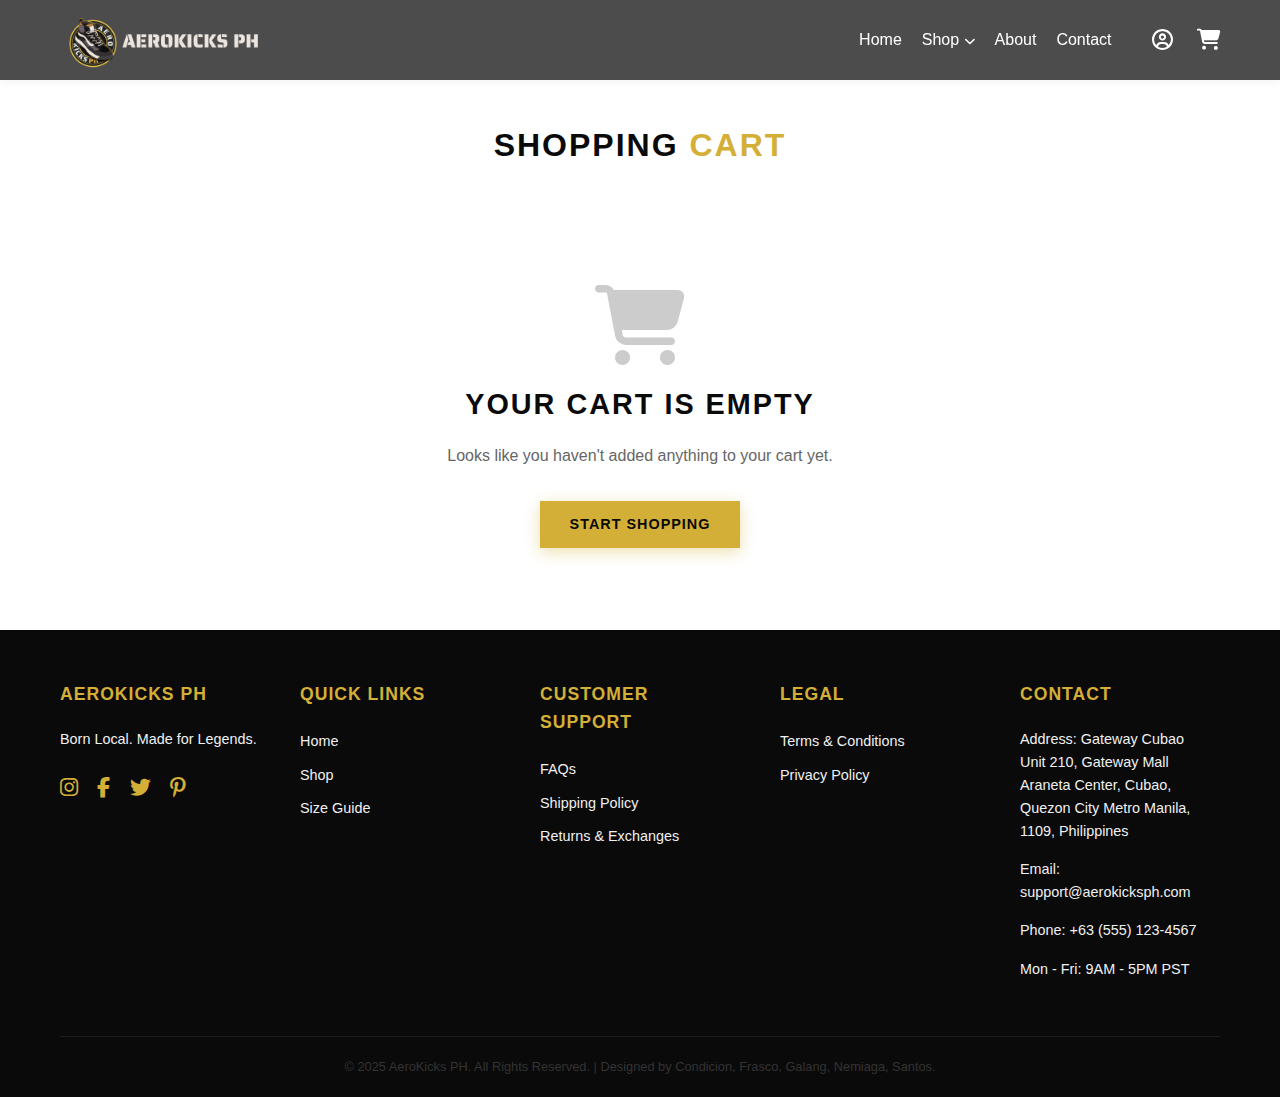
<file: cart.html>
<!DOCTYPE html>
<html lang="en">
<head>
    <meta charset="UTF-8">
    <meta name="viewport" content="width=device-width, initial-scale=1.0">
    <title>Cart | AeroKicks PH</title>
    <link rel="icon" type="image/x-icon" href="Images/LOGO.png">
    <link rel="stylesheet" href="https://cdnjs.cloudflare.com/ajax/libs/font-awesome/6.5.2/css/all.min.css">
    <link rel="stylesheet" href="style.css">     
       
</head>
<body>
    <header class="header">
        <div class="nav-container container">
            <div class="logo">
                <img src="Images/LOGO+NAME.png">
            </div>
            <ul class="nav-links">
                <li><a href="index.html">Home</a></li>
                <li class="dropdown">
                    <a href="product.html">Shop <i class="fas fa-chevron-down" style="font-size: 0.7em;"></i></a>
                    <div class="dropdown-content">
                        <a href="product.html">Footwear</a>
                        <a href="product.html">Apparel</a>
                        <a href="product.html">Accessories</a>
                        <a href="product.html">Bags</a>
                    </div>
                </li>
                <li><a href="about.html">About</a></li>
                <li><a href="contactus.html">Contact</a></li>
            </ul>
            <div class="nav-icons">
                <a href="login.html"><i class="fa-regular fa-circle-user"></i></a>
                <a href="cart.html" class="cart-icon-wrapper">
                    <i class="fas fa-shopping-cart"></i>
                    <span class="cart-counter">0</span>
                </a>
            </div>
        </div>
    </header>

    <!-- CART CONTENT -->
    <main class="cart-page">
        <div class="container">
            <h1 class="section-title">Shopping <span class="text-gold">Cart</span></h1>

            <div id="cartContent">
            </div>
        </div>
    </main>

    <!-- CHECKOUT FORM MODAL -->
    <div class="checkout-form-overlay" id="checkoutFormOverlay">
        <div class="checkout-form-container" id="checkoutFormContainer">
            <button class="checkout-form-close" onclick="closeCheckoutForm()">&times;</button>
            
            <div id="checkoutFormContent"></div>
        </div>
    </div>

  <footer id="footer" class="footer">
    <div class="container">
        <div class="footer-grid">
            <div class="footer-col">
                <h4>AeroKicks PH</h4>
                <p>Born Local. Made for Legends.</p>
                <div class="social-icons">
                    <a href="#"><i class="fab fa-instagram"></i></a>
                    <a href="#"><i class="fab fa-facebook-f"></i></a>
                    <a href="#"><i class="fab fa-twitter"></i></a>
                    <a href="#"><i class="fab fa-pinterest-p"></i></a>
                </div>
            </div>
            <div class="footer-col">
                <h4>Quick Links</h4>
                <ul>
                    <li><a href="index.html">Home</a></li>
                    <li><a href="product.html">Shop</a></li>
                    <li><a href="sizing.html">Size Guide</a></li>
                </ul>
            </div>
            <div class="footer-col">
                <h4>Customer Support</h4>
                <ul>
                    <li><a href="FAQ.html">FAQs</a></li>
                    <li><a href="Shipping.html">Shipping Policy</a></li>
                    <li><a href="returns.html">Returns & Exchanges</a></li>
                </ul>
            </div>
            
            <div class="footer-col">
                <h4>Legal</h4>
                <ul>
                    <li><a href="Terms.html">Terms & Conditions</a></li>
                    <li><a href="Privacy.html">Privacy Policy</a></li>
                </ul>
            </div>
            <div class="footer-col">
                <h4>Contact</h4>
                <p>Address: <a href="https://maps.app.goo.gl/noQskWofd6mfiit98">Gateway Cubao<br>
Unit 210, Gateway Mall
Araneta Center, Cubao, Quezon City
Metro Manila, 1109, Philippines</a></p>
                <p>Email: support@aerokicksph.com</p>
                <p>Phone: +63 (555) 123-4567</p>
                <p>Mon - Fri: 9AM - 5PM PST</p>
            </div>
        </div>
        <div class="footer-bottom">
            &copy; 2025 AeroKicks PH. All Rights Reserved. | Designed by Condicion, Frasco, Galang, Nemiaga, Santos.
        </div>
    </div>
</footer>

    <script src="products.js"></script>
    <script src="script.js"></script>
</body>
</html>
</file>
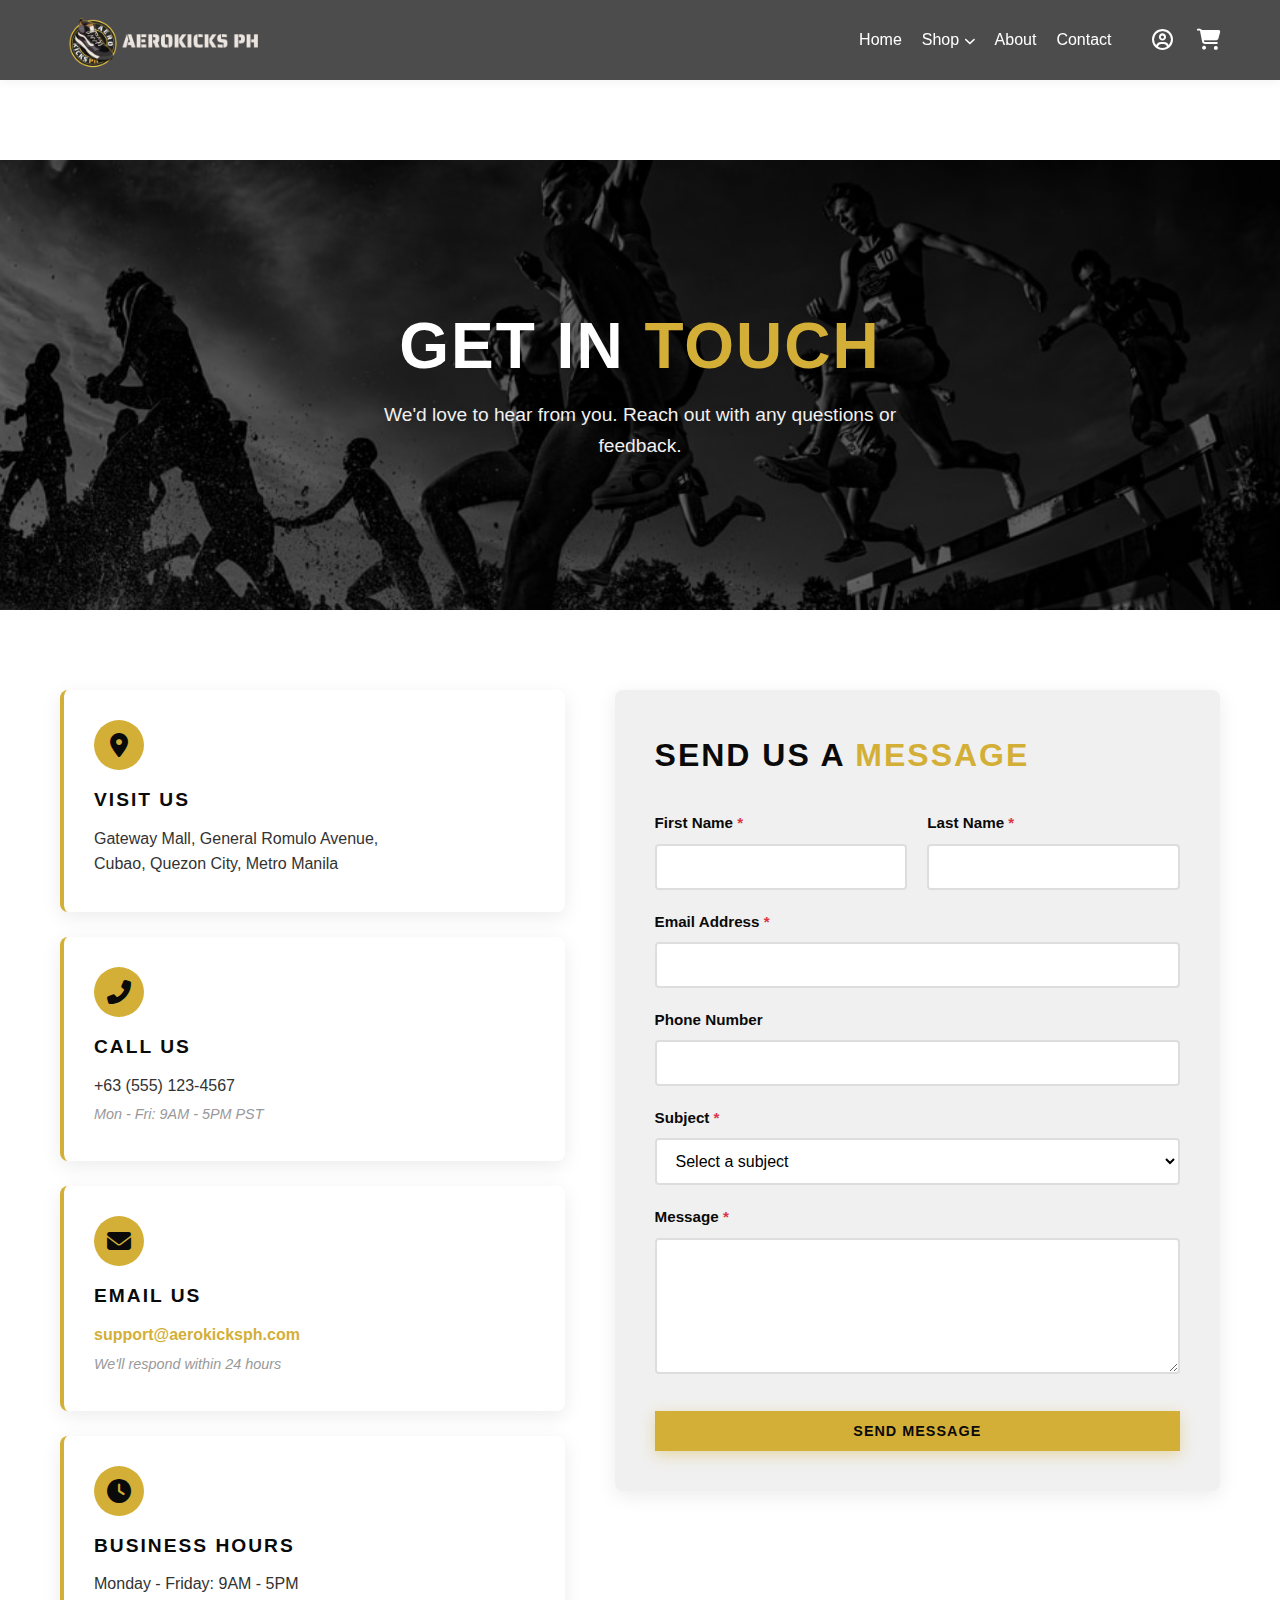
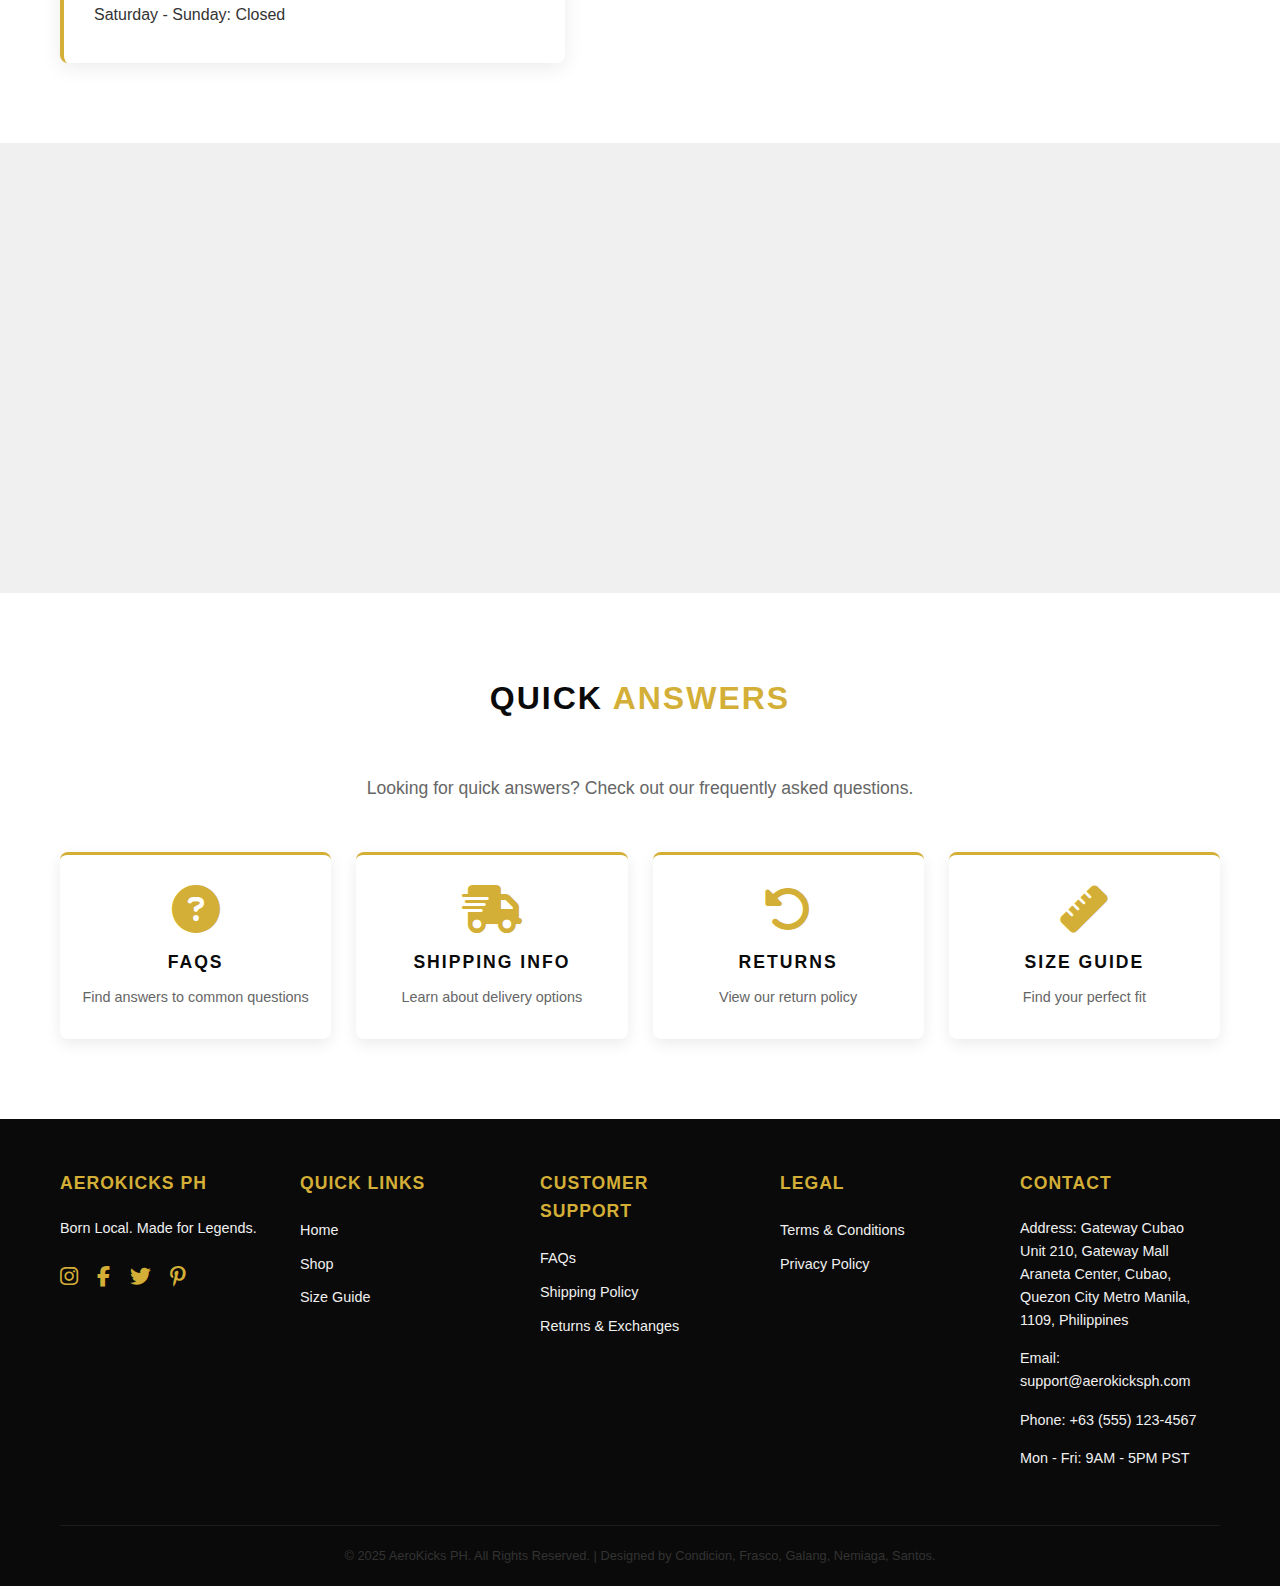
<file: contactus.html>
<!DOCTYPE html>
<html lang="en">
<head>
    <meta charset="UTF-8">
    <meta name="viewport" content="width=device-width, initial-scale=1.0">
    <title>Contact Us - AeroKicks PH</title>
    <link rel="stylesheet" href="https://cdnjs.cloudflare.com/ajax/libs/font-awesome/6.5.2/css/all.min.css">
    <link rel="stylesheet" href="style.css">
</head>
<body>
    <!-- HEADER -->
    <header class="header">
        <div class="nav-container container">
            <div class="logo">
                <img src="Images/LOGO+NAME.png" alt="AeroKicks PH Logo">
            </div>
            <ul class="nav-links">
                <li><a href="index.html">Home</a></li>
                <li class="dropdown">
                    <a href="product.html">Shop <i class="fas fa-chevron-down" style="font-size: 0.7em;"></i></a>
                    <div class="dropdown-content">
                        <a href="product.html">Footwear</a>
                        <a href="product.html">Apparel</a>
                        <a href="product.html">Accessories</a>
                        <a href="product.html">Bags</a>
                    </div>
                </li>
                <li><a href="about.html">About</a></li>
                <li><a href="contactus.html">Contact</a></li>
            </ul>
            <div class="nav-icons">
                <a href="login.html"><i class="fa-regular fa-circle-user"></i></a>
                <a href="cart.html" class="cart-icon-wrapper">
                    <i class="fas fa-shopping-cart"></i>
                    <span class="cart-counter">0</span>
                </a>
            </div>
        </div>
    </header>

    <main>
        <!-- HERO SECTION -->
        <section class="contact-hero">
            <div class="contact-hero-content">
                <h1>Get In <span class="text-gold">Touch</span></h1>
                <p>We'd love to hear from you. Reach out with any questions or feedback.</p>
            </div>
        </section>

        <!-- CONTACT INFO & FORM SECTION -->
        <section class="contact-section section-padding">
            <div class="container">
                <div class="contact-grid">
                    <!-- Contact Information -->
                    <div class="contact-info-cards">
                        <div class="contact-info-card">
                            <div class="contact-icon">
                                <i class="fas fa-map-marker-alt"></i>
                            </div>
                            <h3>Visit Us</h3>
                            <p>Gateway Mall, General Romulo Avenue,<br>Cubao, Quezon City, Metro Manila</p>
                        </div>

                        <div class="contact-info-card">
                            <div class="contact-icon">
                                <i class="fas fa-phone-alt"></i>
                            </div>
                            <h3>Call Us</h3>
                            <p>+63 (555) 123-4567</p>
                            <p class="subtext">Mon - Fri: 9AM - 5PM PST</p>
                        </div>

                        <div class="contact-info-card">
                            <div class="contact-icon">
                                <i class="fas fa-envelope"></i>
                            </div>
                            <h3>Email Us</h3>
                            <p><a href="mailto:support@aerokicksph.com">support@aerokicksph.com</a></p>
                            <p class="subtext">We'll respond within 24 hours</p>
                        </div>

                        <div class="contact-info-card">
                            <div class="contact-icon">
                                <i class="fas fa-clock"></i>
                            </div>
                            <h3>Business Hours</h3>
                            <p>Monday - Friday: 9AM - 5PM</p>
                            <p>Saturday - Sunday: Closed</p>
                        </div>
                    </div>

                    <!-- Contact Form -->
                    <div class="contact-form-wrapper">
                        <h2>Send Us a <span class="text-gold">Message</span></h2>
                        <form class="contact-form" id="contactForm">
                            <div class="form-row">
                                <div class="form-group">
                                    <label for="firstName">First Name <span class="required">*</span></label>
                                    <input type="text" id="firstName" name="firstName" required>
                                </div>
                                <div class="form-group">
                                    <label for="lastName">Last Name <span class="required">*</span></label>
                                    <input type="text" id="lastName" name="lastName" required>
                                </div>
                            </div>

                            <div class="form-group">
                                <label for="email">Email Address <span class="required">*</span></label>
                                <input type="email" id="email" name="email" required>
                            </div>

                            <div class="form-group">
                                <label for="phone">Phone Number</label>
                                <input type="tel" id="phone" name="phone">
                            </div>

                            <div class="form-group">
                                <label for="subject">Subject <span class="required">*</span></label>
                                <select id="subject" name="subject" required>
                                    <option value="">Select a subject</option>
                                    <option value="general">General Inquiry</option>
                                    <option value="order">Order Status</option>
                                    <option value="product">Product Information</option>
                                    <option value="returns">Returns & Exchanges</option>
                                    <option value="feedback">Feedback</option>
                                    <option value="other">Other</option>
                                </select>
                            </div>

                            <div class="form-group">
                                <label for="message">Message <span class="required">*</span></label>
                                <textarea id="message" name="message" rows="6" required></textarea>
                            </div>

                            <button type="submit" class="btn-primary">Send Message</button>
                        </form>

                        <!-- Success Message -->
                        <div class="form-success-message" id="successMessage">
                            <i class="fas fa-check-circle"></i>
                            <h3>Message Sent Successfully!</h3>
                            <p>Thank you for contacting us. We'll get back to you soon.</p>
                        </div>
                    </div>
                </div>
            </div>
        </section>

        <!-- MAP SECTION -->
        <section class="map-section">
            <div class="map-container">
                <iframe 
                    src="https://www.google.com/maps/embed?pb=!1m18!1m12!1m3!1d3860.3076392896947!2d121.0514!3d14.6212!2m3!1f0!2f0!3f0!3m2!1i1024!2i768!4f13.1!3m3!1m2!1s0x3397b7e0e6b2eb5d%3A0x8b01e358c47a8d16!2sGateway%20Mall!5e0!3m2!1sen!2sph!4v1234567890" 
                    width="100%" 
                    height="450" 
                    style="border:0;" 
                    allowfullscreen="" 
                    loading="lazy" 
                    referrerpolicy="no-referrer-when-downgrade">
                </iframe>
            </div>
        </section>

        <!-- FAQ QUICK LINKS -->
        <section class="contact-faq section-padding">
            <div class="container">
                <h2 class="section-title">Quick <span class="text-gold">Answers</span></h2>
                <p class="faq-subtitle">Looking for quick answers? Check out our frequently asked questions.</p>
                <div class="faq-links-grid">
                    <a href="FAQ.html" class="faq-link-card">
                        <i class="fas fa-question-circle"></i>
                        <h4>FAQs</h4>
                        <p>Find answers to common questions</p>
                    </a>
                    <a href="Shipping.html" class="faq-link-card">
                        <i class="fas fa-shipping-fast"></i>
                        <h4>Shipping Info</h4>
                        <p>Learn about delivery options</p>
                    </a>
                    <a href="returns.html" class="faq-link-card">
                        <i class="fas fa-undo-alt"></i>
                        <h4>Returns</h4>
                        <p>View our return policy</p>
                    </a>
                    <a href="sizing.html" class="faq-link-card">
                        <i class="fas fa-ruler"></i>
                        <h4>Size Guide</h4>
                        <p>Find your perfect fit</p>
                    </a>
                </div>
            </div>
        </section>
    </main>

    <!-- FOOTER -->
  <footer id="footer" class="footer">
    <div class="container">
        <div class="footer-grid">
            <div class="footer-col">
                <h4>AeroKicks PH</h4>
                <p>Born Local. Made for Legends.</p>
                <div class="social-icons">
                    <a href="#"><i class="fab fa-instagram"></i></a>
                    <a href="#"><i class="fab fa-facebook-f"></i></a>
                    <a href="#"><i class="fab fa-twitter"></i></a>
                    <a href="#"><i class="fab fa-pinterest-p"></i></a>
                </div>
            </div>
            <div class="footer-col">
                <h4>Quick Links</h4>
                <ul>
                    <li><a href="index.html">Home</a></li>
                    <li><a href="product.html">Shop</a></li>
                    <li><a href="sizing.html">Size Guide</a></li>
                </ul>
            </div>
            <div class="footer-col">
                <h4>Customer Support</h4>
                <ul>
                    <li><a href="FAQ.html">FAQs</a></li>
                    <li><a href="Shipping.html">Shipping Policy</a></li>
                    <li><a href="returns.html">Returns & Exchanges</a></li>
                </ul>
            </div>
            
            <div class="footer-col">
                <h4>Legal</h4>
                <ul>
                    <li><a href="Terms.html">Terms & Conditions</a></li>
                    <li><a href="Privacy.html">Privacy Policy</a></li>
                </ul>
            </div>
            <div class="footer-col">
                <h4>Contact</h4>
                <p>Address: <a href="https://maps.app.goo.gl/noQskWofd6mfiit98">Gateway Cubao<br>
Unit 210, Gateway Mall
Araneta Center, Cubao, Quezon City
Metro Manila, 1109, Philippines</a></p>
                <p>Email: support@aerokicksph.com</p>
                <p>Phone: +63 (555) 123-4567</p>
                <p>Mon - Fri: 9AM - 5PM PST</p>
            </div>
        </div>
        <div class="footer-bottom">
            &copy; 2025 AeroKicks PH. All Rights Reserved. | Designed by Condicion, Frasco, Galang, Nemiaga, Santos.
        </div>
    </div>
</footer>

    <script src="script.js"></script>
    <script>
        // Contact Form Handling
        document.getElementById('contactForm').addEventListener('submit', function(e) {
            e.preventDefault();
            
            // Hide form and show success message
            document.querySelector('.contact-form').style.display = 'none';
            document.getElementById('successMessage').style.display = 'block';
            
            // Reset form after 3 seconds and show it again
            setTimeout(function() {
                document.querySelector('.contact-form').reset();
                document.querySelector('.contact-form').style.display = 'block';
                document.getElementById('successMessage').style.display = 'none';
            }, 5000);
        });
    </script>
</body>
</html>
</file>
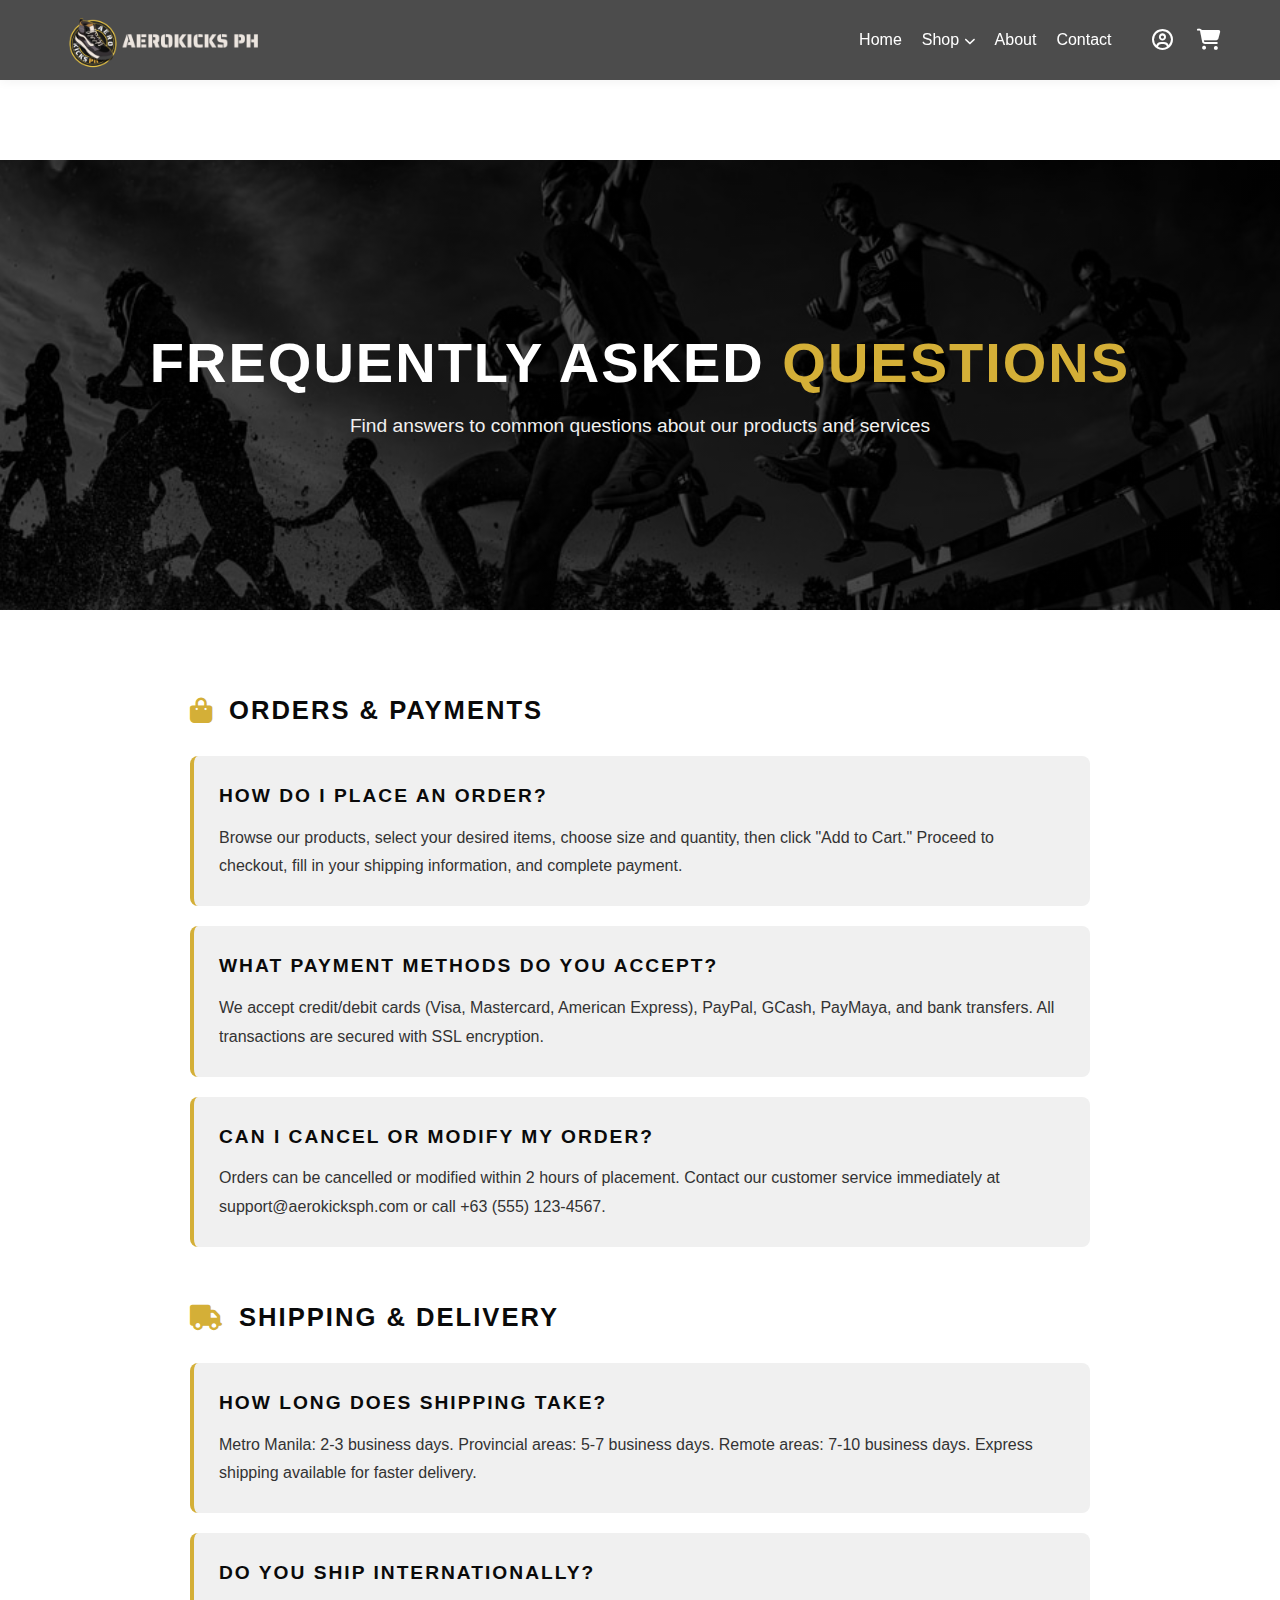
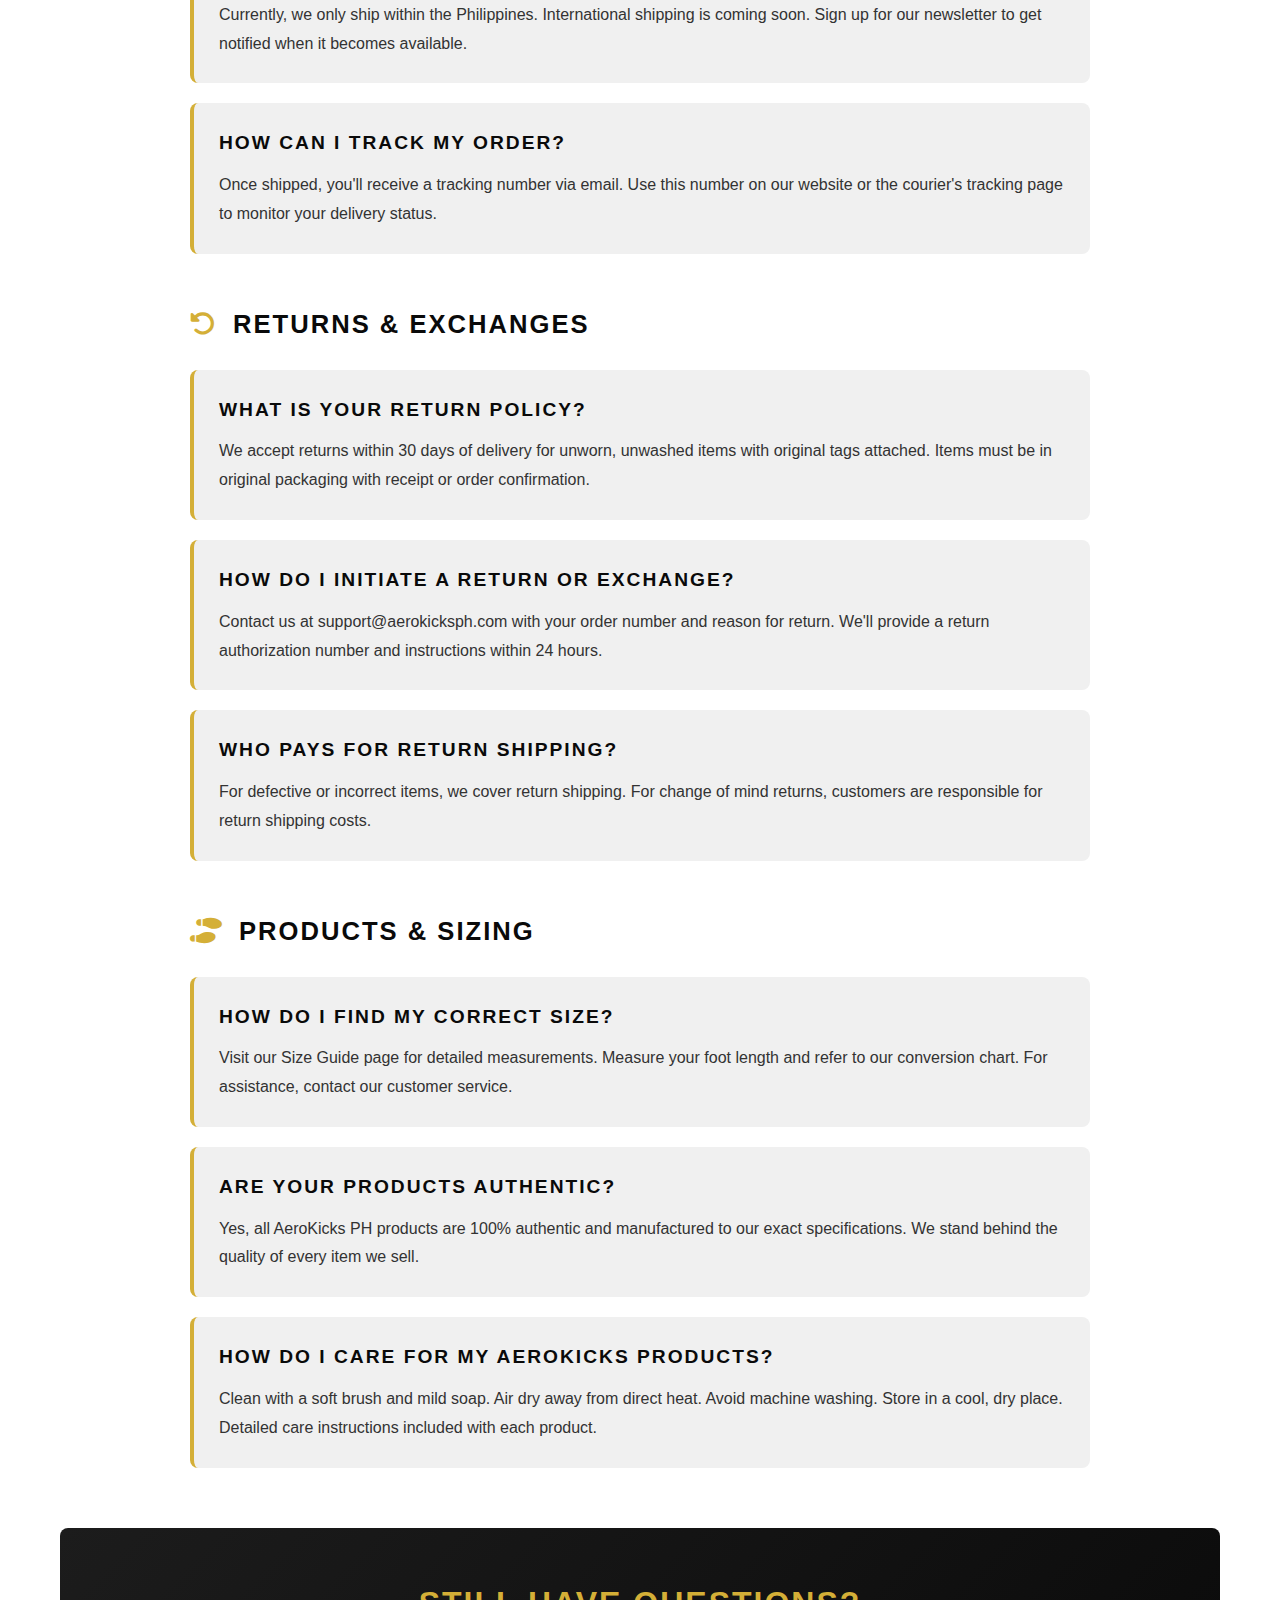
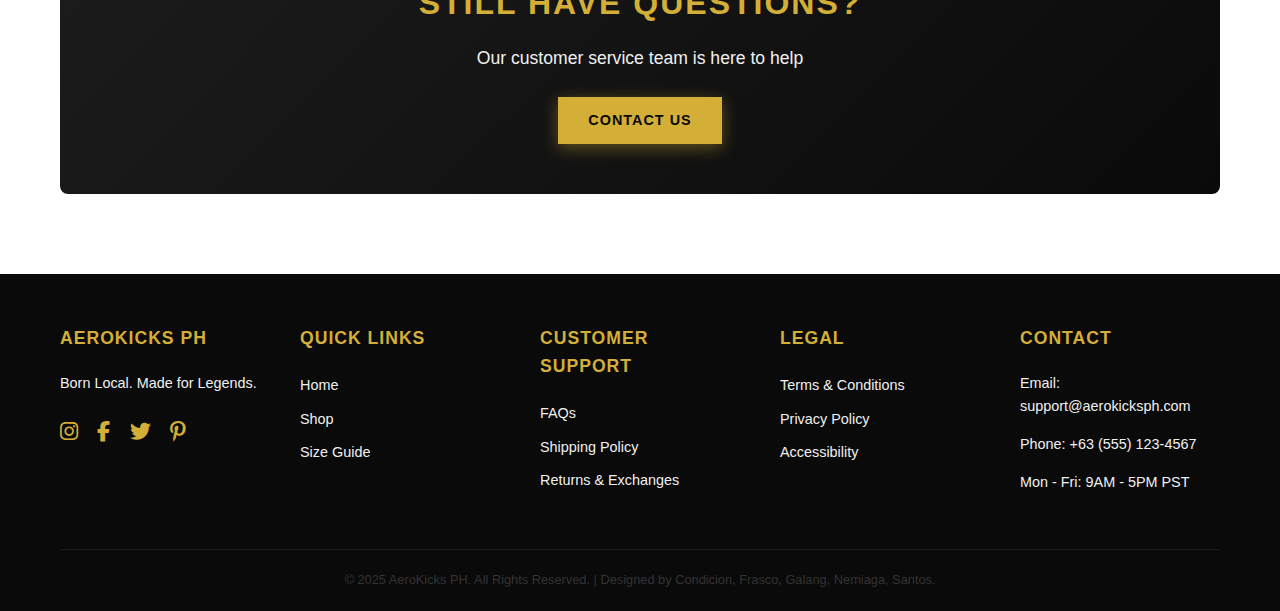
<file: FAQ.html>
<!DOCTYPE html>
<html lang="en">
<head>
    <meta charset="UTF-8">
    <meta name="viewport" content="width=device-width, initial-scale=1.0">
    <title>FAQs - AeroKicks PH</title>
    <link rel="icon" type="image/x-icon" href="Images/LOGO.png">
    <link rel="stylesheet" href="https://cdnjs.cloudflare.com/ajax/libs/font-awesome/6.5.2/css/all.min.css">
    <link rel="stylesheet" href="style.css">
</head>
<body>
<header class="header">
        <div class="nav-container container">
            <div class="logo">
                <img src="Images/LOGO+NAME.png">
            </div>
            <ul class="nav-links">
                <li><a href="index.html">Home</a></li>
                <li class="dropdown">
                    <a href="product.html">Shop <i class="fas fa-chevron-down" style="font-size: 0.7em;"></i></a>
                    <div class="dropdown-content">
                        <a href="product.html">Footwear</a>
                        <a href="product.html">Apparel</a>
                        <a href="product.html">Essentials</a>
                    </div>
                </li>
                <li><a href="about.html">About</a></li>
                <li><a href="contactus.html">Contact</a></li>
            </ul>
            <div class="nav-icons">
                <a href="login.html"><i class="fa-regular fa-circle-user"></i></a>
                <a href="cart.html" class="cart-icon-wrapper">
                    <i class="fas fa-shopping-cart"></i>
                    <span class="cart-counter">0</span>
                </a>
            </div>
        </div>
    </header>

    <main>
        <section class="policy-hero">
            <div class="policy-hero-content">
                <h1>Frequently Asked <span class="text-gold">Questions</span></h1>
                <p>Find answers to common questions about our products and services</p>
            </div>
        </section>

        <section class="policy-content section-padding">
            <div class="container">
                <div class="policy-container">
                    <div class="faq-category">
                        <h2><i class="fas fa-shopping-bag"></i> Orders & Payments</h2>
                        
                        <div class="faq-item">
                            <h3>How do I place an order?</h3>
                            <p>Browse our products, select your desired items, choose size and quantity, then click "Add to Cart." Proceed to checkout, fill in your shipping information, and complete payment.</p>
                        </div>

                        <div class="faq-item">
                            <h3>What payment methods do you accept?</h3>
                            <p>We accept credit/debit cards (Visa, Mastercard, American Express), PayPal, GCash, PayMaya, and bank transfers. All transactions are secured with SSL encryption.</p>
                        </div>

                        <div class="faq-item">
                            <h3>Can I cancel or modify my order?</h3>
                            <p>Orders can be cancelled or modified within 2 hours of placement. Contact our customer service immediately at support@aerokicksph.com or call +63 (555) 123-4567.</p>
                        </div>
                    </div>

                    <div class="faq-category">
                        <h2><i class="fas fa-truck"></i> Shipping & Delivery</h2>
                        
                        <div class="faq-item">
                            <h3>How long does shipping take?</h3>
                            <p>Metro Manila: 2-3 business days. Provincial areas: 5-7 business days. Remote areas: 7-10 business days. Express shipping available for faster delivery.</p>
                        </div>

                        <div class="faq-item">
                            <h3>Do you ship internationally?</h3>
                            <p>Currently, we only ship within the Philippines. International shipping is coming soon. Sign up for our newsletter to get notified when it becomes available.</p>
                        </div>

                        <div class="faq-item">
                            <h3>How can I track my order?</h3>
                            <p>Once shipped, you'll receive a tracking number via email. Use this number on our website or the courier's tracking page to monitor your delivery status.</p>
                        </div>
                    </div>

                    <div class="faq-category">
                        <h2><i class="fas fa-undo-alt"></i> Returns & Exchanges</h2>
                        
                        <div class="faq-item">
                            <h3>What is your return policy?</h3>
                            <p>We accept returns within 30 days of delivery for unworn, unwashed items with original tags attached. Items must be in original packaging with receipt or order confirmation.</p>
                        </div>

                        <div class="faq-item">
                            <h3>How do I initiate a return or exchange?</h3>
                            <p>Contact us at support@aerokicksph.com with your order number and reason for return. We'll provide a return authorization number and instructions within 24 hours.</p>
                        </div>

                        <div class="faq-item">
                            <h3>Who pays for return shipping?</h3>
                            <p>For defective or incorrect items, we cover return shipping. For change of mind returns, customers are responsible for return shipping costs.</p>
                        </div>
                    </div>

                    <div class="faq-category">
                        <h2><i class="fas fa-shoe-prints"></i> Products & Sizing</h2>
                        
                        <div class="faq-item">
                            <h3>How do I find my correct size?</h3>
                            <p>Visit our <a href="sizing.html">Size Guide</a> page for detailed measurements. Measure your foot length and refer to our conversion chart. For assistance, contact our customer service.</p>
                        </div>

                        <div class="faq-item">
                            <h3>Are your products authentic?</h3>
                            <p>Yes, all AeroKicks PH products are 100% authentic and manufactured to our exact specifications. We stand behind the quality of every item we sell.</p>
                        </div>

                        <div class="faq-item">
                            <h3>How do I care for my AeroKicks products?</h3>
                            <p>Clean with a soft brush and mild soap. Air dry away from direct heat. Avoid machine washing. Store in a cool, dry place. Detailed care instructions included with each product.</p>
                        </div>
                    </div>
                </div>

                <div class="policy-cta">
                    <h3>Still have questions?</h3>
                    <p>Our customer service team is here to help</p>
                    <a href="contactus.html" class="btn-primary">Contact Us</a>
                </div>
            </div>
        </section>
    </main>

    <footer id="footer" class="footer">
        <div class="container">
            <div class="footer-grid">
                <div class="footer-col">
                    <h4>AeroKicks PH</h4>
                    <p>Born Local. Made for Legends.</p>
                    <div class="social-icons">
                        <a href="#"><i class="fab fa-instagram"></i></a>
                        <a href="#"><i class="fab fa-facebook-f"></i></a>
                        <a href="#"><i class="fab fa-twitter"></i></a>
                        <a href="#"><i class="fab fa-pinterest-p"></i></a>
                    </div>
                </div>
                <div class="footer-col">
                    <h4>Quick Links</h4>
                    <ul>
                        <li><a href="index.html">Home</a></li>
                        <li><a href="product.html">Shop</a></li>
                        <li><a href="sizing.html">Size Guide</a></li>
                    </ul>
                </div>
                <div class="footer-col">
                    <h4>Customer Support</h4>
                    <ul>
                        <li><a href="FAQ.html">FAQs</a></li>
                        <li><a href="Shipping.html">Shipping Policy</a></li>
                        <li><a href="returns.html">Returns & Exchanges</a></li>
                    </ul>
                </div>
                <div class="footer-col">
                    <h4>Legal</h4>
                    <ul>
                        <li><a href="Terms.html">Terms & Conditions</a></li>
                        <li><a href="Privacy.html">Privacy Policy</a></li>
                        <li><a href="Accessibility.html">Accessibility</a></li>
                    </ul>
                </div>
                <div class="footer-col">
                    <h4>Contact</h4>
                    <p>Email: <a href="mailto:support@aerokicksph.com">support@aerokicksph.com</a></p>
                    <p>Phone: +63 (555) 123-4567</p>
                    <p>Mon - Fri: 9AM - 5PM PST</p>
                </div>
            </div>
            <div class="footer-bottom">
                &copy; 2025 AeroKicks PH. All Rights Reserved. | Designed by Condicion, Frasco, Galang, Nemiaga, Santos.
            </div>
        </div>
    </footer>

    <script src="script.js"></script>
</body>
</html>
</file>
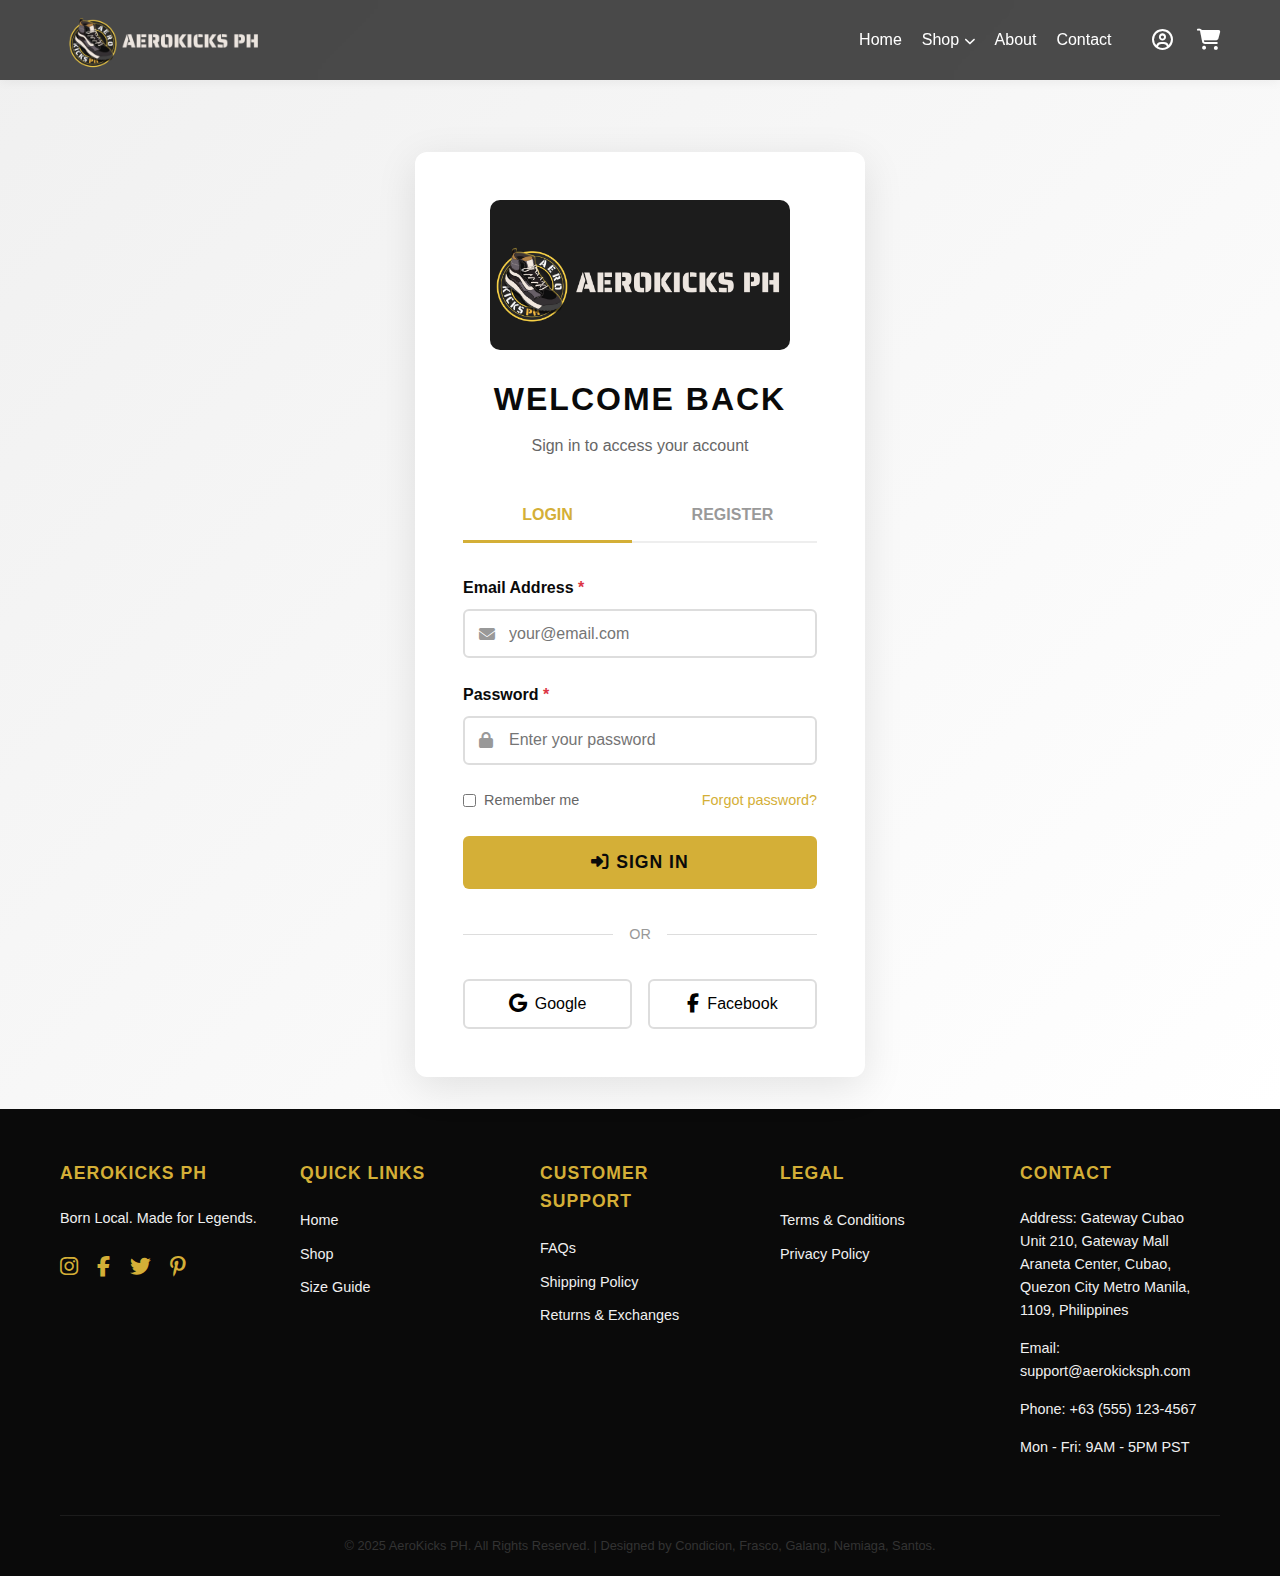
<file: login.html>
<!DOCTYPE html>
<html lang="en">
<head>
    <meta charset="UTF-8">
    <meta name="viewport" content="width=device-width, initial-scale=1.0">
    <title>Profile | AeroKicks PH</title>
    <link rel="icon" type="image/x-icon" href="Images/LOGO.png">
    <link rel="stylesheet" href="https://cdnjs.cloudflare.com/ajax/libs/font-awesome/6.5.2/css/all.min.css">
    <link rel="stylesheet" href="style.css">
</head>
<body>
    <!-- HEADER -->
<header class="header">
        <div class="nav-container container">
            <div class="logo">
                <img src="Images/LOGO+NAME.png">
            </div>
            <ul class="nav-links">
                <li><a href="index.html">Home</a></li>
                <li class="dropdown">
                    <a href="product.html">Shop <i class="fas fa-chevron-down" style="font-size: 0.7em;"></i></a>
                    <div class="dropdown-content">
                        <a href="product.html">Footwear</a>
                        <a href="product.html">Apparel</a>
                        <a href="product.html">Essentials</a>
                    </div>
                </li>
                <li><a href="about.html">About</a></li>
                <li><a href="contactus.html">Contact</a></li>
            </ul>
            <div class="nav-icons">
                <a href="login.html"><i class="fa-regular fa-circle-user"></i></a>
                <a href="cart.html" class="cart-icon-wrapper">
                    <i class="fas fa-shopping-cart"></i>
                    <span class="cart-counter">0</span>
                </a>
            </div>
        </div>
    </header>

    <!-- MAIN CONTENT -->
    <main class="login-page">
        <!-- AUTH CONTAINER (Login/Register Forms) -->
        <div class="auth-container" id="authContainer">
            <div class="auth-header">
                <img src="Images/LOGO+NAME.png" alt="AeroKicks PH" class="logo-small">
                <h1>Welcome Back</h1>
                <p>Sign in to access your account</p>
            </div>

            <!-- Auth Tabs -->
            <div class="auth-tabs">
                <button class="auth-tab active" onclick="switchAuthTab('login')">Login</button>
                <button class="auth-tab" onclick="switchAuthTab('register')">Register</button>
            </div>

            <!-- LOGIN FORM -->
            <form class="auth-form active" id="loginForm" onsubmit="handleLogin(event)">
                <div class="form-group">
                    <label>Email Address <span class="required">*</span></label>
                    <div class="input-with-icon">
                        <i class="fas fa-envelope"></i>
                        <input type="email" name="email" required placeholder="your@email.com">
                    </div>
                </div>

                <div class="form-group">
                    <label>Password <span class="required">*</span></label>
                    <div class="input-with-icon">
                        <i class="fas fa-lock"></i>
                        <input type="password" name="password" required placeholder="Enter your password">
                    </div>
                </div>

                <div class="form-options">
                    <label>
                        <input type="checkbox" name="remember">
                        Remember me
                    </label>
                    <a href="#">Forgot password?</a>
                </div>

                <button type="submit" class="btn-auth">
                    <i class="fas fa-sign-in-alt"></i> Sign In
                </button>

                <div class="auth-divider">
                    <span>OR</span>
                </div>

                <div class="social-login">
                    <button type="button" class="btn-social">
                        <i class="fab fa-google"></i> Google
                    </button>
                    <button type="button" class="btn-social">
                        <i class="fab fa-facebook-f"></i> Facebook
                    </button>
                </div>
            </form>

            <!-- REGISTER FORM -->
            <form class="auth-form" id="registerForm" onsubmit="handleRegister(event)">
                <div class="form-group">
                    <label>Full Name <span class="required">*</span></label>
                    <div class="input-with-icon">
                        <i class="fas fa-user"></i>
                        <input type="text" name="fullName" required placeholder="Juan Dela Cruz">
                    </div>
                </div>

                <div class="form-group">
                    <label>Email Address <span class="required">*</span></label>
                    <div class="input-with-icon">
                        <i class="fas fa-envelope"></i>
                        <input type="email" name="email" required placeholder="your@email.com">
                    </div>
                </div>

                <div class="form-group">
                    <label>Phone Number <span class="required">*</span></label>
                    <div class="input-with-icon">
                        <i class="fas fa-phone"></i>
                        <input type="tel" name="phone" required placeholder="+63 9XX XXX XXXX">
                    </div>
                </div>

                <div class="form-group">
                    <label>Password <span class="required">*</span></label>
                    <div class="input-with-icon">
                        <i class="fas fa-lock"></i>
                        <input type="password" name="password" required placeholder="Create a password">
                    </div>
                </div>

                <div class="form-group">
                    <label>Confirm Password <span class="required">*</span></label>
                    <div class="input-with-icon">
                        <i class="fas fa-lock"></i>
                        <input type="password" name="confirmPassword" required placeholder="Confirm password">
                    </div>
                </div>

                <button type="submit" class="btn-auth">
                    <i class="fas fa-user-plus"></i> Create Account
                </button>

                <div class="auth-divider">
                    <span>OR</span>
                </div>

                <div class="social-login">
                    <button type="button" class="btn-social">
                        <i class="fab fa-google"></i> Google
                    </button>
                    <button type="button" class="btn-social">
                        <i class="fab fa-facebook-f"></i> Facebook
                    </button>
                </div>
            </form>
        </div>

        <!-- PROFILE CONTAINER (Shown after login) -->
        <div class="profile-container" id="profileContainer">
            <div class="profile-header">
                <div class="profile-avatar" id="profileAvatar">JD</div>
                <div class="profile-info">
                    <h2 id="profileName">Juan Dela Cruz</h2>
                    <p id="profileEmail">juan@email.com</p>
                    <p style="color: var(--color-gold); margin-top: 0.5rem;">
                        <i class="fas fa-star"></i> Member since <span id="memberSince">Jan 2025</span>
                    </p>
                </div>
            </div>

            <!-- Personal Information Section -->
            <div class="profile-section">
                <h3>Personal Information</h3>
                <div class="profile-details">
                    <div class="profile-detail-item">
                        <label>Full Name</label>
                        <div class="value" id="detailName">Juan Dela Cruz</div>
                    </div>
                    <div class="profile-detail-item">
                        <label>Email Address</label>
                        <div class="value" id="detailEmail">juan@email.com</div>
                    </div>
                    <div class="profile-detail-item">
                        <label>Phone Number</label>
                        <div class="value" id="detailPhone">+63 917 123 4567</div>
                    </div>
                    <div class="profile-detail-item">
                        <label>Member Since</label>
                        <div class="value" id="detailMemberSince">January 15, 2025</div>
                    </div>
                </div>
            </div>

            <!-- Order History Section -->
            <div class="profile-section">
                <h3>Recent Orders</h3>
                <div class="order-history" id="orderHistory">
                    <p style="text-align: center; color: #666;">No orders yet. Start shopping!</p>
                </div>
            </div>

            <!-- Profile Actions -->
            <div class="profile-actions">
                <button class="btn-edit-profile">
                    <i class="fas fa-edit"></i> Edit Profile
                </button>
                <button class="btn-logout" onclick="handleLogout()">
                    <i class="fas fa-sign-out-alt"></i> Logout
                </button>
            </div>
        </div>
    </main>

    <!-- FOOTER -->
  <footer id="footer" class="footer">
    <div class="container">
        <div class="footer-grid">
            <div class="footer-col">
                <h4>AeroKicks PH</h4>
                <p>Born Local. Made for Legends.</p>
                <div class="social-icons">
                    <a href="#"><i class="fab fa-instagram"></i></a>
                    <a href="#"><i class="fab fa-facebook-f"></i></a>
                    <a href="#"><i class="fab fa-twitter"></i></a>
                    <a href="#"><i class="fab fa-pinterest-p"></i></a>
                </div>
            </div>
            <div class="footer-col">
                <h4>Quick Links</h4>
                <ul>
                    <li><a href="index.html">Home</a></li>
                    <li><a href="product.html">Shop</a></li>
                    <li><a href="sizing.html">Size Guide</a></li>
                </ul>
            </div>
            <div class="footer-col">
                <h4>Customer Support</h4>
                <ul>
                    <li><a href="FAQ.html">FAQs</a></li>
                    <li><a href="Shipping.html">Shipping Policy</a></li>
                    <li><a href="returns.html">Returns & Exchanges</a></li>
                </ul>
            </div>
            
            <div class="footer-col">
                <h4>Legal</h4>
                <ul>
                    <li><a href="Terms.html">Terms & Conditions</a></li>
                    <li><a href="Privacy.html">Privacy Policy</a></li>
                </ul>
            </div>
            <div class="footer-col">
                <h4>Contact</h4>
                <p>Address: <a href="https://maps.app.goo.gl/noQskWofd6mfiit98">Gateway Cubao<br>
Unit 210, Gateway Mall
Araneta Center, Cubao, Quezon City
Metro Manila, 1109, Philippines</a></p>
                <p>Email: support@aerokicksph.com</p>
                <p>Phone: +63 (555) 123-4567</p>
                <p>Mon - Fri: 9AM - 5PM PST</p>
            </div>
        </div>
        <div class="footer-bottom">
            &copy; 2025 AeroKicks PH. All Rights Reserved. | Designed by Condicion, Frasco, Galang, Nemiaga, Santos.
        </div>
    </div>
</footer>

    <script src="products.js"></script>
    <script src="script.js"></script>
</body>
</html>
</file>
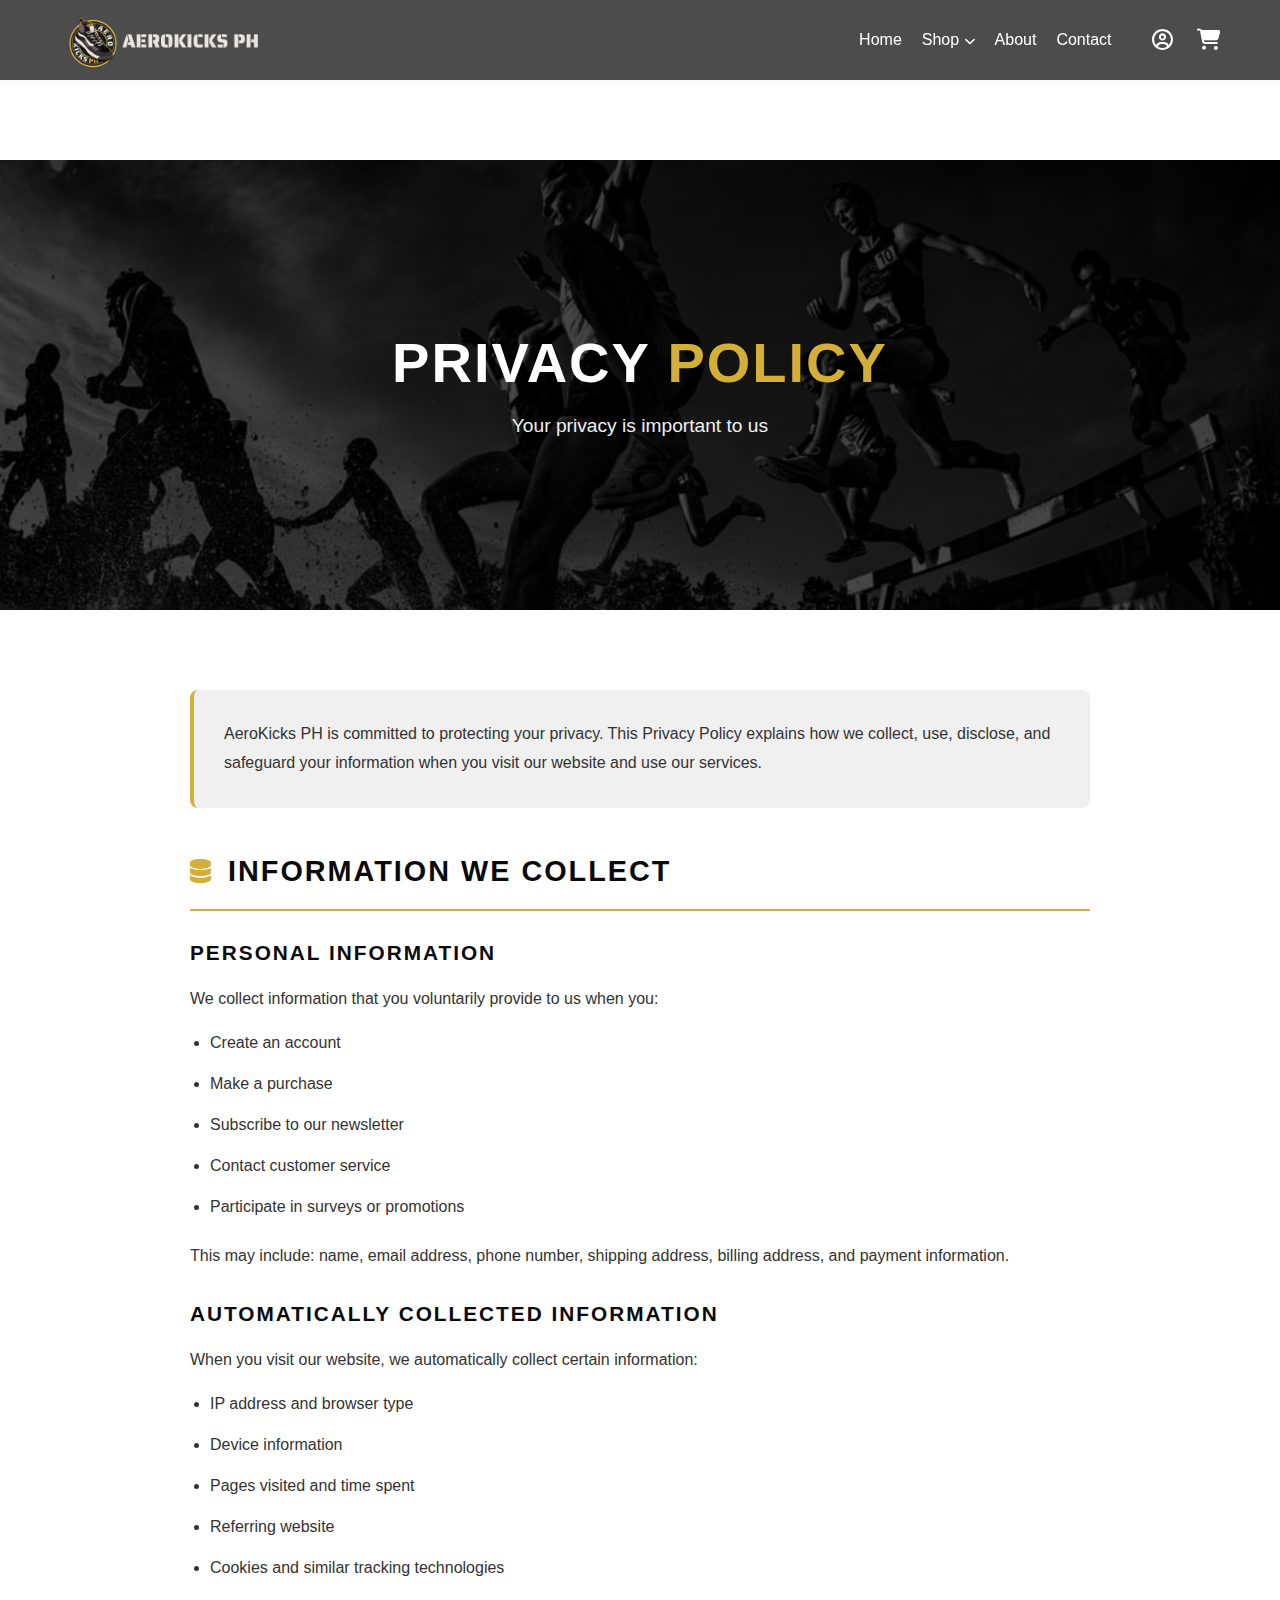
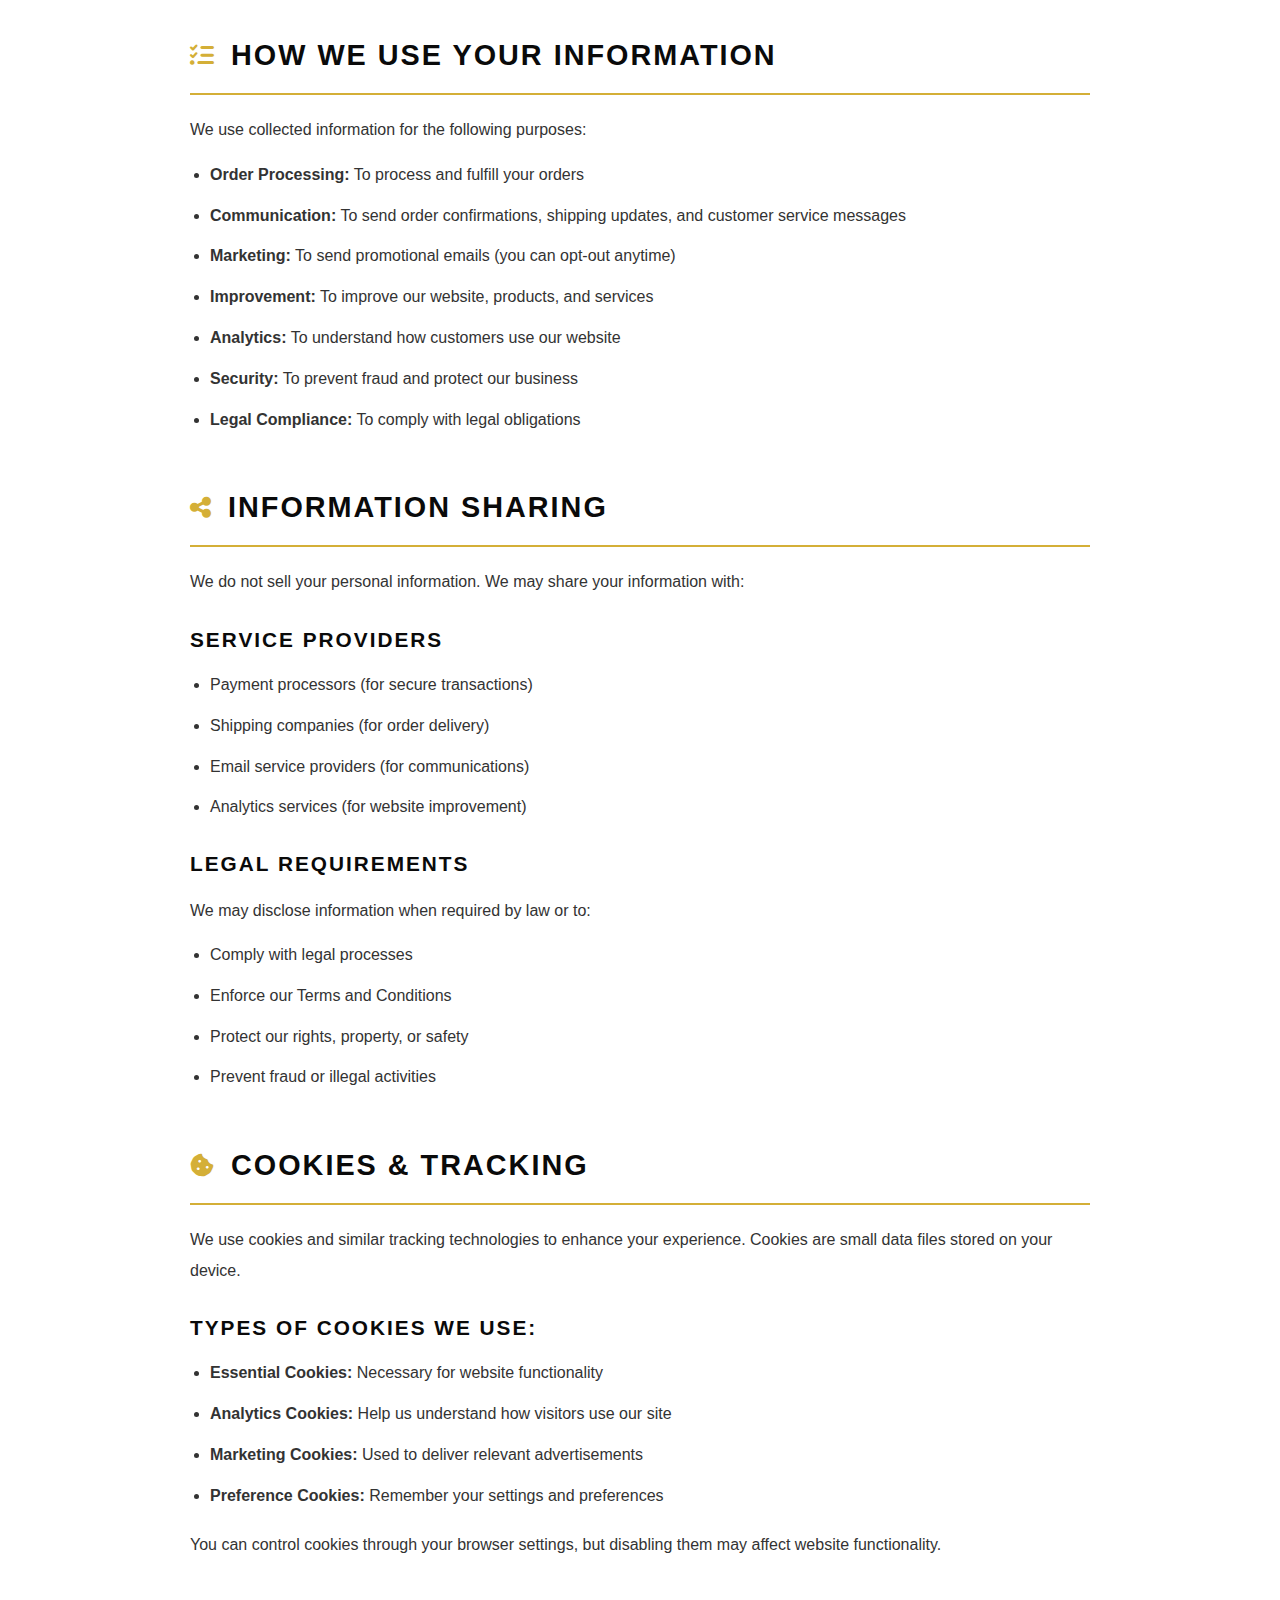
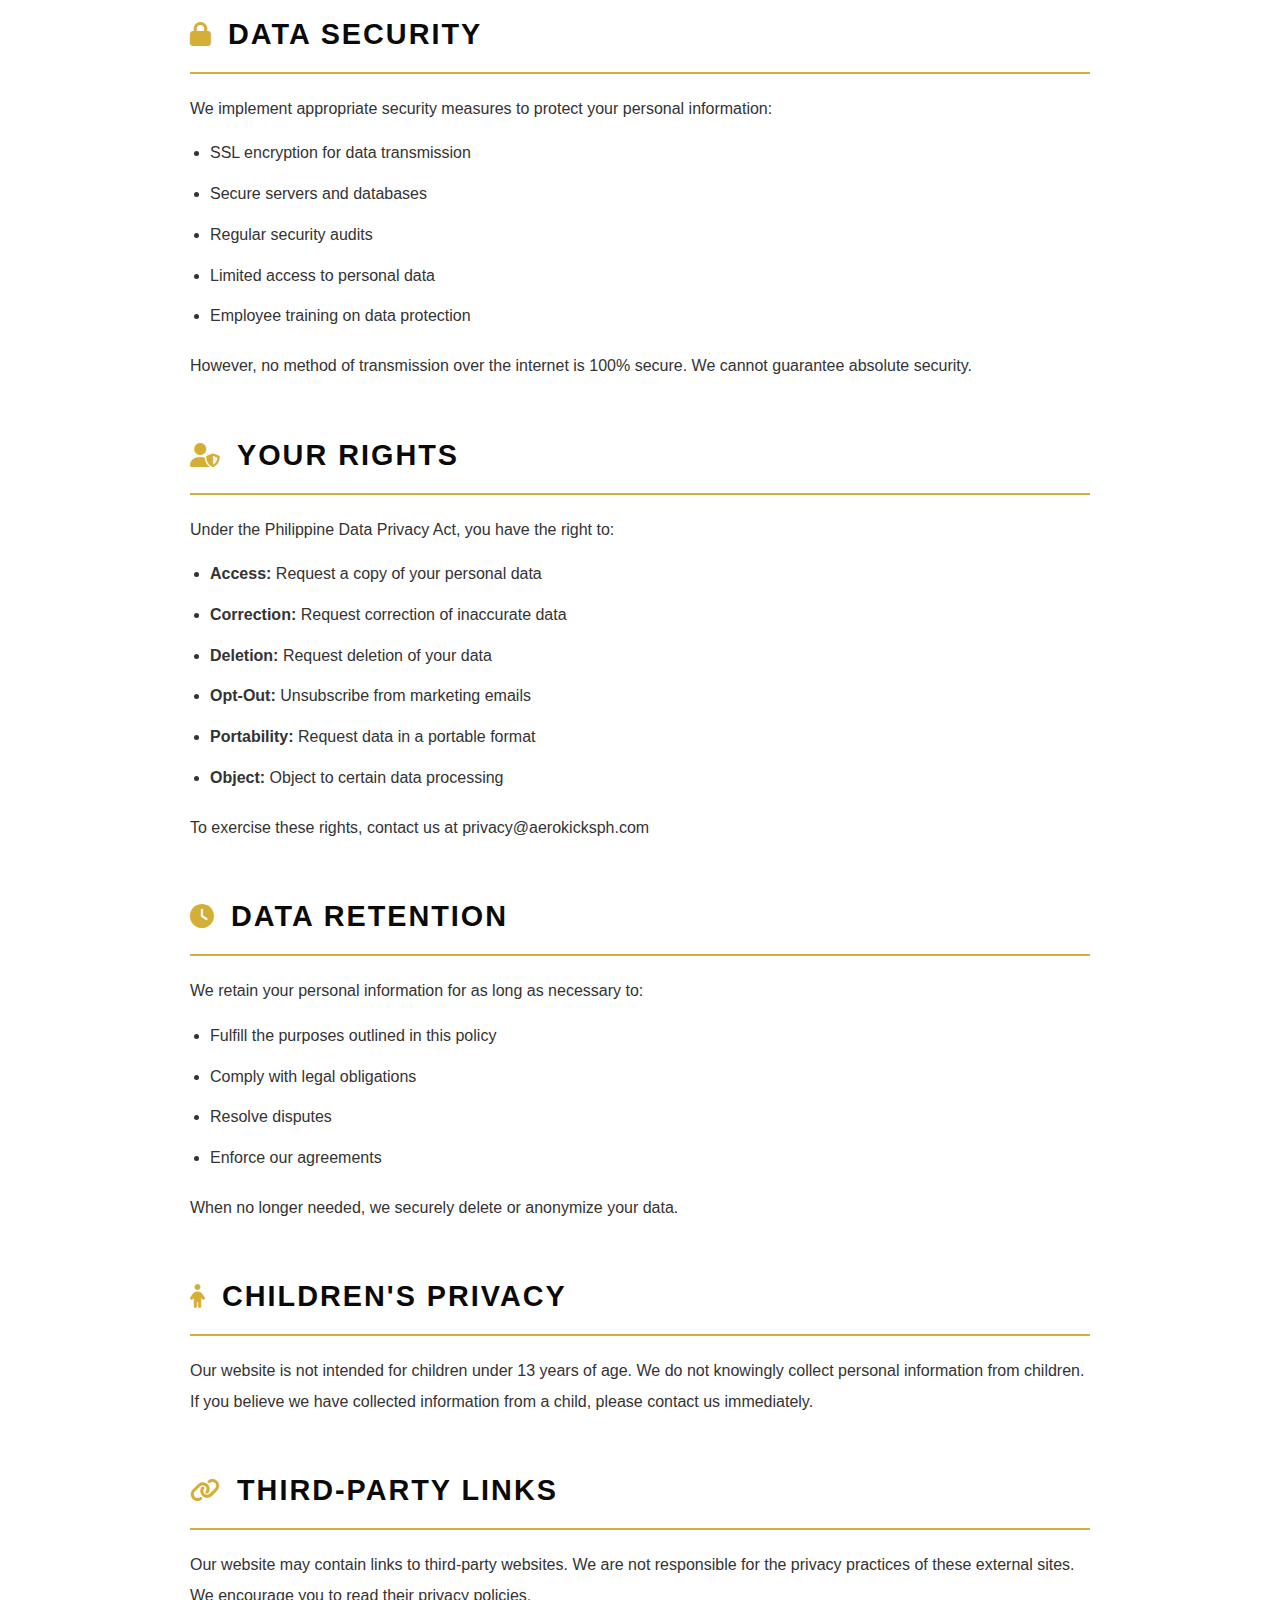
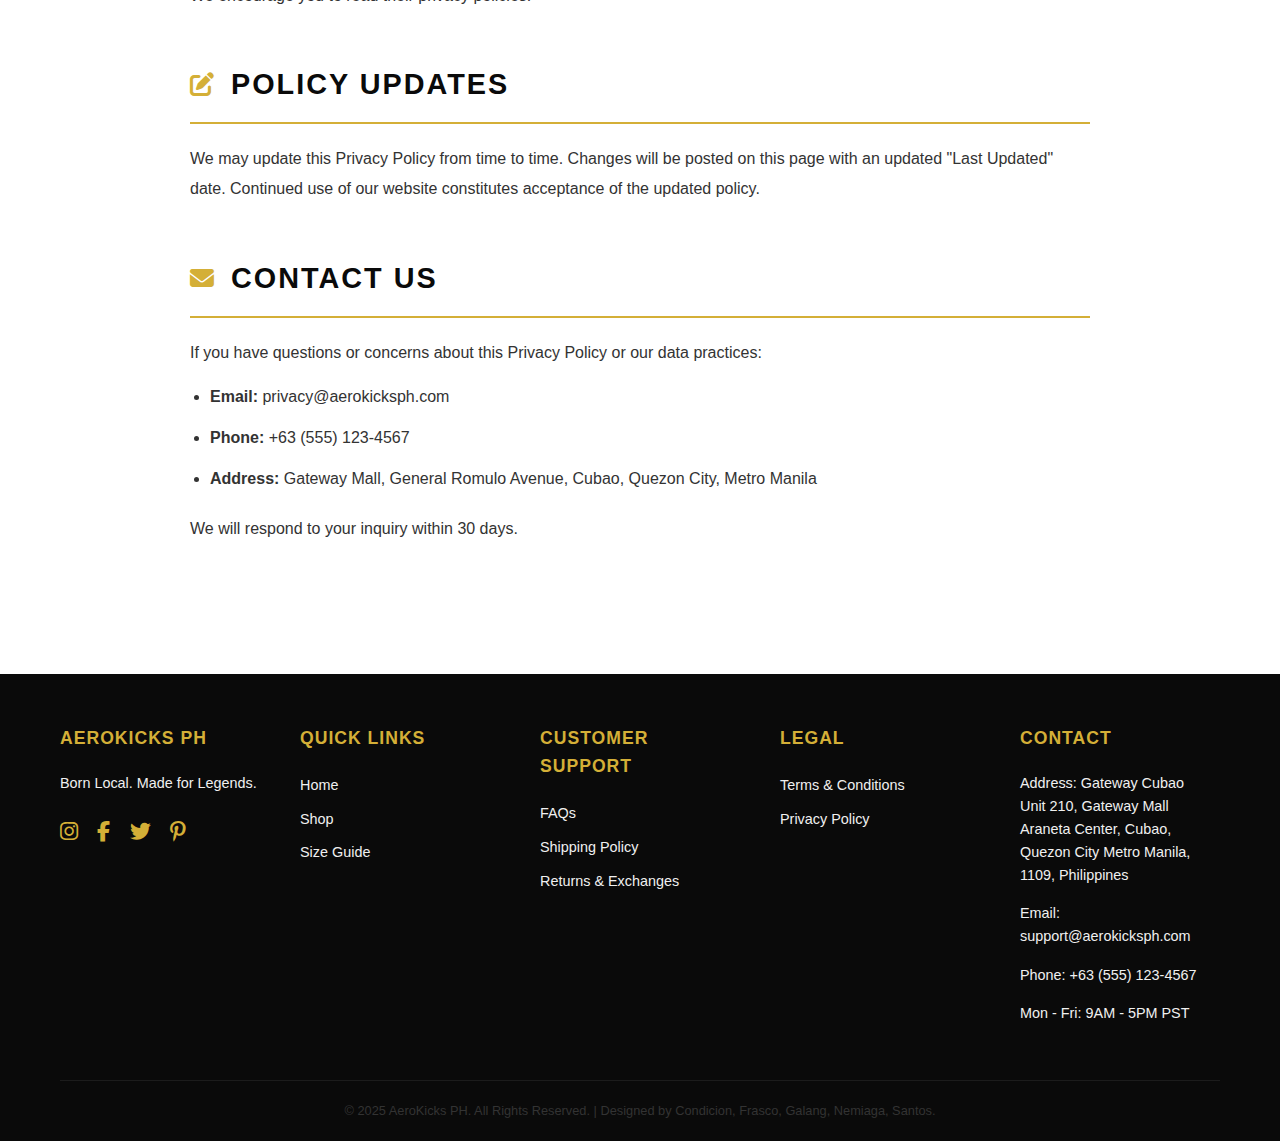
<file: Privacy.html>
<!DOCTYPE html>
<html lang="en">
<head>
    <meta charset="UTF-8">
    <meta name="viewport" content="width=device-width, initial-scale=1.0">
    <title>Privacy Policy - AeroKicks PH</title>
    <link rel="icon" type="image/x-icon" href="Images/LOGO.png">
    <link rel="stylesheet" href="https://cdnjs.cloudflare.com/ajax/libs/font-awesome/6.5.2/css/all.min.css">
    <link rel="stylesheet" href="style.css">
</head>
<body>
<header class="header">
        <div class="nav-container container">
            <div class="logo">
                <img src="Images/LOGO+NAME.png">
            </div>
            <ul class="nav-links">
                <li><a href="index.html">Home</a></li>
                <li class="dropdown">
                    <a href="product.html">Shop <i class="fas fa-chevron-down" style="font-size: 0.7em;"></i></a>
                    <div class="dropdown-content">
                        <a href="product.html">Footwear</a>
                        <a href="product.html">Apparel</a>
                        <a href="product.html">Essentials</a>
                    </div>
                </li>
                <li><a href="about.html">About</a></li>
                <li><a href="contactus.html">Contact</a></li>
            </ul>
            <div class="nav-icons">
                <a href="login.html"><i class="fa-regular fa-circle-user"></i></a>
                <a href="cart.html" class="cart-icon-wrapper">
                    <i class="fas fa-shopping-cart"></i>
                    <span class="cart-counter">0</span>
                </a>
            </div>
        </div>
    </header>

    <main>
        <section class="policy-hero">
            <div class="policy-hero-content">
                <h1>Privacy <span class="text-gold">Policy</span></h1>
                <p>Your privacy is important to us</p>
            </div>
        </section>

        <section class="policy-content section-padding">
            <div class="container">
                <div class="policy-container">
                    <div class="policy-intro">
                        <p>AeroKicks PH is committed to protecting your privacy. This Privacy Policy explains how we collect, use, disclose, and safeguard your information when you visit our website and use our services.</p>
                    </div>

                    <div class="policy-section">
                        <h2><i class="fas fa-database"></i> Information We Collect</h2>
                        
                        <h3>Personal Information</h3>
                        <p>We collect information that you voluntarily provide to us when you:</p>
                        <ul>
                            <li>Create an account</li>
                            <li>Make a purchase</li>
                            <li>Subscribe to our newsletter</li>
                            <li>Contact customer service</li>
                            <li>Participate in surveys or promotions</li>
                        </ul>
                        <p>This may include: name, email address, phone number, shipping address, billing address, and payment information.</p>

                        <h3>Automatically Collected Information</h3>
                        <p>When you visit our website, we automatically collect certain information:</p>
                        <ul>
                            <li>IP address and browser type</li>
                            <li>Device information</li>
                            <li>Pages visited and time spent</li>
                            <li>Referring website</li>
                            <li>Cookies and similar tracking technologies</li>
                        </ul>
                    </div>

                    <div class="policy-section">
                        <h2><i class="fas fa-tasks"></i> How We Use Your Information</h2>
                        <p>We use collected information for the following purposes:</p>
                        <ul>
                            <li><strong>Order Processing:</strong> To process and fulfill your orders</li>
                            <li><strong>Communication:</strong> To send order confirmations, shipping updates, and customer service messages</li>
                            <li><strong>Marketing:</strong> To send promotional emails (you can opt-out anytime)</li>
                            <li><strong>Improvement:</strong> To improve our website, products, and services</li>
                            <li><strong>Analytics:</strong> To understand how customers use our website</li>
                            <li><strong>Security:</strong> To prevent fraud and protect our business</li>
                            <li><strong>Legal Compliance:</strong> To comply with legal obligations</li>
                        </ul>
                    </div>

                    <div class="policy-section">
                        <h2><i class="fas fa-share-alt"></i> Information Sharing</h2>
                        <p>We do not sell your personal information. We may share your information with:</p>
                        
                        <h3>Service Providers</h3>
                        <ul>
                            <li>Payment processors (for secure transactions)</li>
                            <li>Shipping companies (for order delivery)</li>
                            <li>Email service providers (for communications)</li>
                            <li>Analytics services (for website improvement)</li>
                        </ul>

                        <h3>Legal Requirements</h3>
                        <p>We may disclose information when required by law or to:</p>
                        <ul>
                            <li>Comply with legal processes</li>
                            <li>Enforce our Terms and Conditions</li>
                            <li>Protect our rights, property, or safety</li>
                            <li>Prevent fraud or illegal activities</li>
                        </ul>
                    </div>

                    <div class="policy-section">
                        <h2><i class="fas fa-cookie-bite"></i> Cookies & Tracking</h2>
                        <p>We use cookies and similar tracking technologies to enhance your experience. Cookies are small data files stored on your device.</p>
                        
                        <h3>Types of Cookies We Use:</h3>
                        <ul>
                            <li><strong>Essential Cookies:</strong> Necessary for website functionality</li>
                            <li><strong>Analytics Cookies:</strong> Help us understand how visitors use our site</li>
                            <li><strong>Marketing Cookies:</strong> Used to deliver relevant advertisements</li>
                            <li><strong>Preference Cookies:</strong> Remember your settings and preferences</li>
                        </ul>
                        <p>You can control cookies through your browser settings, but disabling them may affect website functionality.</p>
                    </div>

                    <div class="policy-section">
                        <h2><i class="fas fa-lock"></i> Data Security</h2>
                        <p>We implement appropriate security measures to protect your personal information:</p>
                        <ul>
                            <li>SSL encryption for data transmission</li>
                            <li>Secure servers and databases</li>
                            <li>Regular security audits</li>
                            <li>Limited access to personal data</li>
                            <li>Employee training on data protection</li>
                        </ul>
                        <p>However, no method of transmission over the internet is 100% secure. We cannot guarantee absolute security.</p>
                    </div>

                    <div class="policy-section">
                        <h2><i class="fas fa-user-shield"></i> Your Rights</h2>
                        <p>Under the Philippine Data Privacy Act, you have the right to:</p>
                        <ul>
                            <li><strong>Access:</strong> Request a copy of your personal data</li>
                            <li><strong>Correction:</strong> Request correction of inaccurate data</li>
                            <li><strong>Deletion:</strong> Request deletion of your data</li>
                            <li><strong>Opt-Out:</strong> Unsubscribe from marketing emails</li>
                            <li><strong>Portability:</strong> Request data in a portable format</li>
                            <li><strong>Object:</strong> Object to certain data processing</li>
                        </ul>
                        <p>To exercise these rights, contact us at privacy@aerokicksph.com</p>
                    </div>

                    <div class="policy-section">
                        <h2><i class="fas fa-clock"></i> Data Retention</h2>
                        <p>We retain your personal information for as long as necessary to:</p>
                        <ul>
                            <li>Fulfill the purposes outlined in this policy</li>
                            <li>Comply with legal obligations</li>
                            <li>Resolve disputes</li>
                            <li>Enforce our agreements</li>
                        </ul>
                        <p>When no longer needed, we securely delete or anonymize your data.</p>
                    </div>

                    <div class="policy-section">
                        <h2><i class="fas fa-child"></i> Children's Privacy</h2>
                        <p>Our website is not intended for children under 13 years of age. We do not knowingly collect personal information from children. If you believe we have collected information from a child, please contact us immediately.</p>
                    </div>

                    <div class="policy-section">
                        <h2><i class="fas fa-link"></i> Third-Party Links</h2>
                        <p>Our website may contain links to third-party websites. We are not responsible for the privacy practices of these external sites. We encourage you to read their privacy policies.</p>
                    </div>

                    <div class="policy-section">
                        <h2><i class="fas fa-edit"></i> Policy Updates</h2>
                        <p>We may update this Privacy Policy from time to time. Changes will be posted on this page with an updated "Last Updated" date. Continued use of our website constitutes acceptance of the updated policy.</p>
                    </div>

                    <div class="policy-section">
                        <h2><i class="fas fa-envelope"></i> Contact Us</h2>
                        <p>If you have questions or concerns about this Privacy Policy or our data practices:</p>
                        <ul>
                            <li><strong>Email:</strong> privacy@aerokicksph.com</li>
                            <li><strong>Phone:</strong> +63 (555) 123-4567</li>
                            <li><strong>Address:</strong> Gateway Mall, General Romulo Avenue, Cubao, Quezon City, Metro Manila</li>
                        </ul>
                        <p>We will respond to your inquiry within 30 days.</p>
                    </div>
                </div>
            </div>
        </section>
    </main>

  <footer id="footer" class="footer">
    <div class="container">
        <div class="footer-grid">
            <div class="footer-col">
                <h4>AeroKicks PH</h4>
                <p>Born Local. Made for Legends.</p>
                <div class="social-icons">
                    <a href="#"><i class="fab fa-instagram"></i></a>
                    <a href="#"><i class="fab fa-facebook-f"></i></a>
                    <a href="#"><i class="fab fa-twitter"></i></a>
                    <a href="#"><i class="fab fa-pinterest-p"></i></a>
                </div>
            </div>
            <div class="footer-col">
                <h4>Quick Links</h4>
                <ul>
                    <li><a href="index.html">Home</a></li>
                    <li><a href="product.html">Shop</a></li>
                    <li><a href="sizing.html">Size Guide</a></li>
                </ul>
            </div>
            <div class="footer-col">
                <h4>Customer Support</h4>
                <ul>
                    <li><a href="FAQ.html">FAQs</a></li>
                    <li><a href="Shipping.html">Shipping Policy</a></li>
                    <li><a href="returns.html">Returns & Exchanges</a></li>
                </ul>
            </div>
            
            <div class="footer-col">
                <h4>Legal</h4>
                <ul>
                    <li><a href="Terms.html">Terms & Conditions</a></li>
                    <li><a href="Privacy.html">Privacy Policy</a></li>
                </ul>
            </div>
            <div class="footer-col">
                <h4>Contact</h4>
                <p>Address: <a href="https://maps.app.goo.gl/noQskWofd6mfiit98">Gateway Cubao<br>
Unit 210, Gateway Mall
Araneta Center, Cubao, Quezon City
Metro Manila, 1109, Philippines</a></p>
                <p>Email: support@aerokicksph.com</p>
                <p>Phone: +63 (555) 123-4567</p>
                <p>Mon - Fri: 9AM - 5PM PST</p>
            </div>
        </div>
        <div class="footer-bottom">
            &copy; 2025 AeroKicks PH. All Rights Reserved. | Designed by Condicion, Frasco, Galang, Nemiaga, Santos.
        </div>
    </div>
</footer>

    <script src="script.js"></script>
</body>
</html>
</file>
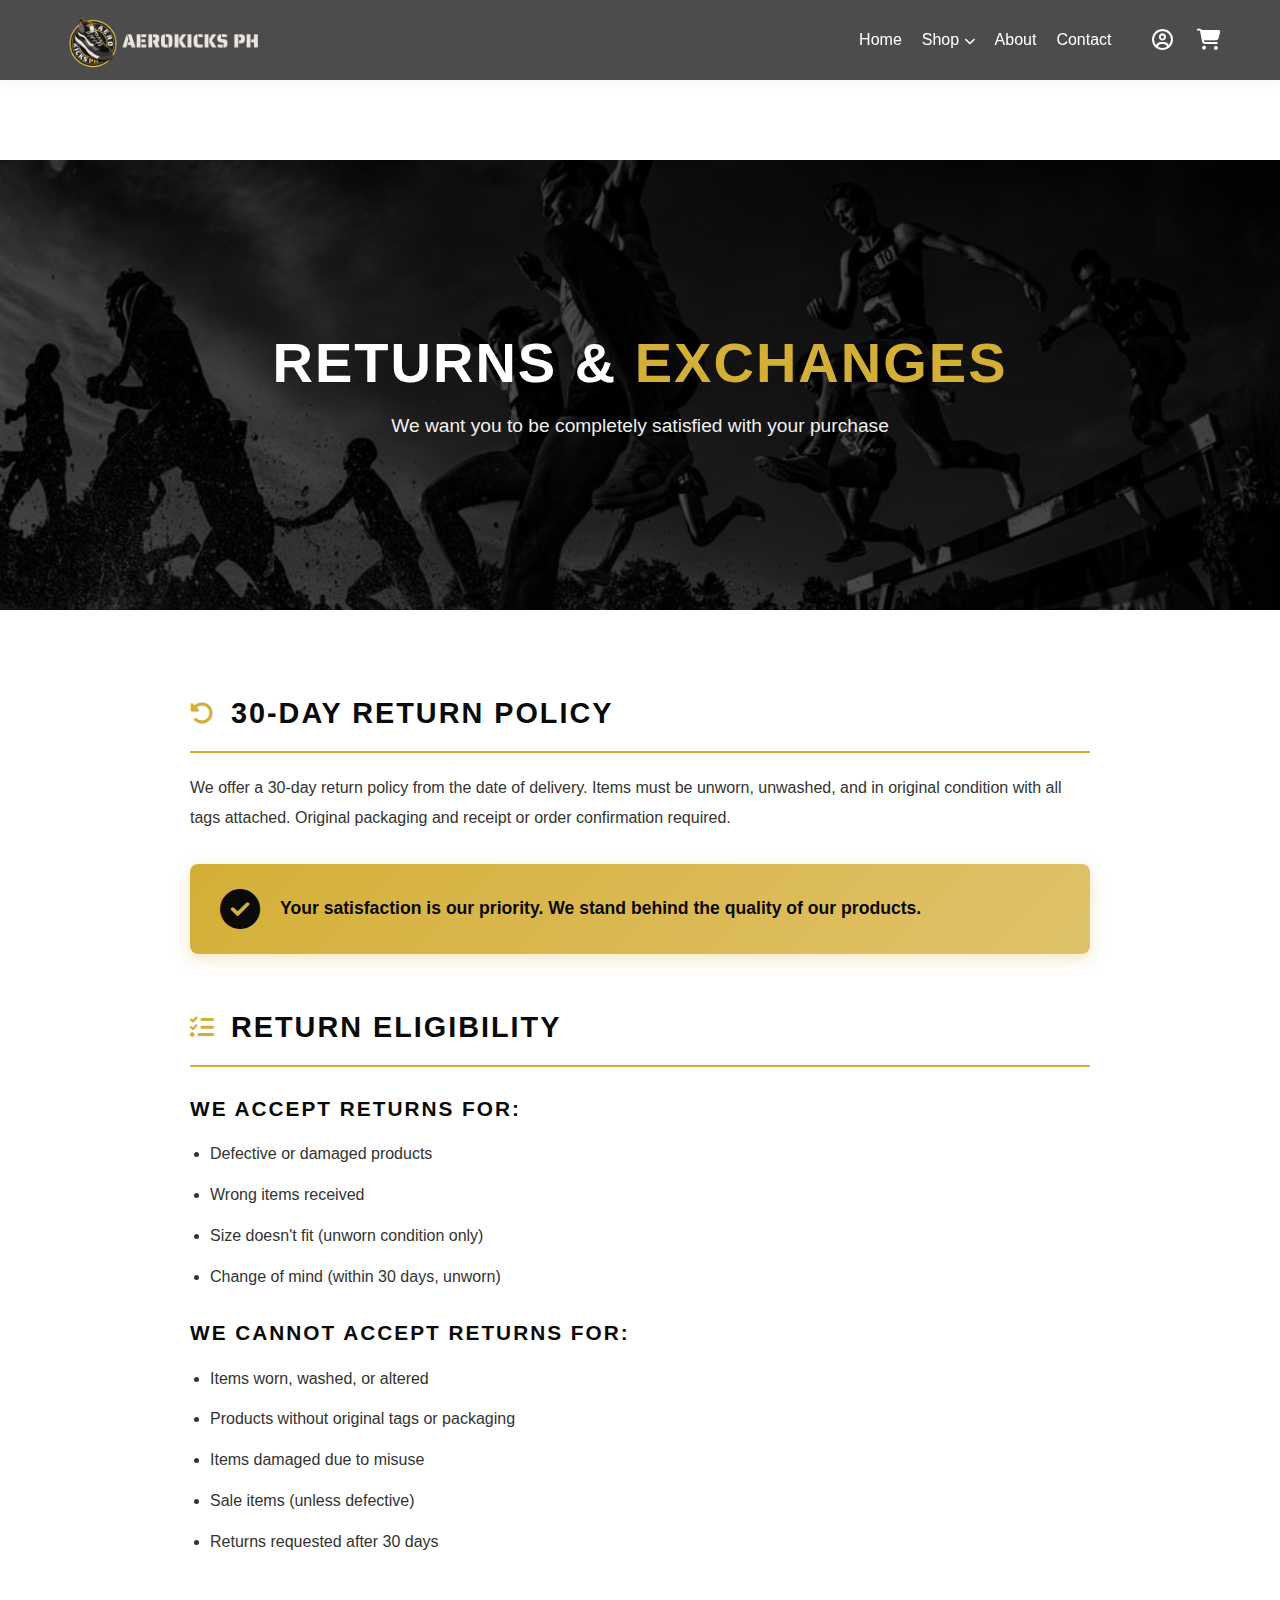
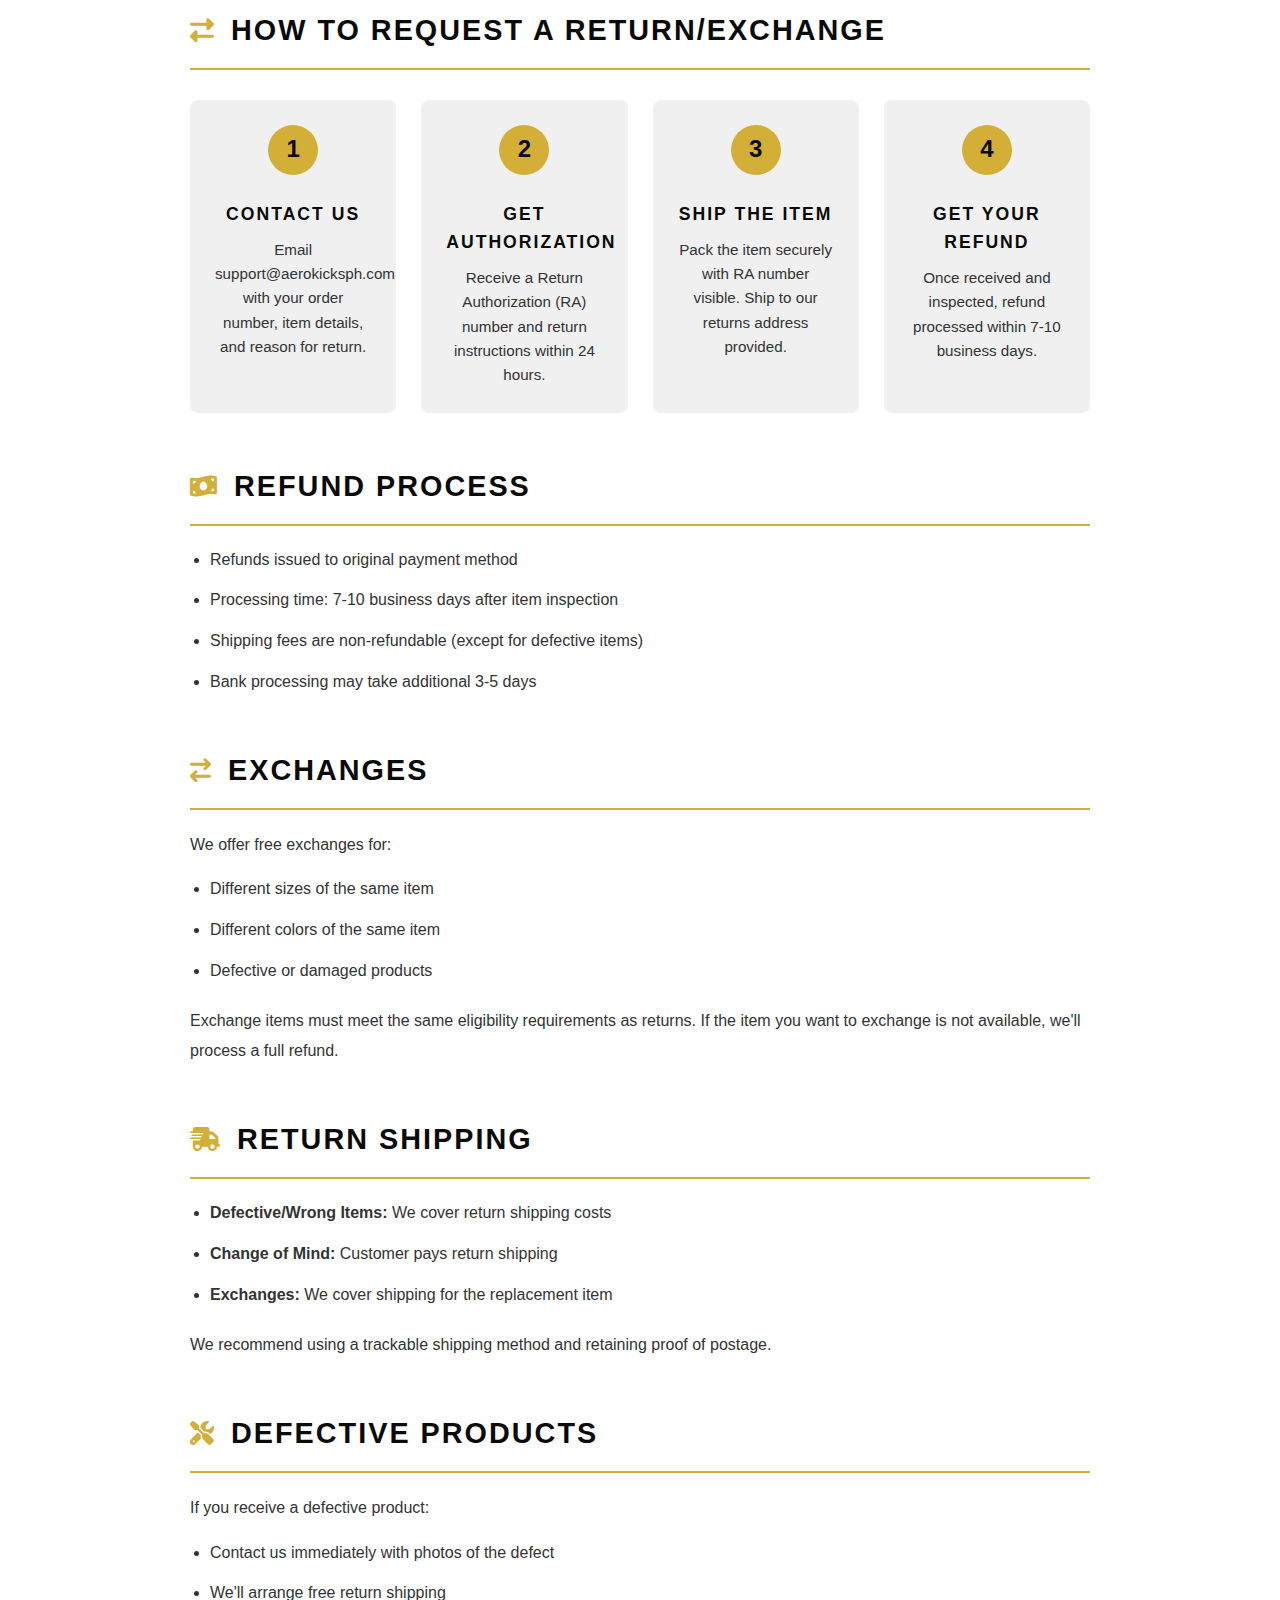
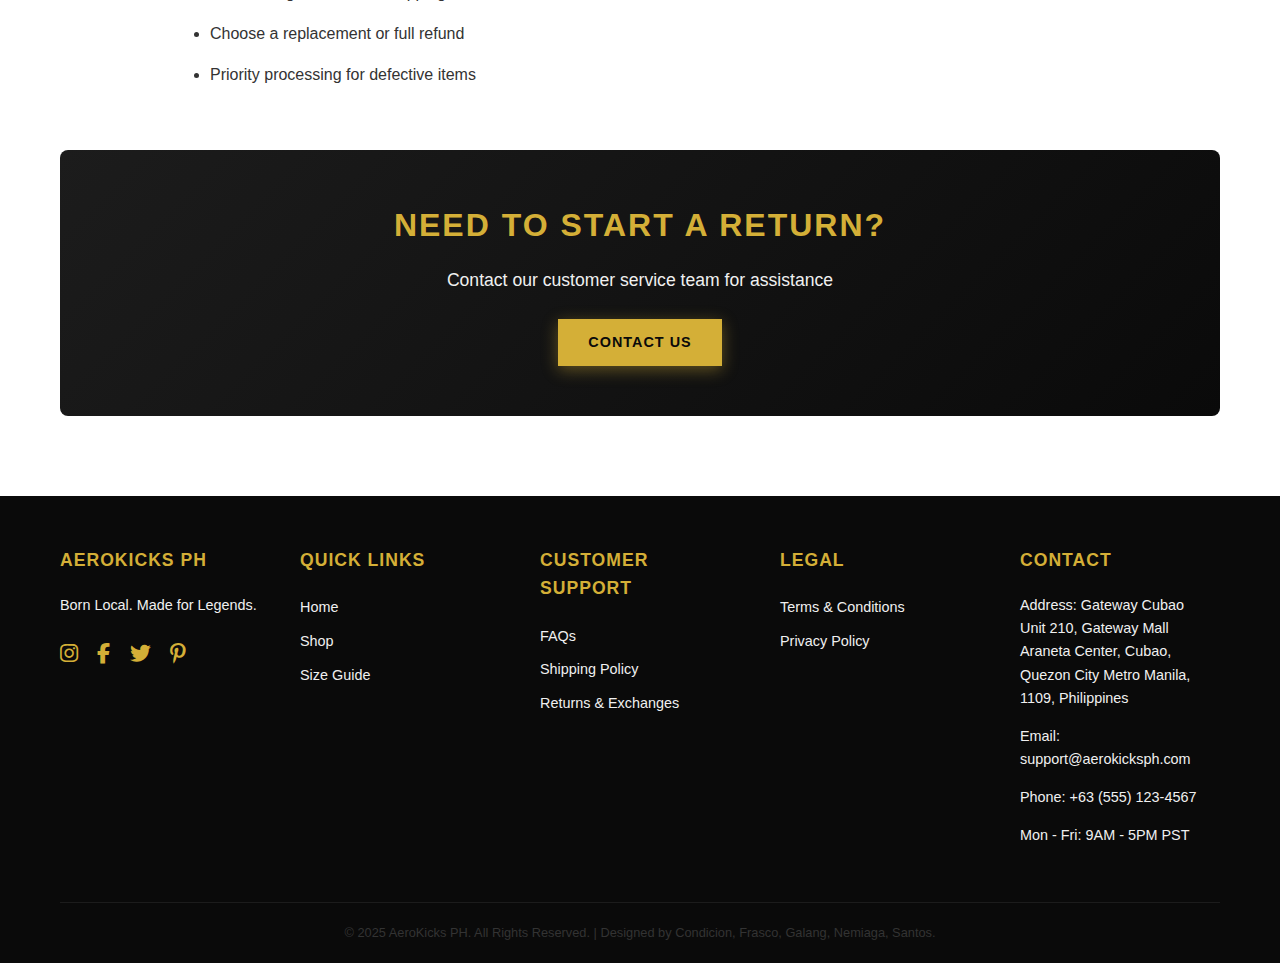
<file: returns.html>
<!DOCTYPE html>
<html lang="en">
<head>
    <meta charset="UTF-8">
    <meta name="viewport" content="width=device-width, initial-scale=1.0">
    <title>Returns & Exchanges - AeroKicks PH</title>
    <link rel="icon" type="image/x-icon" href="Images/LOGO.png">
    <link rel="stylesheet" href="https://cdnjs.cloudflare.com/ajax/libs/font-awesome/6.5.2/css/all.min.css">
    <link rel="stylesheet" href="style.css">
</head>
<body>
    <header class="header">
        <div class="nav-container container">
            <div class="logo">
                <img src="Images/LOGO+NAME.png" alt="AeroKicks PH Logo">
            </div>
            <ul class="nav-links">
                <li><a href="index.html">Home</a></li>
                <li class="dropdown">
                    <a href="product.html">Shop <i class="fas fa-chevron-down" style="font-size: 0.7em;"></i></a>
                    <div class="dropdown-content">
                        <a href="product.html">Footwear</a>
                        <a href="product.html">Apparel</a>
                        <a href="product.html">Accessories</a>
                        <a href="product.html">Bags</a>
                    </div>
                </li>
                <li><a href="about.html">About</a></li>
                <li><a href="contactus.html">Contact</a></li>
            </ul>
            <div class="nav-icons">
                <a href="login.html"><i class="fa-regular fa-circle-user"></i></a>
                <a href="cart.html" class="cart-icon-wrapper">
                    <i class="fas fa-shopping-cart"></i>
                    <span class="cart-counter">0</span>
                </a>
            </div>
        </div>
    </header>

    <main>
        <section class="policy-hero">
            <div class="policy-hero-content">
                <h1>Returns & <span class="text-gold">Exchanges</span></h1>
                <p>We want you to be completely satisfied with your purchase</p>
            </div>
        </section>

        <section class="policy-content section-padding">
            <div class="container">
                <div class="policy-container">
                    <div class="policy-section">
                        <h2><i class="fas fa-undo-alt"></i> 30-Day Return Policy</h2>
                        <p>We offer a 30-day return policy from the date of delivery. Items must be unworn, unwashed, and in original condition with all tags attached. Original packaging and receipt or order confirmation required.</p>
                        
                        <div class="policy-highlight">
                            <i class="fas fa-check-circle"></i>
                            <p>Your satisfaction is our priority. We stand behind the quality of our products.</p>
                        </div>
                    </div>

                    <div class="policy-section">
                        <h2><i class="fas fa-list-check"></i> Return Eligibility</h2>
                        <h3>We Accept Returns For:</h3>
                        <ul>
                            <li>Defective or damaged products</li>
                            <li>Wrong items received</li>
                            <li>Size doesn't fit (unworn condition only)</li>
                            <li>Change of mind (within 30 days, unworn)</li>
                        </ul>

                        <h3>We Cannot Accept Returns For:</h3>
                        <ul>
                            <li>Items worn, washed, or altered</li>
                            <li>Products without original tags or packaging</li>
                            <li>Items damaged due to misuse</li>
                            <li>Sale items (unless defective)</li>
                            <li>Returns requested after 30 days</li>
                        </ul>
                    </div>

                    <div class="policy-section">
                        <h2><i class="fas fa-exchange-alt"></i> How to Request a Return/Exchange</h2>
                        <div class="steps-container">
                            <div class="step-item">
                                <div class="step-number">1</div>
                                <h3>Contact Us</h3>
                                <p>Email support@aerokicksph.com with your order number, item details, and reason for return.</p>
                            </div>
                            <div class="step-item">
                                <div class="step-number">2</div>
                                <h3>Get Authorization</h3>
                                <p>Receive a Return Authorization (RA) number and return instructions within 24 hours.</p>
                            </div>
                            <div class="step-item">
                                <div class="step-number">3</div>
                                <h3>Ship the Item</h3>
                                <p>Pack the item securely with RA number visible. Ship to our returns address provided.</p>
                            </div>
                            <div class="step-item">
                                <div class="step-number">4</div>
                                <h3>Get Your Refund</h3>
                                <p>Once received and inspected, refund processed within 7-10 business days.</p>
                            </div>
                        </div>
                    </div>

                    <div class="policy-section">
                        <h2><i class="fas fa-money-bill-wave"></i> Refund Process</h2>
                        <ul>
                            <li>Refunds issued to original payment method</li>
                            <li>Processing time: 7-10 business days after item inspection</li>
                            <li>Shipping fees are non-refundable (except for defective items)</li>
                            <li>Bank processing may take additional 3-5 days</li>
                        </ul>
                    </div>

                    <div class="policy-section">
                        <h2><i class="fas fa-exchange"></i> Exchanges</h2>
                        <p>We offer free exchanges for:</p>
                        <ul>
                            <li>Different sizes of the same item</li>
                            <li>Different colors of the same item</li>
                            <li>Defective or damaged products</li>
                        </ul>
                        <p>Exchange items must meet the same eligibility requirements as returns. If the item you want to exchange is not available, we'll process a full refund.</p>
                    </div>

                    <div class="policy-section">
                        <h2><i class="fas fa-shipping-fast"></i> Return Shipping</h2>
                        <ul>
                            <li><strong>Defective/Wrong Items:</strong> We cover return shipping costs</li>
                            <li><strong>Change of Mind:</strong> Customer pays return shipping</li>
                            <li><strong>Exchanges:</strong> We cover shipping for the replacement item</li>
                        </ul>
                        <p>We recommend using a trackable shipping method and retaining proof of postage.</p>
                    </div>

                    <div class="policy-section">
                        <h2><i class="fas fa-tools"></i> Defective Products</h2>
                        <p>If you receive a defective product:</p>
                        <ul>
                            <li>Contact us immediately with photos of the defect</li>
                            <li>We'll arrange free return shipping</li>
                            <li>Choose a replacement or full refund</li>
                            <li>Priority processing for defective items</li>
                        </ul>
                    </div>
                </div>

                <div class="policy-cta">
                    <h3>Need to start a return?</h3>
                    <p>Contact our customer service team for assistance</p>
                    <a href="contactus.html" class="btn-primary">Contact Us</a>
                </div>
            </div>
        </section>
    </main>

  <footer id="footer" class="footer">
    <div class="container">
        <div class="footer-grid">
            <div class="footer-col">
                <h4>AeroKicks PH</h4>
                <p>Born Local. Made for Legends.</p>
                <div class="social-icons">
                    <a href="#"><i class="fab fa-instagram"></i></a>
                    <a href="#"><i class="fab fa-facebook-f"></i></a>
                    <a href="#"><i class="fab fa-twitter"></i></a>
                    <a href="#"><i class="fab fa-pinterest-p"></i></a>
                </div>
            </div>
            <div class="footer-col">
                <h4>Quick Links</h4>
                <ul>
                    <li><a href="index.html">Home</a></li>
                    <li><a href="product.html">Shop</a></li>
                    <li><a href="sizing.html">Size Guide</a></li>
                </ul>
            </div>
            <div class="footer-col">
                <h4>Customer Support</h4>
                <ul>
                    <li><a href="FAQ.html">FAQs</a></li>
                    <li><a href="Shipping.html">Shipping Policy</a></li>
                    <li><a href="returns.html">Returns & Exchanges</a></li>
                </ul>
            </div>
            
            <div class="footer-col">
                <h4>Legal</h4>
                <ul>
                    <li><a href="Terms.html">Terms & Conditions</a></li>
                    <li><a href="Privacy.html">Privacy Policy</a></li>
                </ul>
            </div>
            <div class="footer-col">
                <h4>Contact</h4>
                <p>Address: <a href="https://maps.app.goo.gl/noQskWofd6mfiit98">Gateway Cubao<br>
Unit 210, Gateway Mall
Araneta Center, Cubao, Quezon City
Metro Manila, 1109, Philippines</a></p>
                <p>Email: support@aerokicksph.com</p>
                <p>Phone: +63 (555) 123-4567</p>
                <p>Mon - Fri: 9AM - 5PM PST</p>
            </div>
        </div>
        <div class="footer-bottom">
            &copy; 2025 AeroKicks PH. All Rights Reserved. | Designed by Condicion, Frasco, Galang, Nemiaga, Santos.
        </div>
    </div>
</footer>

    <script src="script.js"></script>
</body>
</html>
</file>
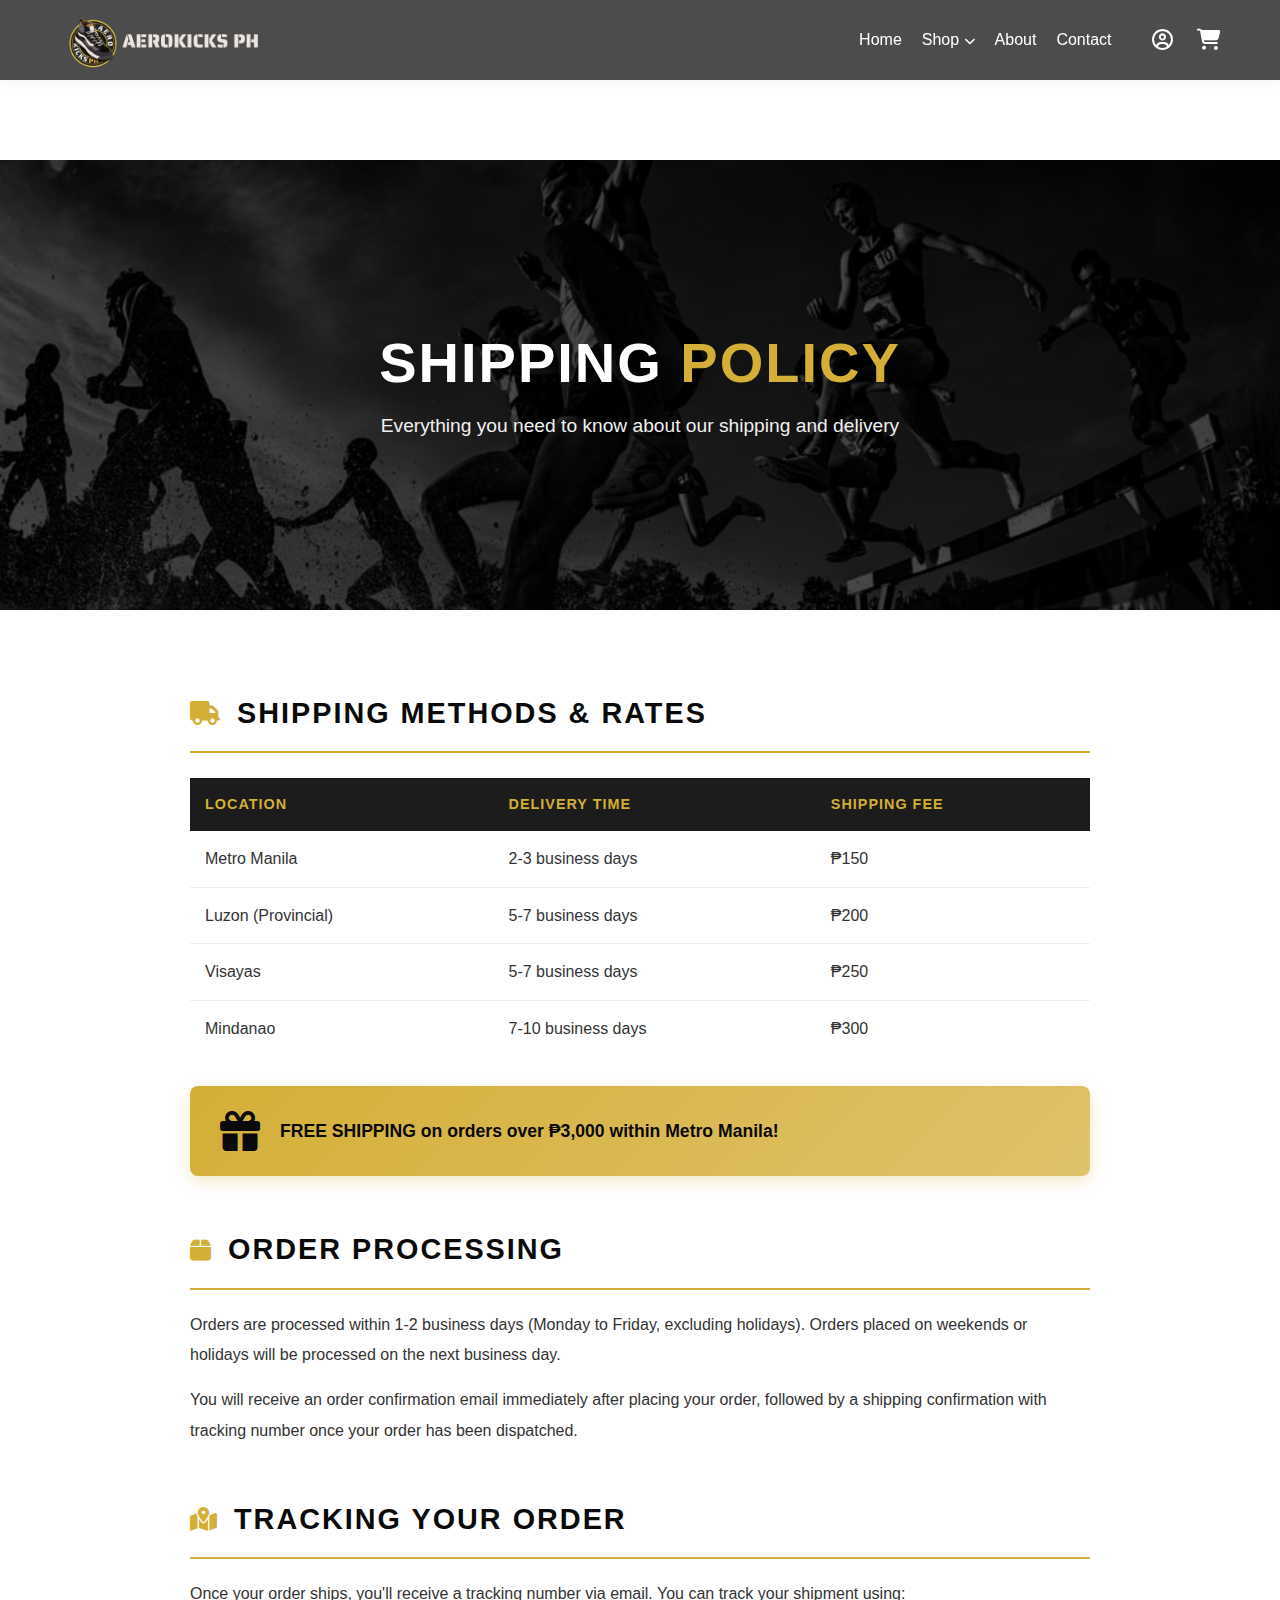
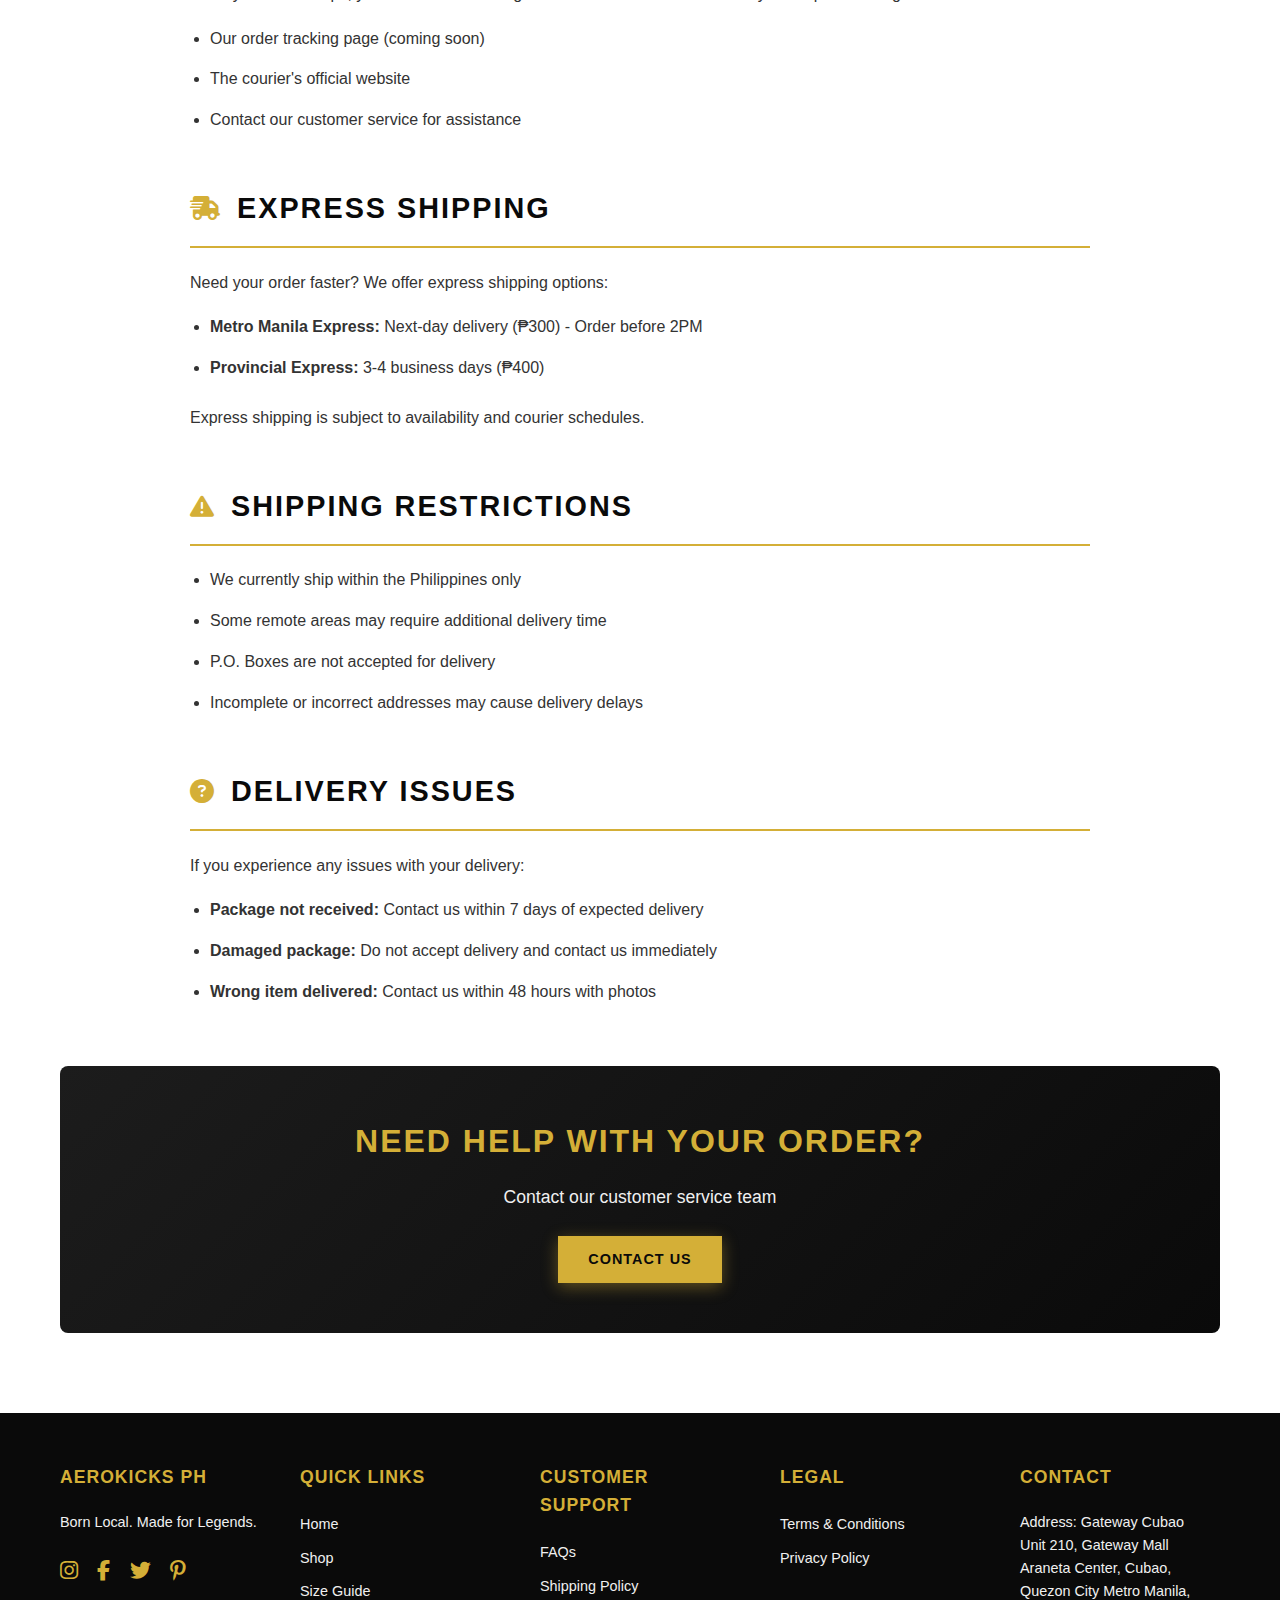
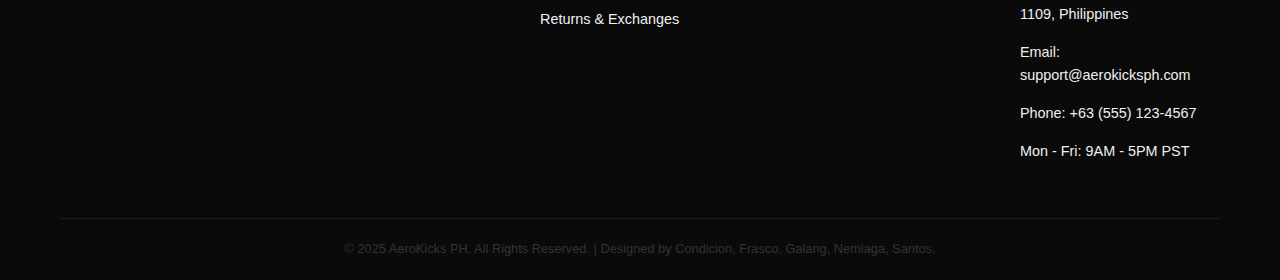
<file: Shipping.html>
<!DOCTYPE html>
<html lang="en">
<head>
    <meta charset="UTF-8">
    <meta name="viewport" content="width=device-width, initial-scale=1.0">
    <title>Shipping Policy - AeroKicks PH</title>
    <link rel="icon" type="image/x-icon" href="Images/LOGO.png">
    <link rel="stylesheet" href="https://cdnjs.cloudflare.com/ajax/libs/font-awesome/6.5.2/css/all.min.css">
    <link rel="stylesheet" href="style.css">
</head>
<body>
    <header class="header">
        <div class="nav-container container">
            <div class="logo">
                <img src="Images/LOGO+NAME.png" alt="AeroKicks PH Logo">
            </div>
            <ul class="nav-links">
                <li><a href="index.html">Home</a></li>
                <li class="dropdown">
                    <a href="product.html">Shop <i class="fas fa-chevron-down" style="font-size: 0.7em;"></i></a>
                    <div class="dropdown-content">
                        <a href="product.html">Footwear</a>
                        <a href="product.html">Apparel</a>
                        <a href="product.html">Accessories</a>
                        <a href="product.html">Bags</a>
                    </div>
                </li>
                <li><a href="about.html">About</a></li>
                <li><a href="contactus.html">Contact</a></li>
            </ul>
            <div class="nav-icons">
                <a href="login.html"><i class="fa-regular fa-circle-user"></i></a>
                <a href="cart.html" class="cart-icon-wrapper">
                    <i class="fas fa-shopping-cart"></i>
                    <span class="cart-counter">0</span>
                </a>
            </div>
        </div>
    </header>

    <main>
        <section class="policy-hero">
            <div class="policy-hero-content">
                <h1>Shipping <span class="text-gold">Policy</span></h1>
                <p>Everything you need to know about our shipping and delivery</p>
            </div>
        </section>

        <section class="policy-content section-padding">
            <div class="container">
                <div class="policy-container">
                    <div class="policy-section">
                        <h2><i class="fas fa-truck"></i> Shipping Methods & Rates</h2>
                        
                        <div class="info-table">
                            <table>
                                <thead>
                                    <tr>
                                        <th>Location</th>
                                        <th>Delivery Time</th>
                                        <th>Shipping Fee</th>
                                    </tr>
                                </thead>
                                <tbody>
                                    <tr>
                                        <td>Metro Manila</td>
                                        <td>2-3 business days</td>
                                        <td>₱150</td>
                                    </tr>
                                    <tr>
                                        <td>Luzon (Provincial)</td>
                                        <td>5-7 business days</td>
                                        <td>₱200</td>
                                    </tr>
                                    <tr>
                                        <td>Visayas</td>
                                        <td>5-7 business days</td>
                                        <td>₱250</td>
                                    </tr>
                                    <tr>
                                        <td>Mindanao</td>
                                        <td>7-10 business days</td>
                                        <td>₱300</td>
                                    </tr>
                                </tbody>
                            </table>
                        </div>

                        <div class="policy-highlight">
                            <i class="fas fa-gift"></i>
                            <p><strong>FREE SHIPPING</strong> on orders over ₱3,000 within Metro Manila!</p>
                        </div>
                    </div>

                    <div class="policy-section">
                        <h2><i class="fas fa-box"></i> Order Processing</h2>
                        <p>Orders are processed within 1-2 business days (Monday to Friday, excluding holidays). Orders placed on weekends or holidays will be processed on the next business day.</p>
                        <p>You will receive an order confirmation email immediately after placing your order, followed by a shipping confirmation with tracking number once your order has been dispatched.</p>
                    </div>

                    <div class="policy-section">
                        <h2><i class="fas fa-map-marked-alt"></i> Tracking Your Order</h2>
                        <p>Once your order ships, you'll receive a tracking number via email. You can track your shipment using:</p>
                        <ul>
                            <li>Our order tracking page (coming soon)</li>
                            <li>The courier's official website</li>
                            <li>Contact our customer service for assistance</li>
                        </ul>
                    </div>

                    <div class="policy-section">
                        <h2><i class="fas fa-shipping-fast"></i> Express Shipping</h2>
                        <p>Need your order faster? We offer express shipping options:</p>
                        <ul>
                            <li><strong>Metro Manila Express:</strong> Next-day delivery (₱300) - Order before 2PM</li>
                            <li><strong>Provincial Express:</strong> 3-4 business days (₱400)</li>
                        </ul>
                        <p>Express shipping is subject to availability and courier schedules.</p>
                    </div>

                    <div class="policy-section">
                        <h2><i class="fas fa-exclamation-triangle"></i> Shipping Restrictions</h2>
                        <ul>
                            <li>We currently ship within the Philippines only</li>
                            <li>Some remote areas may require additional delivery time</li>
                            <li>P.O. Boxes are not accepted for delivery</li>
                            <li>Incomplete or incorrect addresses may cause delivery delays</li>
                        </ul>
                    </div>

                    <div class="policy-section">
                        <h2><i class="fas fa-question-circle"></i> Delivery Issues</h2>
                        <p>If you experience any issues with your delivery:</p>
                        <ul>
                            <li><strong>Package not received:</strong> Contact us within 7 days of expected delivery</li>
                            <li><strong>Damaged package:</strong> Do not accept delivery and contact us immediately</li>
                            <li><strong>Wrong item delivered:</strong> Contact us within 48 hours with photos</li>
                        </ul>
                    </div>
                </div>

                <div class="policy-cta">
                    <h3>Need help with your order?</h3>
                    <p>Contact our customer service team</p>
                    <a href="contactus.html" class="btn-primary">Contact Us</a>
                </div>
            </div>
        </section>
    </main>

  <footer id="footer" class="footer">
    <div class="container">
        <div class="footer-grid">
            <div class="footer-col">
                <h4>AeroKicks PH</h4>
                <p>Born Local. Made for Legends.</p>
                <div class="social-icons">
                    <a href="#"><i class="fab fa-instagram"></i></a>
                    <a href="#"><i class="fab fa-facebook-f"></i></a>
                    <a href="#"><i class="fab fa-twitter"></i></a>
                    <a href="#"><i class="fab fa-pinterest-p"></i></a>
                </div>
            </div>
            <div class="footer-col">
                <h4>Quick Links</h4>
                <ul>
                    <li><a href="index.html">Home</a></li>
                    <li><a href="product.html">Shop</a></li>
                    <li><a href="sizing.html">Size Guide</a></li>
                </ul>
            </div>
            <div class="footer-col">
                <h4>Customer Support</h4>
                <ul>
                    <li><a href="FAQ.html">FAQs</a></li>
                    <li><a href="Shipping.html">Shipping Policy</a></li>
                    <li><a href="returns.html">Returns & Exchanges</a></li>
                </ul>
            </div>
            
            <div class="footer-col">
                <h4>Legal</h4>
                <ul>
                    <li><a href="Terms.html">Terms & Conditions</a></li>
                    <li><a href="Privacy.html">Privacy Policy</a></li>
                </ul>
            </div>
            <div class="footer-col">
                <h4>Contact</h4>
                <p>Address: <a href="https://maps.app.goo.gl/noQskWofd6mfiit98">Gateway Cubao<br>
Unit 210, Gateway Mall
Araneta Center, Cubao, Quezon City
Metro Manila, 1109, Philippines</a></p>
                <p>Email: support@aerokicksph.com</p>
                <p>Phone: +63 (555) 123-4567</p>
                <p>Mon - Fri: 9AM - 5PM PST</p>
            </div>
        </div>
        <div class="footer-bottom">
            &copy; 2025 AeroKicks PH. All Rights Reserved. | Designed by Condicion, Frasco, Galang, Nemiaga, Santos.
        </div>
    </div>
</footer>

    <script src="script.js"></script>
</body>
</html>
</file>
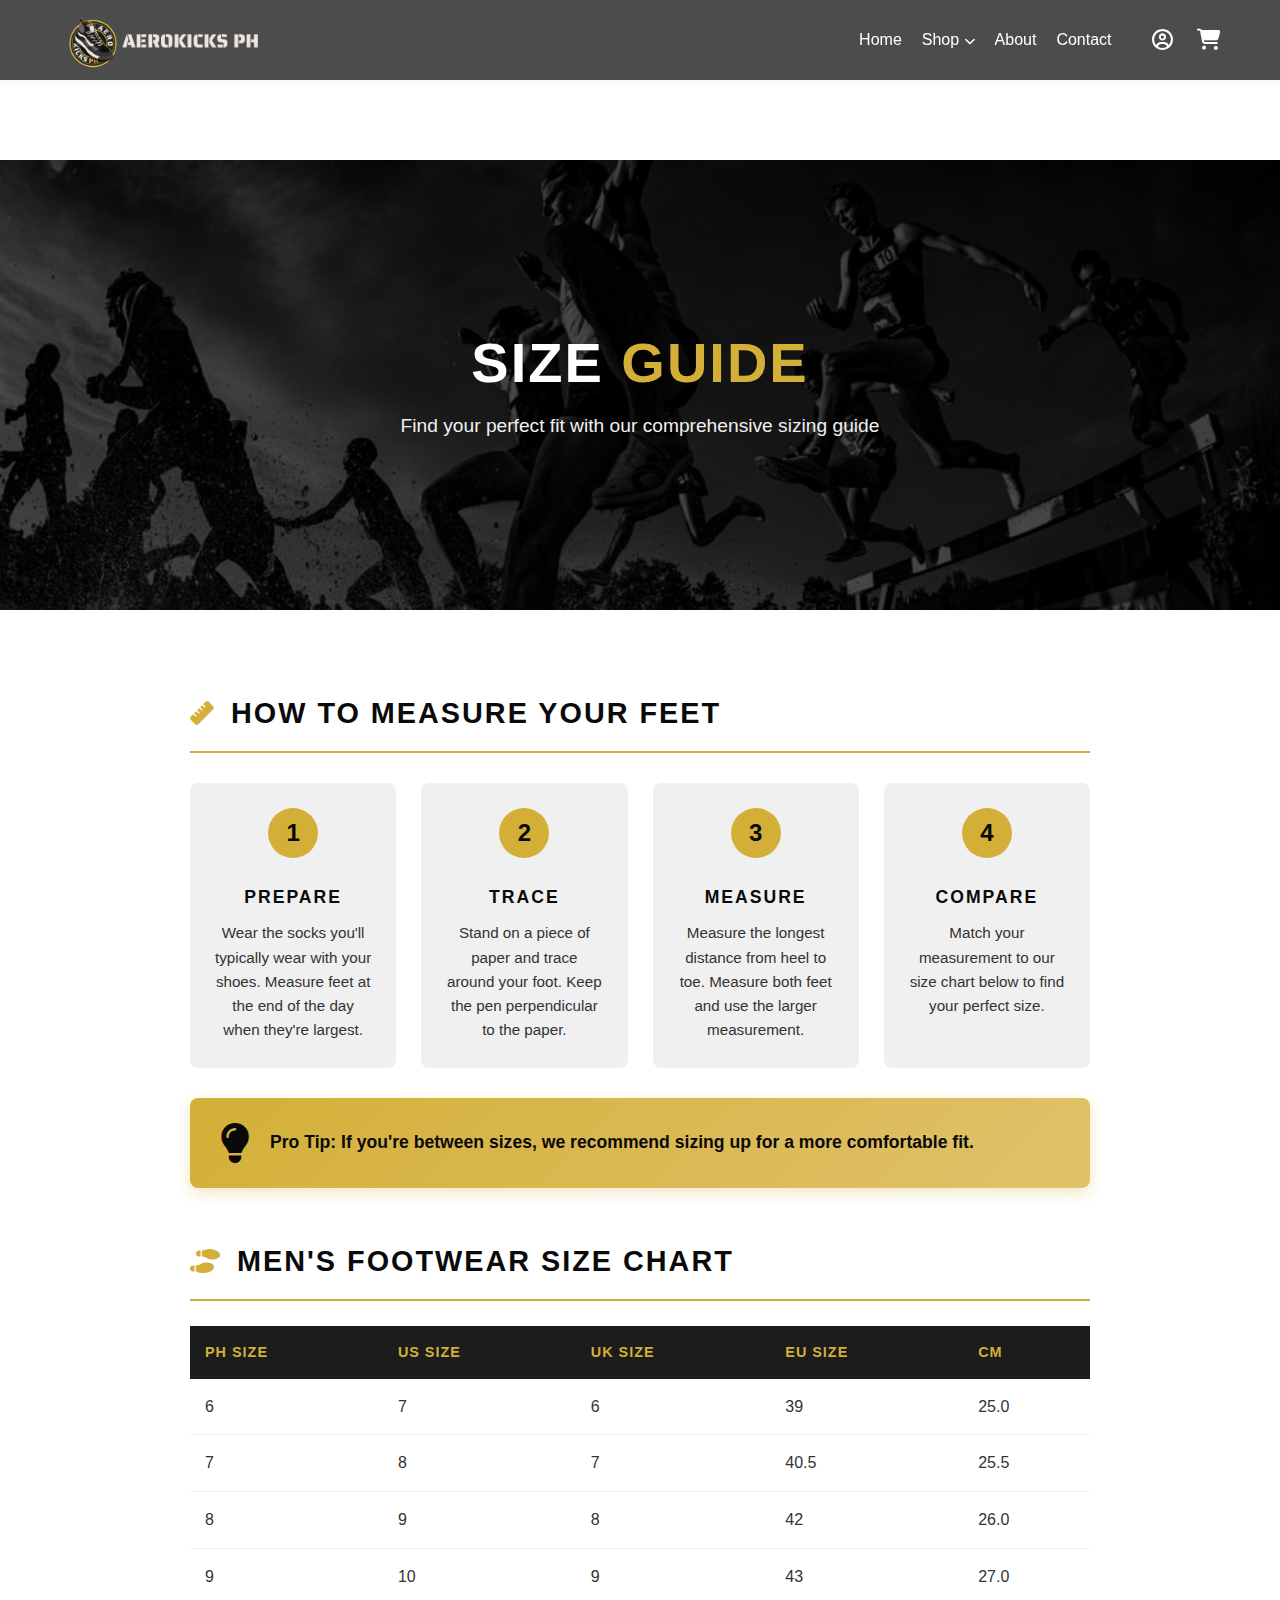
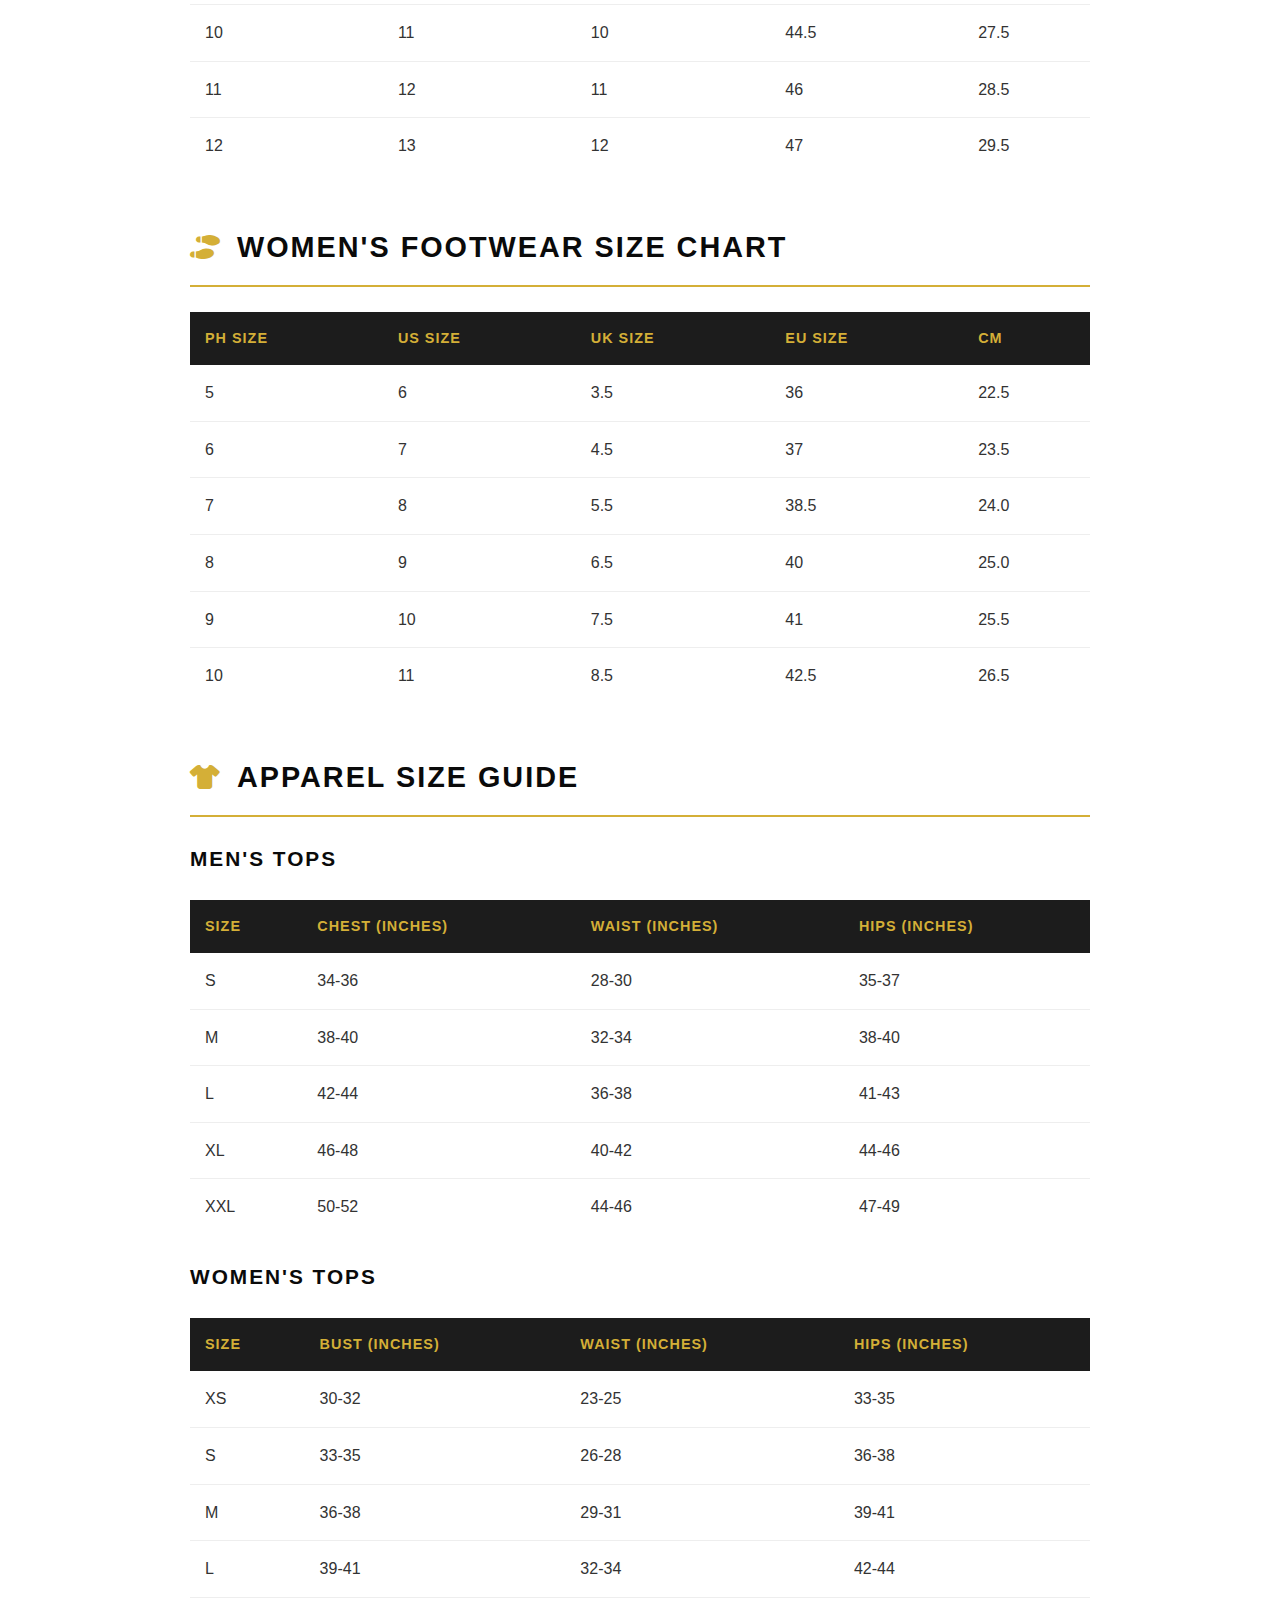
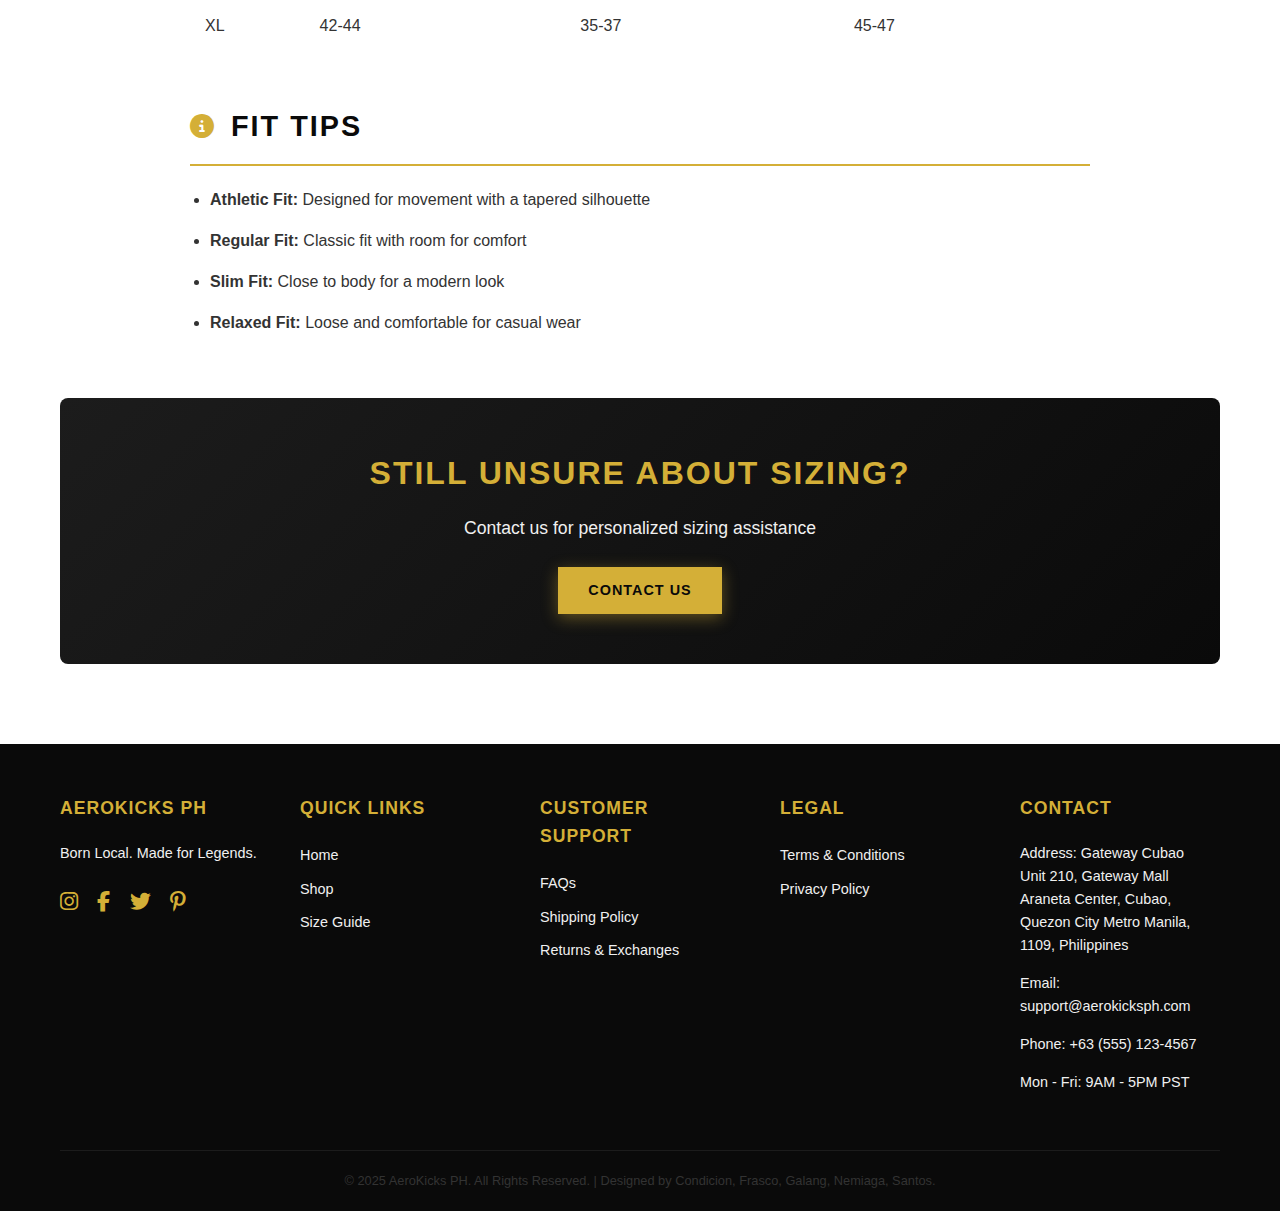
<file: sizing.html>
<!DOCTYPE html>
<html lang="en">
<head>
    <meta charset="UTF-8">
    <meta name="viewport" content="width=device-width, initial-scale=1.0">
    <title>Size Guide - AeroKicks PH</title>
    <link rel="icon" type="image/x-icon" href="Images/LOGO.png">
    <link rel="stylesheet" href="https://cdnjs.cloudflare.com/ajax/libs/font-awesome/6.5.2/css/all.min.css">
    <link rel="stylesheet" href="style.css">
</head>
<body>
    <header class="header">
        <div class="nav-container container">
            <div class="logo">
                <img src="Images/LOGO+NAME.png" alt="AeroKicks PH Logo">
            </div>
            <ul class="nav-links">
                <li><a href="index.html">Home</a></li>
                <li class="dropdown">
                    <a href="product.html">Shop <i class="fas fa-chevron-down" style="font-size: 0.7em;"></i></a>
                    <div class="dropdown-content">
                        <a href="product.html">Footwear</a>
                        <a href="product.html">Apparel</a>
                        <a href="product.html">Accessories</a>
                        <a href="product.html">Bags</a>
                    </div>
                </li>
                <li><a href="about.html">About</a></li>
                <li><a href="contactus.html">Contact</a></li>
            </ul>
            <div class="nav-icons">
                <a href="login.html"><i class="fa-regular fa-circle-user"></i></a>
                <a href="cart.html" class="cart-icon-wrapper">
                    <i class="fas fa-shopping-cart"></i>
                    <span class="cart-counter">0</span>
                </a>
            </div>
        </div>
    </header>

    <main>
        <section class="policy-hero">
            <div class="policy-hero-content">
                <h1>Size <span class="text-gold">Guide</span></h1>
                <p>Find your perfect fit with our comprehensive sizing guide</p>
            </div>
        </section>

        <section class="policy-content section-padding">
            <div class="container">
                <div class="policy-container">
                    <div class="policy-section">
                        <h2><i class="fas fa-ruler"></i> How to Measure Your Feet</h2>
                        <div class="steps-container">
                            <div class="step-item">
                                <div class="step-number">1</div>
                                <h3>Prepare</h3>
                                <p>Wear the socks you'll typically wear with your shoes. Measure feet at the end of the day when they're largest.</p>
                            </div>
                            <div class="step-item">
                                <div class="step-number">2</div>
                                <h3>Trace</h3>
                                <p>Stand on a piece of paper and trace around your foot. Keep the pen perpendicular to the paper.</p>
                            </div>
                            <div class="step-item">
                                <div class="step-number">3</div>
                                <h3>Measure</h3>
                                <p>Measure the longest distance from heel to toe. Measure both feet and use the larger measurement.</p>
                            </div>
                            <div class="step-item">
                                <div class="step-number">4</div>
                                <h3>Compare</h3>
                                <p>Match your measurement to our size chart below to find your perfect size.</p>
                            </div>
                        </div>

                        <div class="policy-highlight">
                            <i class="fas fa-lightbulb"></i>
                            <p><strong>Pro Tip:</strong> If you're between sizes, we recommend sizing up for a more comfortable fit.</p>
                        </div>
                    </div>

                    <div class="policy-section">
                        <h2><i class="fas fa-shoe-prints"></i> Men's Footwear Size Chart</h2>
                        <div class="info-table">
                            <table>
                                <thead>
                                    <tr>
                                        <th>PH Size</th>
                                        <th>US Size</th>
                                        <th>UK Size</th>
                                        <th>EU Size</th>
                                        <th>CM</th>
                                    </tr>
                                </thead>
                                <tbody>
                                    <tr>
                                        <td>6</td>
                                        <td>7</td>
                                        <td>6</td>
                                        <td>39</td>
                                        <td>25.0</td>
                                    </tr>
                                    <tr>
                                        <td>7</td>
                                        <td>8</td>
                                        <td>7</td>
                                        <td>40.5</td>
                                        <td>25.5</td>
                                    </tr>
                                    <tr>
                                        <td>8</td>
                                        <td>9</td>
                                        <td>8</td>
                                        <td>42</td>
                                        <td>26.0</td>
                                    </tr>
                                    <tr>
                                        <td>9</td>
                                        <td>10</td>
                                        <td>9</td>
                                        <td>43</td>
                                        <td>27.0</td>
                                    </tr>
                                    <tr>
                                        <td>10</td>
                                        <td>11</td>
                                        <td>10</td>
                                        <td>44.5</td>
                                        <td>27.5</td>
                                    </tr>
                                    <tr>
                                        <td>11</td>
                                        <td>12</td>
                                        <td>11</td>
                                        <td>46</td>
                                        <td>28.5</td>
                                    </tr>
                                    <tr>
                                        <td>12</td>
                                        <td>13</td>
                                        <td>12</td>
                                        <td>47</td>
                                        <td>29.5</td>
                                    </tr>
                                </tbody>
                            </table>
                        </div>
                    </div>

                    <div class="policy-section">
                        <h2><i class="fas fa-shoe-prints"></i> Women's Footwear Size Chart</h2>
                        <div class="info-table">
                            <table>
                                <thead>
                                    <tr>
                                        <th>PH Size</th>
                                        <th>US Size</th>
                                        <th>UK Size</th>
                                        <th>EU Size</th>
                                        <th>CM</th>
                                    </tr>
                                </thead>
                                <tbody>
                                    <tr>
                                        <td>5</td>
                                        <td>6</td>
                                        <td>3.5</td>
                                        <td>36</td>
                                        <td>22.5</td>
                                    </tr>
                                    <tr>
                                        <td>6</td>
                                        <td>7</td>
                                        <td>4.5</td>
                                        <td>37</td>
                                        <td>23.5</td>
                                    </tr>
                                    <tr>
                                        <td>7</td>
                                        <td>8</td>
                                        <td>5.5</td>
                                        <td>38.5</td>
                                        <td>24.0</td>
                                    </tr>
                                    <tr>
                                        <td>8</td>
                                        <td>9</td>
                                        <td>6.5</td>
                                        <td>40</td>
                                        <td>25.0</td>
                                    </tr>
                                    <tr>
                                        <td>9</td>
                                        <td>10</td>
                                        <td>7.5</td>
                                        <td>41</td>
                                        <td>25.5</td>
                                    </tr>
                                    <tr>
                                        <td>10</td>
                                        <td>11</td>
                                        <td>8.5</td>
                                        <td>42.5</td>
                                        <td>26.5</td>
                                    </tr>
                                </tbody>
                            </table>
                        </div>
                    </div>

                    <div class="policy-section">
                        <h2><i class="fas fa-tshirt"></i> Apparel Size Guide</h2>
                        <h3>Men's Tops</h3>
                        <div class="info-table">
                            <table>
                                <thead>
                                    <tr>
                                        <th>Size</th>
                                        <th>Chest (inches)</th>
                                        <th>Waist (inches)</th>
                                        <th>Hips (inches)</th>
                                    </tr>
                                </thead>
                                <tbody>
                                    <tr>
                                        <td>S</td>
                                        <td>34-36</td>
                                        <td>28-30</td>
                                        <td>35-37</td>
                                    </tr>
                                    <tr>
                                        <td>M</td>
                                        <td>38-40</td>
                                        <td>32-34</td>
                                        <td>38-40</td>
                                    </tr>
                                    <tr>
                                        <td>L</td>
                                        <td>42-44</td>
                                        <td>36-38</td>
                                        <td>41-43</td>
                                    </tr>
                                    <tr>
                                        <td>XL</td>
                                        <td>46-48</td>
                                        <td>40-42</td>
                                        <td>44-46</td>
                                    </tr>
                                    <tr>
                                        <td>XXL</td>
                                        <td>50-52</td>
                                        <td>44-46</td>
                                        <td>47-49</td>
                                    </tr>
                                </tbody>
                            </table>
                        </div>

                        <h3>Women's Tops</h3>
                        <div class="info-table">
                            <table>
                                <thead>
                                  <tr>
                                        <th>Size</th>
                                        <th>Bust (inches)</th>
                                        <th>Waist (inches)</th>
                                        <th>Hips (inches)</th>
                                    </tr>
                                </thead>
                                <tbody>
                                    <tr>
                                        <td>XS</td>
                                        <td>30-32</td>
                                        <td>23-25</td>
                                        <td>33-35</td>
                                    </tr>
                                    <tr>
                                        <td>S</td>
                                        <td>33-35</td>
                                        <td>26-28</td>
                                        <td>36-38</td>
                                    </tr>
                                    <tr>
                                        <td>M</td>
                                        <td>36-38</td>
                                        <td>29-31</td>
                                        <td>39-41</td>
                                    </tr>
                                    <tr>
                                        <td>L</td>
                                        <td>39-41</td>
                                        <td>32-34</td>
                                        <td>42-44</td>
                                    </tr>
                                    <tr>
                                        <td>XL</td>
                                        <td>42-44</td>
                                        <td>35-37</td>
                                        <td>45-47</td>
                                    </tr>
                                </tbody>
                            </table>
                        </div>
                    </div>

                    <div class="policy-section">
                        <h2><i class="fas fa-info-circle"></i> Fit Tips</h2>
                        <ul>
                            <li><strong>Athletic Fit:</strong> Designed for movement with a tapered silhouette</li>
                            <li><strong>Regular Fit:</strong> Classic fit with room for comfort</li>
                            <li><strong>Slim Fit:</strong> Close to body for a modern look</li>
                            <li><strong>Relaxed Fit:</strong> Loose and comfortable for casual wear</li>
                        </ul>
                    </div>
                </div>

                <div class="policy-cta">
                    <h3>Still unsure about sizing?</h3>
                    <p>Contact us for personalized sizing assistance</p>
                    <a href="contactus.html" class="btn-primary">Contact Us</a>
                </div>
            </div>
        </section>
    </main>

  <footer id="footer" class="footer">
    <div class="container">
        <div class="footer-grid">
            <div class="footer-col">
                <h4>AeroKicks PH</h4>
                <p>Born Local. Made for Legends.</p>
                <div class="social-icons">
                    <a href="#"><i class="fab fa-instagram"></i></a>
                    <a href="#"><i class="fab fa-facebook-f"></i></a>
                    <a href="#"><i class="fab fa-twitter"></i></a>
                    <a href="#"><i class="fab fa-pinterest-p"></i></a>
                </div>
            </div>
            <div class="footer-col">
                <h4>Quick Links</h4>
                <ul>
                    <li><a href="index.html">Home</a></li>
                    <li><a href="product.html">Shop</a></li>
                    <li><a href="sizing.html">Size Guide</a></li>
                </ul>
            </div>
            <div class="footer-col">
                <h4>Customer Support</h4>
                <ul>
                    <li><a href="FAQ.html">FAQs</a></li>
                    <li><a href="Shipping.html">Shipping Policy</a></li>
                    <li><a href="returns.html">Returns & Exchanges</a></li>
                </ul>
            </div>
            
            <div class="footer-col">
                <h4>Legal</h4>
                <ul>
                    <li><a href="Terms.html">Terms & Conditions</a></li>
                    <li><a href="Privacy.html">Privacy Policy</a></li>
                </ul>
            </div>
            <div class="footer-col">
                <h4>Contact</h4>
                <p>Address: <a href="https://maps.app.goo.gl/noQskWofd6mfiit98">Gateway Cubao<br>
Unit 210, Gateway Mall
Araneta Center, Cubao, Quezon City
Metro Manila, 1109, Philippines</a></p>
                <p>Email: support@aerokicksph.com</p>
                <p>Phone: +63 (555) 123-4567</p>
                <p>Mon - Fri: 9AM - 5PM PST</p>
            </div>
        </div>
        <div class="footer-bottom">
            &copy; 2025 AeroKicks PH. All Rights Reserved. | Designed by Condicion, Frasco, Galang, Nemiaga, Santos.
        </div>
    </div>
</footer>

    <script src="script.js"></script>
</body>
</html>
</file>
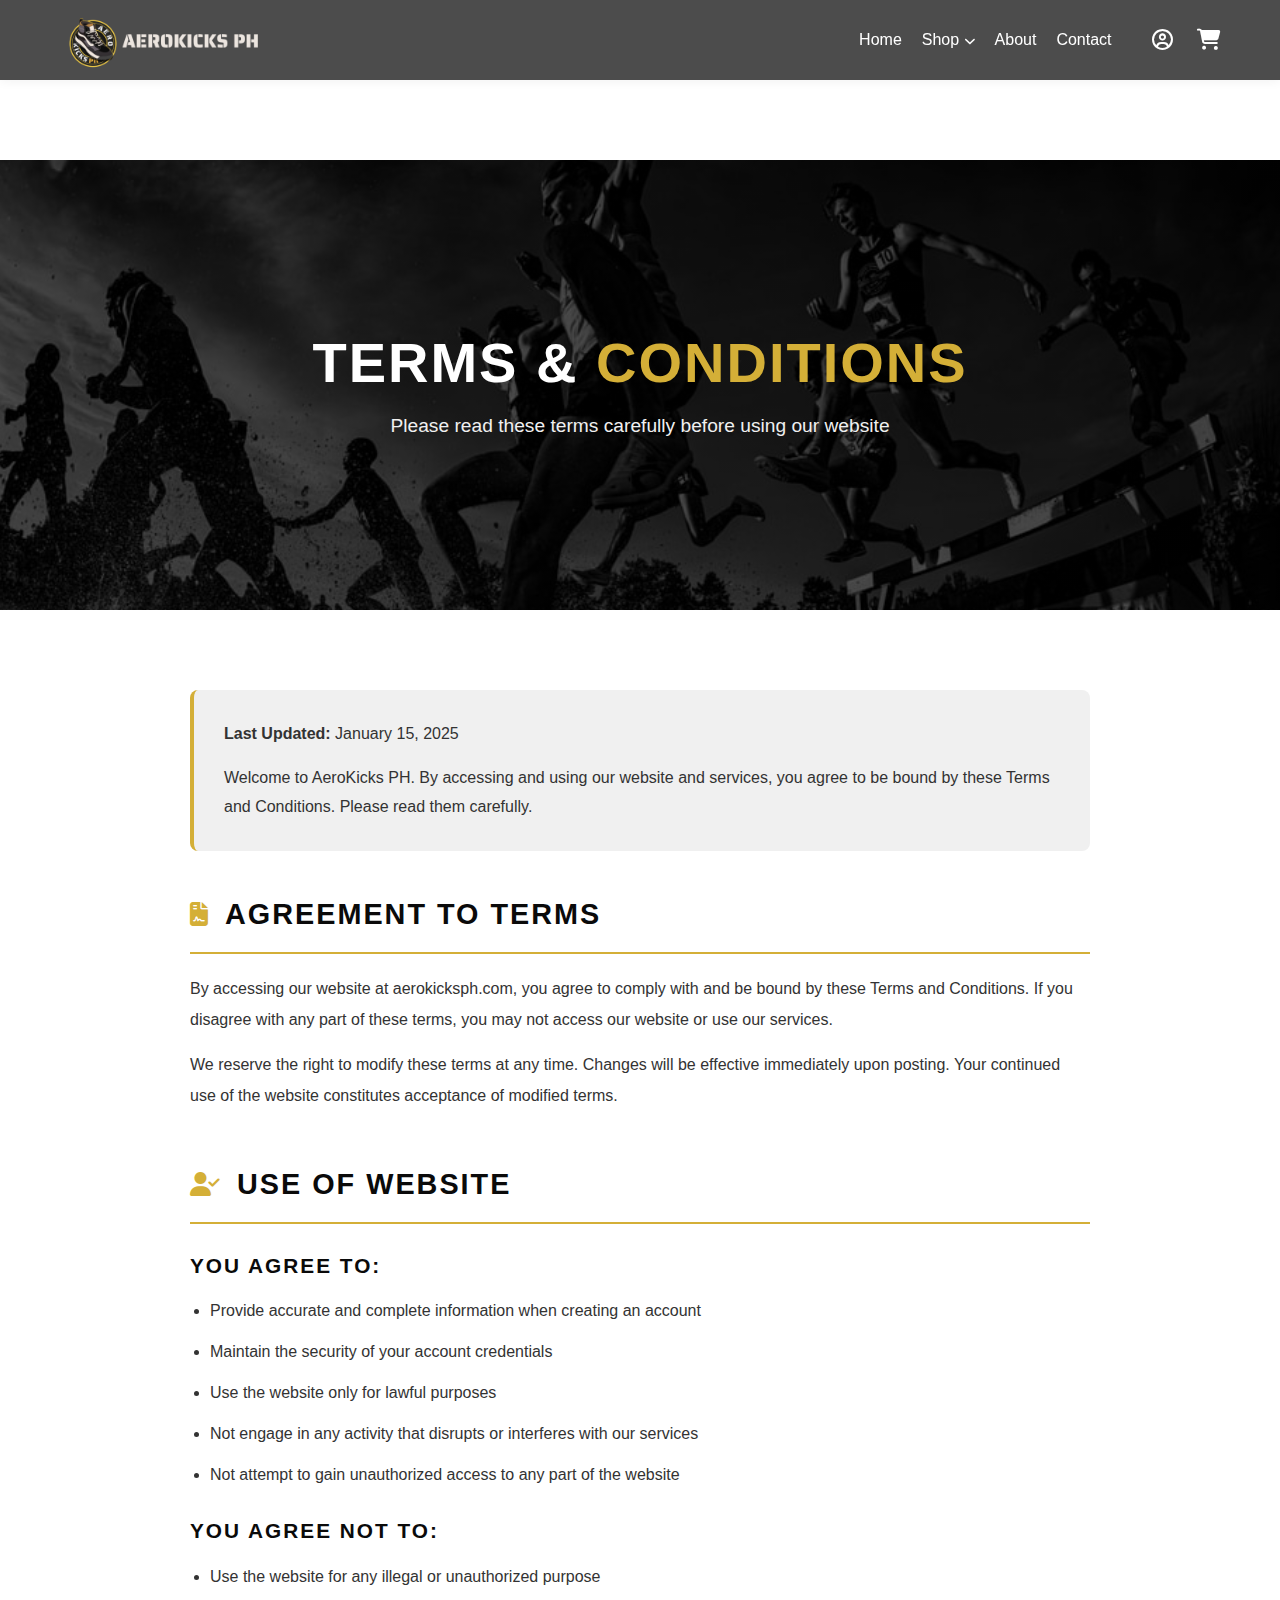
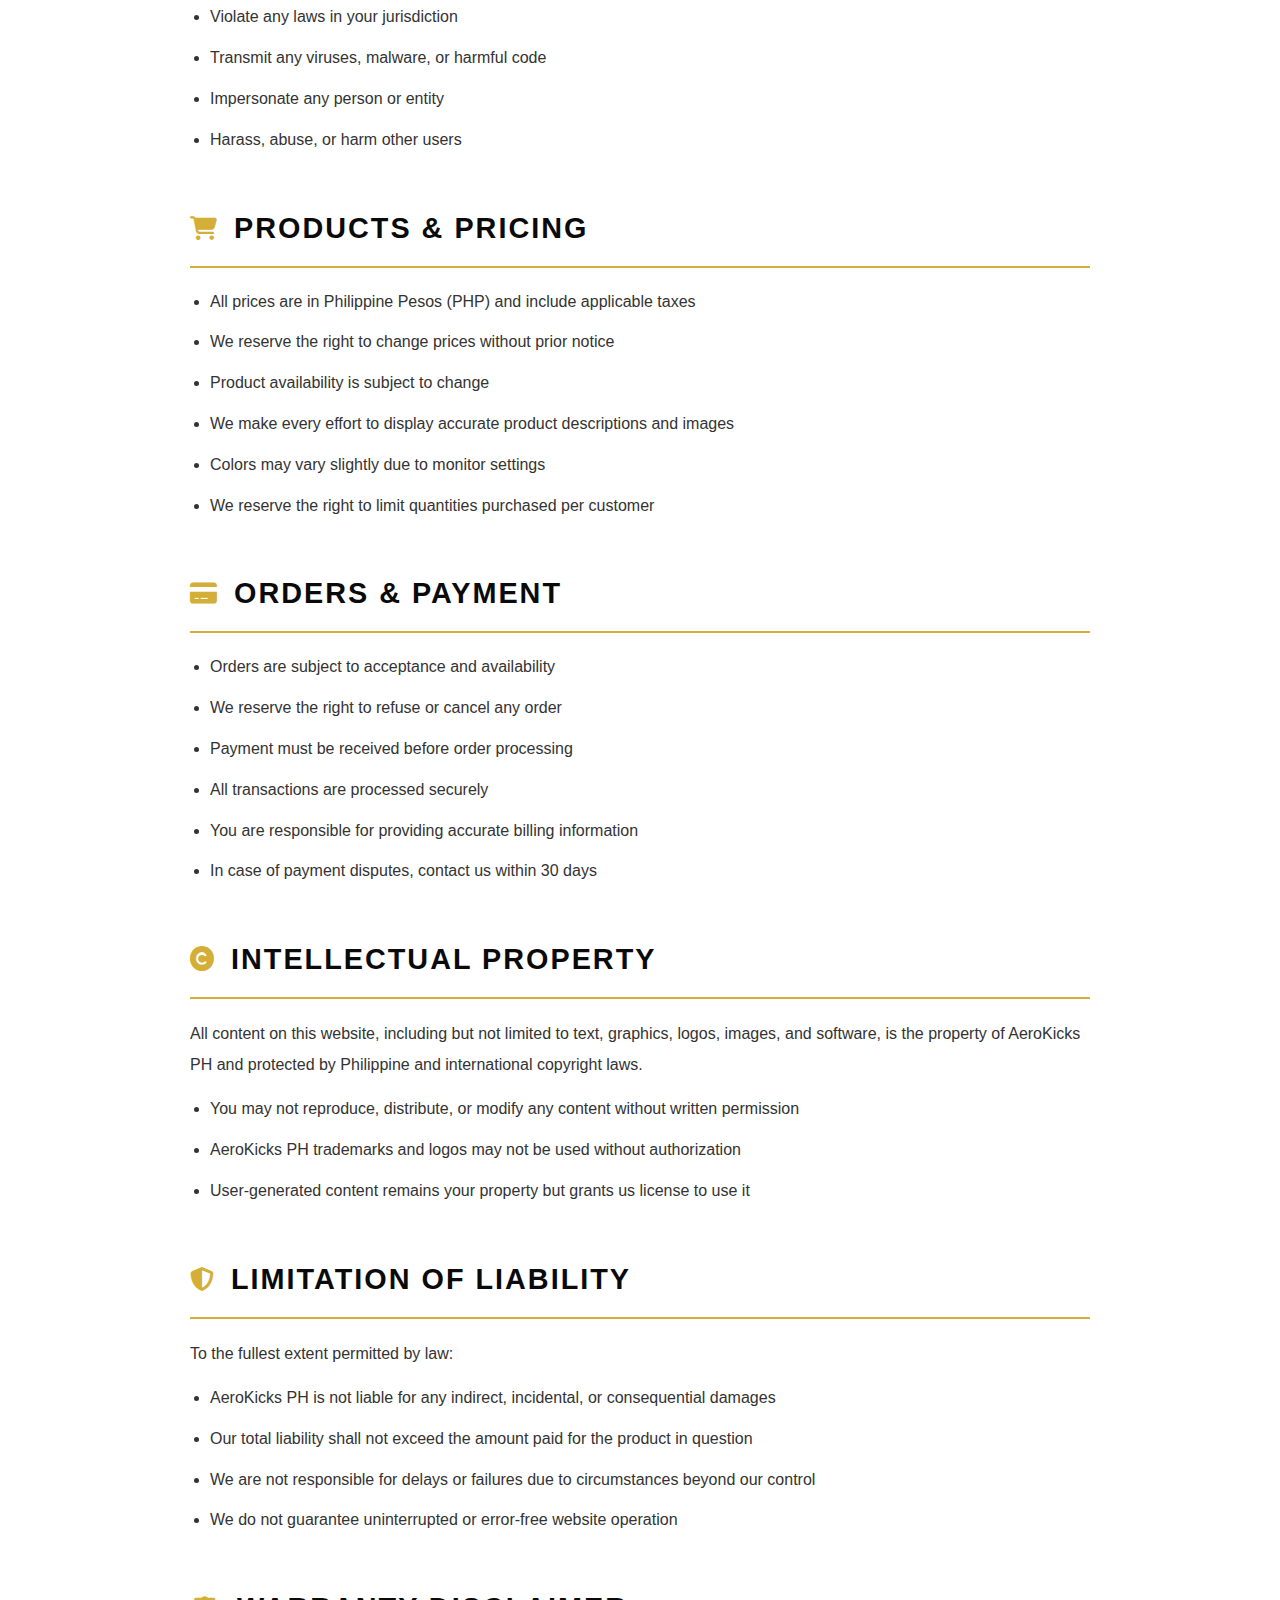
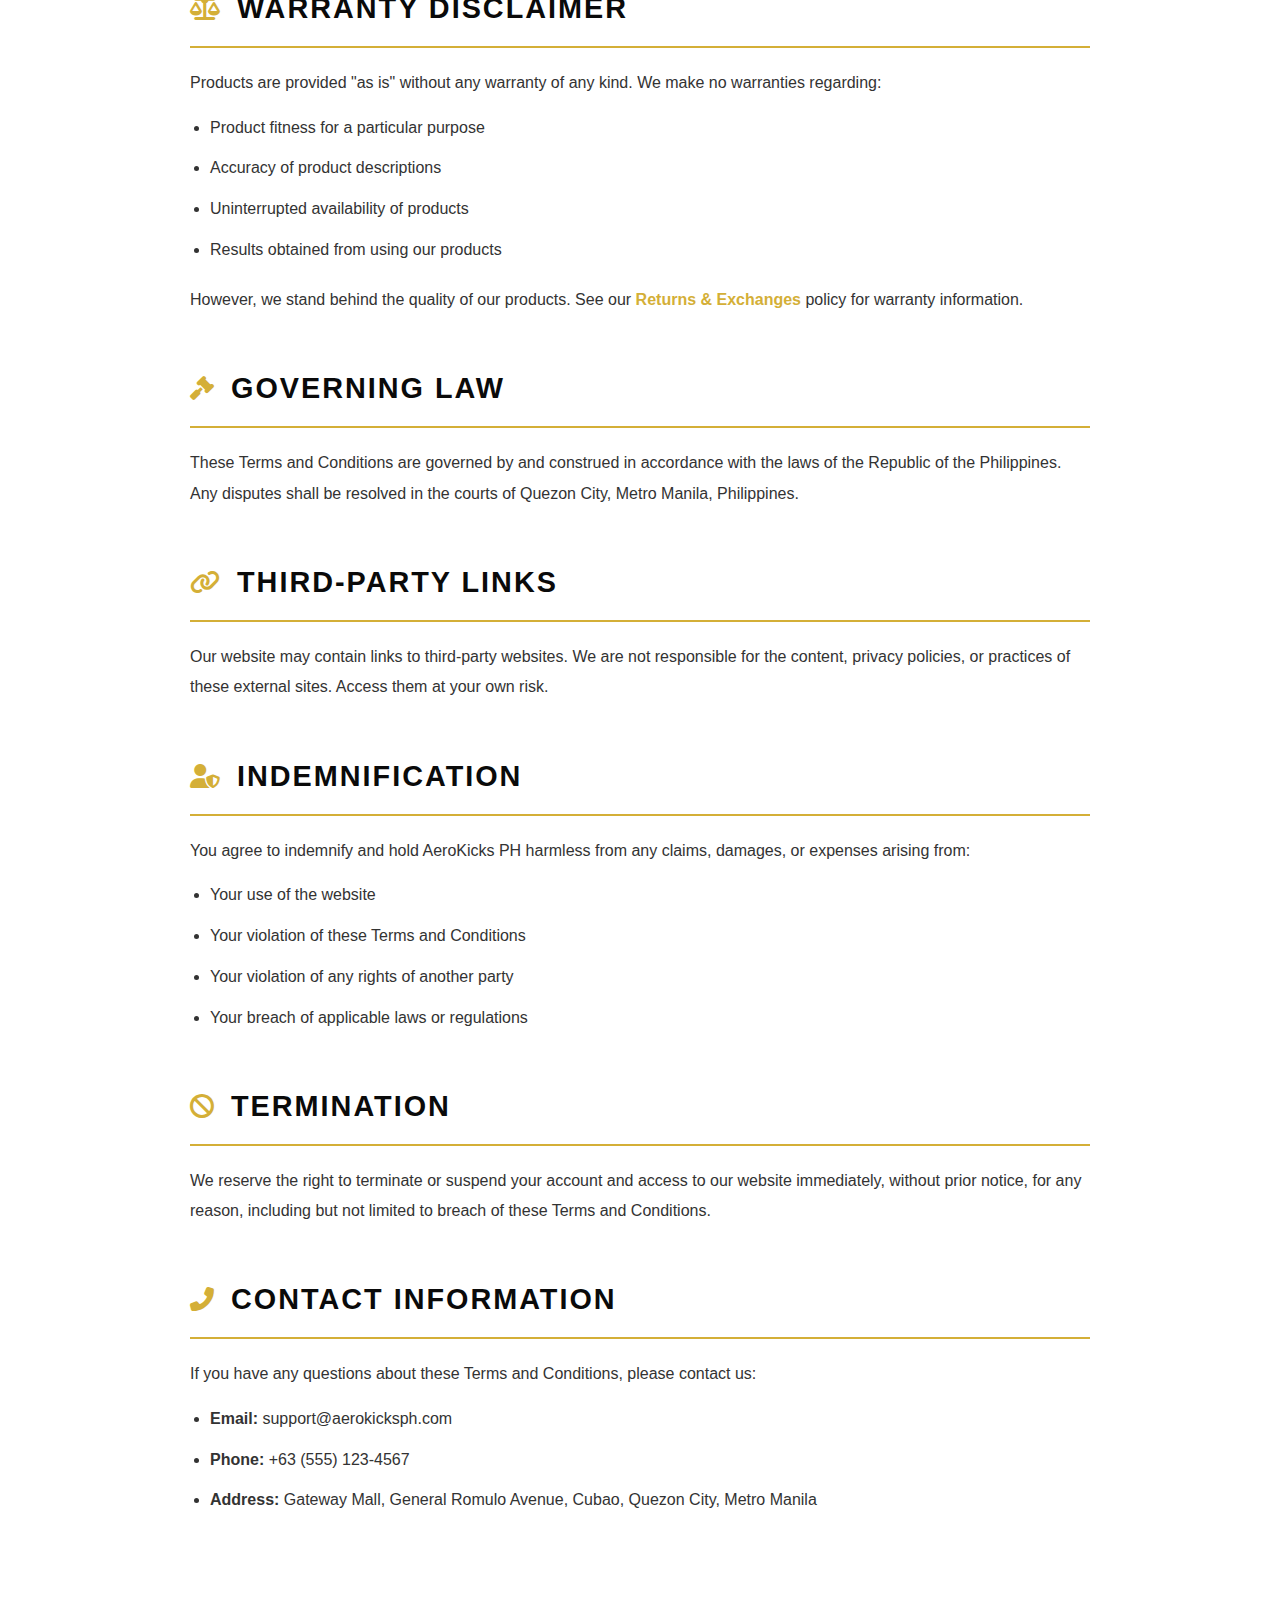
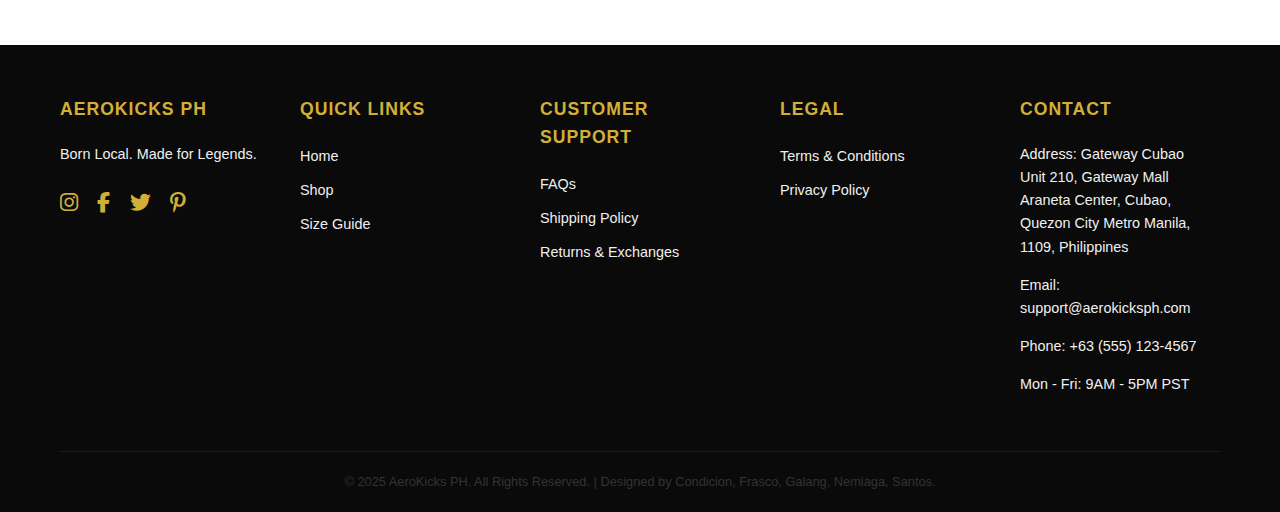
<file: Terms.html>
<!DOCTYPE html>
<html lang="en">
<head>
    <meta charset="UTF-8">
    <meta name="viewport" content="width=device-width, initial-scale=1.0">
    <title>Terms & Conditions - AeroKicks PH</title>
    <link rel="icon" type="image/x-icon" href="Images/LOGO.png">
    <link rel="stylesheet" href="https://cdnjs.cloudflare.com/ajax/libs/font-awesome/6.5.2/css/all.min.css">
    <link rel="stylesheet" href="style.css">
</head>
<body>
<header class="header">
        <div class="nav-container container">
            <div class="logo">
                <img src="Images/LOGO+NAME.png">
            </div>
            <ul class="nav-links">
                <li><a href="index.html">Home</a></li>
                <li class="dropdown">
                    <a href="product.html">Shop <i class="fas fa-chevron-down" style="font-size: 0.7em;"></i></a>
                    <div class="dropdown-content">
                        <a href="product.html">Footwear</a>
                        <a href="product.html">Apparel</a>
                        <a href="product.html">Essentials</a>
                    </div>
                </li>
                <li><a href="about.html">About</a></li>
                <li><a href="contactus.html">Contact</a></li>
            </ul>
            <div class="nav-icons">
                <a href="login.html"><i class="fa-regular fa-circle-user"></i></a>
                <a href="cart.html" class="cart-icon-wrapper">
                    <i class="fas fa-shopping-cart"></i>
                    <span class="cart-counter">0</span>
                </a>
            </div>
        </div>
    </header>

    <main>
        <section class="policy-hero">
            <div class="policy-hero-content">
                <h1>Terms & <span class="text-gold">Conditions</span></h1>
                <p>Please read these terms carefully before using our website</p>
            </div>
        </section>

        <section class="policy-content section-padding">
            <div class="container">
                <div class="policy-container">
                    <div class="policy-intro">
                        <p><strong>Last Updated:</strong> January 15, 2025</p>
                        <p>Welcome to AeroKicks PH. By accessing and using our website and services, you agree to be bound by these Terms and Conditions. Please read them carefully.</p>
                    </div>

                    <div class="policy-section">
                        <h2><i class="fas fa-file-contract"></i> Agreement to Terms</h2>
                        <p>By accessing our website at aerokicksph.com, you agree to comply with and be bound by these Terms and Conditions. If you disagree with any part of these terms, you may not access our website or use our services.</p>
                        <p>We reserve the right to modify these terms at any time. Changes will be effective immediately upon posting. Your continued use of the website constitutes acceptance of modified terms.</p>
                    </div>

                    <div class="policy-section">
                        <h2><i class="fas fa-user-check"></i> Use of Website</h2>
                        <h3>You agree to:</h3>
                        <ul>
                            <li>Provide accurate and complete information when creating an account</li>
                            <li>Maintain the security of your account credentials</li>
                            <li>Use the website only for lawful purposes</li>
                            <li>Not engage in any activity that disrupts or interferes with our services</li>
                            <li>Not attempt to gain unauthorized access to any part of the website</li>
                        </ul>

                        <h3>You agree NOT to:</h3>
                        <ul>
                            <li>Use the website for any illegal or unauthorized purpose</li>
                            <li>Violate any laws in your jurisdiction</li>
                            <li>Transmit any viruses, malware, or harmful code</li>
                            <li>Impersonate any person or entity</li>
                            <li>Harass, abuse, or harm other users</li>
                        </ul>
                    </div>

                    <div class="policy-section">
                        <h2><i class="fas fa-shopping-cart"></i> Products & Pricing</h2>
                        <ul>
                            <li>All prices are in Philippine Pesos (PHP) and include applicable taxes</li>
                            <li>We reserve the right to change prices without prior notice</li>
                            <li>Product availability is subject to change</li>
                            <li>We make every effort to display accurate product descriptions and images</li>
                            <li>Colors may vary slightly due to monitor settings</li>
                            <li>We reserve the right to limit quantities purchased per customer</li>
                        </ul>
                    </div>

                    <div class="policy-section">
                        <h2><i class="fas fa-credit-card"></i> Orders & Payment</h2>
                        <ul>
                            <li>Orders are subject to acceptance and availability</li>
                            <li>We reserve the right to refuse or cancel any order</li>
                            <li>Payment must be received before order processing</li>
                            <li>All transactions are processed securely</li>
                            <li>You are responsible for providing accurate billing information</li>
                            <li>In case of payment disputes, contact us within 30 days</li>
                        </ul>
                    </div>

                    <div class="policy-section">
                        <h2><i class="fas fa-copyright"></i> Intellectual Property</h2>
                        <p>All content on this website, including but not limited to text, graphics, logos, images, and software, is the property of AeroKicks PH and protected by Philippine and international copyright laws.</p>
                        <ul>
                            <li>You may not reproduce, distribute, or modify any content without written permission</li>
                            <li>AeroKicks PH trademarks and logos may not be used without authorization</li>
                            <li>User-generated content remains your property but grants us license to use it</li>
                        </ul>
                    </div>

                    <div class="policy-section">
                        <h2><i class="fas fa-shield-alt"></i> Limitation of Liability</h2>
                        <p>To the fullest extent permitted by law:</p>
                        <ul>
                            <li>AeroKicks PH is not liable for any indirect, incidental, or consequential damages</li>
                            <li>Our total liability shall not exceed the amount paid for the product in question</li>
                            <li>We are not responsible for delays or failures due to circumstances beyond our control</li>
                            <li>We do not guarantee uninterrupted or error-free website operation</li>
                        </ul>
                    </div>

                    <div class="policy-section">
                        <h2><i class="fas fa-balance-scale"></i> Warranty Disclaimer</h2>
                        <p>Products are provided "as is" without any warranty of any kind. We make no warranties regarding:</p>
                        <ul>
                            <li>Product fitness for a particular purpose</li>
                            <li>Accuracy of product descriptions</li>
                            <li>Uninterrupted availability of products</li>
                            <li>Results obtained from using our products</li>
                        </ul>
                        <p>However, we stand behind the quality of our products. See our <a href="returns.html">Returns & Exchanges</a> policy for warranty information.</p>
                    </div>

                    <div class="policy-section">
                        <h2><i class="fas fa-gavel"></i> Governing Law</h2>
                        <p>These Terms and Conditions are governed by and construed in accordance with the laws of the Republic of the Philippines. Any disputes shall be resolved in the courts of Quezon City, Metro Manila, Philippines.</p>
                    </div>

                    <div class="policy-section">
                        <h2><i class="fas fa-link"></i> Third-Party Links</h2>
                        <p>Our website may contain links to third-party websites. We are not responsible for the content, privacy policies, or practices of these external sites. Access them at your own risk.</p>
                    </div>

                    <div class="policy-section">
                        <h2><i class="fas fa-user-shield"></i> Indemnification</h2>
                        <p>You agree to indemnify and hold AeroKicks PH harmless from any claims, damages, or expenses arising from:</p>
                        <ul>
                            <li>Your use of the website</li>
                            <li>Your violation of these Terms and Conditions</li>
                            <li>Your violation of any rights of another party</li>
                            <li>Your breach of applicable laws or regulations</li>
                        </ul>
                    </div>

                    <div class="policy-section">
                        <h2><i class="fas fa-ban"></i> Termination</h2>
                        <p>We reserve the right to terminate or suspend your account and access to our website immediately, without prior notice, for any reason, including but not limited to breach of these Terms and Conditions.</p>
                    </div>

                    <div class="policy-section">
                        <h2><i class="fas fa-phone-alt"></i> Contact Information</h2>
                        <p>If you have any questions about these Terms and Conditions, please contact us:</p>
                        <ul>
                            <li><strong>Email:</strong> support@aerokicksph.com</li>
                            <li><strong>Phone:</strong> +63 (555) 123-4567</li>
                            <li><strong>Address:</strong> Gateway Mall, General Romulo Avenue, Cubao, Quezon City, Metro Manila</li>
                        </ul>
                    </div>
                </div>
            </div>
        </section>
    </main>

  <footer id="footer" class="footer">
    <div class="container">
        <div class="footer-grid">
            <div class="footer-col">
                <h4>AeroKicks PH</h4>
                <p>Born Local. Made for Legends.</p>
                <div class="social-icons">
                    <a href="#"><i class="fab fa-instagram"></i></a>
                    <a href="#"><i class="fab fa-facebook-f"></i></a>
                    <a href="#"><i class="fab fa-twitter"></i></a>
                    <a href="#"><i class="fab fa-pinterest-p"></i></a>
                </div>
            </div>
            <div class="footer-col">
                <h4>Quick Links</h4>
                <ul>
                    <li><a href="index.html">Home</a></li>
                    <li><a href="product.html">Shop</a></li>
                    <li><a href="sizing.html">Size Guide</a></li>
                </ul>
            </div>
            <div class="footer-col">
                <h4>Customer Support</h4>
                <ul>
                    <li><a href="FAQ.html">FAQs</a></li>
                    <li><a href="Shipping.html">Shipping Policy</a></li>
                    <li><a href="returns.html">Returns & Exchanges</a></li>
                </ul>
            </div>
            
            <div class="footer-col">
                <h4>Legal</h4>
                <ul>
                    <li><a href="Terms.html">Terms & Conditions</a></li>
                    <li><a href="Privacy.html">Privacy Policy</a></li>
                </ul>
            </div>
            <div class="footer-col">
                <h4>Contact</h4>
                <p>Address: <a href="https://maps.app.goo.gl/noQskWofd6mfiit98">Gateway Cubao<br>
Unit 210, Gateway Mall
Araneta Center, Cubao, Quezon City
Metro Manila, 1109, Philippines</a></p>
                <p>Email: support@aerokicksph.com</p>
                <p>Phone: +63 (555) 123-4567</p>
                <p>Mon - Fri: 9AM - 5PM PST</p>
            </div>
        </div>
        <div class="footer-bottom">
            &copy; 2025 AeroKicks PH. All Rights Reserved. | Designed by Condicion, Frasco, Galang, Nemiaga, Santos.
        </div>
    </div>
</footer>
    <script src="script.js"></script>
</body>
</html>
</file>
<file: style.css>
:root {
            --color-black: #0A0A0A;
            --color-charcoal: #1C1C1C;
            --color-light-gray: #F0F0F0;
            --color-white: #FFFFFF;
            --color-off-white: #FAFAFA;
            --color-gold: #D4AF37;
            --color-text-dark: #333333;
            --font-heading: 'Poppins', sans-serif;
            --font-subtext: 'Roboto Mono', sans-serif;
            --max-width: 1200px;
            --header-height: 80px;
            --transition-speed: 0.3s;
        }

        /* Import Fonts */
        @import url('https://fonts.googleapis.com/css2?family=Poppins:wght@300;700&family=Roboto+Mono:wght@300&display=swap');

        * {
            margin: 0;
            padding: 0;
            box-sizing: border-box;
        }

        body {
            font-family: var(--font-subtext);
            color: var(--color-text-dark);
            background-color: var(--color-white);
            line-height: 1.6;
            overflow-x: hidden;
        }

        a {
            text-decoration: none;
            color: inherit;
            transition: color var(--transition-speed);
        }

        h1, h2, h3, h4 {
            font-family: var(--font-heading);
            font-weight: 700;
            text-transform: uppercase;
            letter-spacing: 2px;
        }

        .container {
            max-width: var(--max-width);
            margin: 0 auto;
            padding: 0 20px;
        }

        .section-padding {
            padding: 80px 0;
        }

        .btn-primary {
            display: inline-block;
            background-color: var(--color-gold);
            color: var(--color-black);
            padding: 12px 30px;
            border: none;
            text-transform: uppercase;
            font-weight: 700;
            letter-spacing: 1px;
            cursor: pointer;
            transition: background-color var(--transition-speed), transform var(--transition-speed);
            box-shadow: 0 4px 15px rgba(212, 175, 55, 0.4);
            font-size: 0.9rem;
        }

        .btn-primary:hover {
            background-color: #e0c26b; 
            transform: translateY(-2px);
            box-shadow: 0 6px 20px rgba(212, 175, 55, 0.6);
        }

       /* ----------------------------------------------------
 * 2. Navigation Bar (Header) - ALIGNMENT CORRECTED
 * ----------------------------------------------------
 */
.header {
    position: fixed;
    top: 0;
    left: 0;
    width: 100%;
    height: var(--header-height);
    z-index: 1000;
    background: rgba(0, 0, 0, 0.7);
    box-shadow: 0 2px 10px rgba(0, 0, 0, 0.05);
    backdrop-filter: blur(10px);
    color: var(--color-white);
}

.nav-container {
    display: flex;
    /* REVERTED TO space-between: Pushes everything right, away from logo */
    justify-content: space-between; 
    align-items: center;
    height: 100%;
}

.logo {
    padding: 5px;
}
/* ... logo img rules ... */

.nav-links {
    list-style: none;
    display: flex;
    align-items: center;
    /* KEY CHANGE: This pushes the links group to the far right */
    margin-left: auto; 
    /* Ensure no extra space pushes icons away unnecessarily */
    margin-right: 0; 
}

.nav-links li {
    /* Current tight spacing between links (20px) */
    margin-left: 20px; 
    position: relative;
}

/* ... nav-links a rules ... */

/* Profile & Cart Icons */
.nav-icons {
    /* Remove 'margin-left: auto' as .nav-links is doing the pushing now */
    /* Add a small margin to separate icons from the last link */
    margin-left: 20px; 
}

.nav-icons a {
    margin-left: 20px;
    font-size: 1.3rem;
    color: var(--color-white); 
}

.logo img {
    height: 100px;
    width: auto;
}
 
.nav-links a:hover {
    color: var(--color-gold);

}

/* Dropdown for Shop/Categories */
.dropdown {
    position: relative;
}

.dropdown-content {
    display: none;
    position: absolute;
    top: 100%;
    left: 0;
    min-width: 150px;
    background-color: var(--color-charcoal);
    box-shadow: 0 8px 16px rgba(0,0,0,0.1);
    z-index: 1;
    padding: 10px 0;
}

.dropdown:hover .dropdown-content {
    display: block;
}

.dropdown-content a {
    color: var(--color-white);
    padding: 8px 15px;
    display: block;
    text-transform: none;
    font-weight: 300;
}

.dropdown-content a:hover {
    background-color: var(--color-light-gray);
    color: var(--color-gold);
}



        
        /*
        * ----------------------------------------------------
        * 3. Homepage Sections
        * ----------------------------------------------------
        */
        main {
            padding-top: var(--header-height); /* Offset for fixed header */
        }

       .hero {
            height: 85vh;
            color: var(--color-white);
            display: flex;
            align-items: center;
            justify-content: flex-start;
            text-align: left;
            position: relative; /* Needed for absolute positioning of video and overlay */
            overflow: hidden; /* Ensures video edges are clipped */
        }

        /* Video Background Styling */
        .video-background {
            position: absolute;
            top: 0;
            left: 0;
            width: 100%;
            height: 100%;
            overflow: hidden;
            z-index: 0; /* Place it behind the content and overlay */
        }

        .video-background video {
            min-width: 100%; 
            min-height: 100%;
            width: auto;
            height: auto;
            position: absolute;
            top: 50%;
            left: 50%;
            transform: translate(-50%, -50%); /* Centers the video */
            object-fit: cover; /* Ensures the video covers the entire element */
        }

        /* Dark Overlay */
        .video-background::after {
            content: '';
            position: absolute;
            top: 0;
            left: 0;
            width: 100%;
            height: 100%;
            background: rgba(0, 0, 0, 0.7); /* Semi-transparent black overlay */
            z-index: 1; /* Place between video and content */
        }

                /* Audio Toggle Button Styling */
        .btn-audio-toggle {
            /* Positioning it absolutely relative to the .hero section */
            position: absolute; 
            bottom: 20px; 
            right: 20px; 
            
            /* Style */
            background: rgba(0, 0, 0, 0.4); 
            color: var(--color-gold);
            border: 1px solid var(--color-gold);
            border-radius: 50%; 
            width: 40px;
            height: 40px;
            display: flex;
            align-items: center;
            justify-content: center;
            font-size: 1.1rem;
            cursor: pointer;
            z-index: 5; 
            transition: background 0.3s ease, color 0.3s ease;
        }

        .btn-audio-toggle:hover {
            background: var(--color-gold); 
            color: var(--color-charcoal);
            border-color: var(--color-gold);
        }

        /* Ensure the hero content container doesn't block the button if you placed it inside */
        .hero {
            /* ... existing properties ... */
            position: relative; /* Ensure the button is positioned relative to the hero section */
        }


        /* Adjust positioning for mobile devices */
        @media (max-width: 768px) {
            .btn-audio-toggle {
                bottom: 15px;
                right: 15px;
                width: 35px;
                height: 35px;
                font-size: 1rem;
            }
        }

        .hero-content {
            position: relative; /* Lifts content above the video and overlay */
            z-index: 2;
            max-width: 600px;
            margin-left: 5%;
        }


        .hero h1 {
            font-size: 4rem;
            margin-bottom: 15px;
            line-height: 1.1;
        }

        .hero p {
            font-family: var(--font-subtext);
            font-size: 1.1rem;
            margin-bottom: 30px;
            color: var(--color-light-gray);
        }
        
        .hero span {
            color: var(--color-gold); /* Gold accent for key text */
            font-style: italic;
        }

        /* 3.2 Featured Categories (Light & Minimalist) */
        .featured-categories {
            background-color: var(--color-white); /* Light background for contrast */
        }
        
        .section-title {
            text-align: center;
            margin-bottom: 50px;
            color: var(--color-black);
            font-size: 2rem;
        }

        .category-grid {
            display: grid;
            grid-template-columns: repeat(3, 1fr);
            gap: 30px;
        }

        .category-card {
            overflow: hidden;
            position: relative;
            background-color: var(--color-light-gray);
            transition: transform var(--transition-speed), box-shadow var(--transition-speed);
            min-height: 300px;
            display: flex;
            align-items: flex-end;
            box-shadow: 0 10px 20px rgba(0, 0, 0, 0.08);
        }

        .category-card:hover {
            transform: translateY(-5px);
            box-shadow: 0 10px 20px rgba(0, 0, 0, 0.5);
        }

        .category-card img {
            width: 100%;
            height: 100%;
            object-fit: cover;
            position: absolute;
            top: 0;
            left: 0;
            opacity: 0.8;
            transition: opacity var(--transition-speed);
        }
        
        .category-card:hover img {
            opacity: 0.9;
        }

        .category-info {
            position: relative;
            z-index: 10;
            width: 100%;
            padding: 20px;
            background: linear-gradient(to top, rgba(0, 0, 0, 0.7), rgba(0, 0, 0, 0));
            color: var(--color-white);
        }

        .category-info h3 {
            font-size: 1.2rem;
            border-left: 3px solid var(--color-gold);
            padding-left: 10px;
        }

        .promotions {

        background-image: url('Images/AEROKICKS_RetroRun_82_3.jpg');
        background-size: cover;
        background-position: center;
        background-attachment: fixed;
        
        color: var(--color-white);
        text-align: center;
        padding: 100px 20px;
        position: relative;
        overflow: hidden;
        }

        /* 3. Dark Overlay for Readability */
        .promotions::before {
            content: '';
            position: absolute;
            top: 0;
            left: 0;
            width: 100%;
            height: 100%;
            background: rgba(0, 0, 0, 0.65); 
            z-index: 1;
        }

        .promotions h2,
        .promotions p,
        .promotions a {
            position: relative;
            z-index: 2;
        }

        .promotions h2 {
            font-size: 3.5rem; 
            text-transform: uppercase;
            margin-bottom: 15px;
        }

        .promotions p {
            font-size: 1.2rem;
            max-width: 800px;
            margin: 0 auto 30px; 
        }

        /* 3.4 Featured Products (Light/Gray Background) */
        .featured-products {
            background-color: var(--color-light-gray); /* Light gray background for balance */
        }

        .product-grid {
            display: grid;
            grid-template-columns: repeat(4, 1fr);
            gap: 30px;
        }

        .product-card {
            background-color: var(--color-white);
            text-align: center;
            padding: 20px;
            box-shadow: 0 5px 15px rgba(0, 0, 0, 0.05);
            transition: transform var(--transition-speed), box-shadow var(--transition-speed);
            overflow: hidden;
        }

        .product-card:hover {
            transform: translateY(-5px);
            box-shadow: 0 15px 30px rgba(0, 0, 0, 0.1);
        }

        .product-card img {
            width: 100%;
            height: auto;
            margin-bottom: 15px;
            display: block;
            transition: transform var(--transition-speed);
        }
        
        .product-card:hover img {
            transform: scale(1.05);
        }

        .product-name {
            font-family: var(--font-heading);
            font-size: 1rem;
            margin-bottom: 5px;
            color: var(--color-black);
        }

        .product-price {
            font-family: var(--font-subtext);
            font-weight: 700;
            color: var(--color-gold);
            font-size: 1.2rem;
            margin-bottom: 15px;
        }

        .product-card .btn-primary {
            padding: 8px 20px;
            font-size: 0.85rem;
        }

        /* 3.5 Brand Story / About Section (Clean & Elegant) */
        .brand-story {
            background-color: var(--color-white);
            display: flex;
            align-items: center;
            justify-content: space-between;
        }

        .story-content {
            flex: 1;
            padding-right: 50px;
        }
        
        .story-content h2 {
            margin-bottom: 20px;
            font-size: 2.5rem;
        }
        
        .story-content p {
            margin-bottom: 25px;
            color: var(--color-text-dark);
        }

        .story-image {
            flex: 1;
            height: 400px;
            background: var(--color-charcoal) url('Images/StorySection.jpg') no-repeat center center/cover;
            /* Subtle gold border/line accent */
            border: 2px solid var(--color-gold); 
            box-shadow: 20px 20px 0 var(--color-charcoal-gray);
        }
        
        /* 3.6 Customer Testimonials (Dark Section with Gold) */
        .testimonials {
            background-color: var(--color-charcoal);
            color: var(--color-white);
        }
        
        .testimonials .section-title {
            color: var(--color-white);
        }

        .testimonial-grid {
            display: grid;
            grid-template-columns: repeat(3, 1fr);
            gap: 30px;
        }

        .testimonial-card {
            background-color: var(--color-black);
            padding: 30px;
            border-top: 3px solid var(--color-gold);
            text-align: center;
        }

        .testimonial-card p {
            font-style: italic;
            margin-bottom: 15px;
            color: var(--color-light-gray);
        }

        .testimonial-card h4 {
            font-size: 1rem;
            color: var(--color-gold);
            font-weight: 300;
        }

        /* 3.7 Newsletter Signup (Minimalist) */
        .newsletter {
            background-color: var(--color-light-gray);
            text-align: center;
        }
        
        .newsletter h2 {
            font-size: 2rem;
            margin-bottom: 10px;
        }
        
        .newsletter p {
            margin-bottom: 30px;
            color: var(--color-text-dark);
        }

        .newsletter-form {
            display: flex;
            justify-content: center;
            max-width: 500px;
            margin: 0 auto;
        }
        
        .newsletter-form input[type="email"] {
            flex-grow: 1;
            padding: 15px;
            border: 2px solid var(--color-charcoal);
            border-right: none;
            background-color: var(--color-white);
            font-size: 1rem;
            font-family: var(--font-subtext);
        }

        .newsletter-form .btn-primary {
            padding: 15px 30px;
            border-radius: 0;
            font-size: 1rem;
        }
        
        /*
        * ----------------------------------------------------
        * 4. Footer
        * ----------------------------------------------------
        */
        .footer {
            background-color: var(--color-black);
            color: var(--color-light-gray);
            padding: 50px 0 20px;
        }

        .footer-grid {
            display: grid;
            grid-template-columns: repeat(5, 1fr); 
            gap: 40px;
            padding-bottom: 40px;
            border-bottom: 1px solid var(--color-charcoal);
        }

        .footer-col h4 {
            font-size: 1.1rem;
            margin-bottom: 20px;
            color: var(--color-gold);
            letter-spacing: 1px;
            text-transform: uppercase;
        }

        .footer-col p {
            font-size: 0.9rem;
            margin-bottom: 15px;
        }

        .footer-col ul {
            list-style: none;
        }

        .footer-col ul li {
            margin-bottom: 8px;
        }
        
        .footer-col a {
            font-size: 0.9rem;
            color: var(--color-light-gray);
        }
        
        .footer-col a:hover {
            color: var(--color-gold);
        }

        .social-icons {
            margin-top: 20px;
        }

        .social-icons a {
            font-size: 1.3rem;
            margin-right: 15px;
            color: var(--color-gold); /* Gold icons */
        }
        
        .social-icons a:hover {
            color: var(--color-white);
        }

        .footer-bottom {
            text-align: center;
            margin-top: 20px;
            font-size: 0.8rem;
            color: var(--color-text-dark);
        }

        /* * ----------------------------------------------------
        * 5. Utility/Gold Accents
        * ----------------------------------------------------
        */
        .text-gold {
            color: var(--color-gold);
        }
/* =============================================
   SEARCH BAR STYLES (Add to tempstyle.css)
   ============================================= */
.search-container {
    display: flex;
    max-width: 600px;
    margin: 0 auto 2rem;
    box-shadow: 0 2px 8px rgba(0, 0, 0, 0.1);
    border-radius: 4px;
    overflow: hidden;
}

.search-input {
    flex: 1;
    padding: 15px 20px;
    border: 2px solid #ddd;
    border-right: none;
    font-size: 1rem;
    font-family: var(--font-subtext);
    outline: none;
    transition: border-color 0.3s;
}

.search-input:focus {
    border-color: var(--color-gold);
}

.search-btn {
    padding: 15px 25px;
    background: var(--color-gold);
    color: var(--color-black);
    border: 2px solid var(--color-gold);
    cursor: pointer;
    font-size: 1.1rem;
    transition: all 0.3s;
}

.search-btn:hover {
    background: #e0c26b;
    transform: scale(1.05);
}

.search-btn i {
    pointer-events: none;
}

/* =============================================
   FILTER BAR STYLES (Updated)
   ============================================= */
.filter-bar {
    display: flex;
    gap: 1rem;
    justify-content: center;
    margin: 2rem 0;
    flex-wrap: wrap;
    position: relative;
    z-index: 10;
}

.filter-btn {
    padding: 0.75rem 1.5rem;
    border: 2px solid #ddd;
    background: white;
    color: var(--color-text-dark);
    cursor: pointer;
    transition: all 0.3s ease;
    font-size: 1rem;
    font-weight: 500;
    border-radius: 4px;
    text-transform: uppercase;
    letter-spacing: 0.5px;
    
    /* Ensure clickability */
    pointer-events: auto;
    position: relative;
    z-index: 10;
}

.filter-btn.active {
    background: var(--color-gold);
    color: white;
    border-color: var(--color-gold);
    box-shadow: 0 4px 10px rgba(212, 175, 55, 0.3);
}

.filter-btn:hover {
    border-color: var(--color-gold);
    transform: translateY(-2px);
    box-shadow: 0 4px 8px rgba(0, 0, 0, 0.1);
}

/* =============================================
   PRODUCT GRID IMPROVEMENTS
   ============================================= */
.product-list.product-grid {
    display: grid;
    grid-template-columns: repeat(auto-fill, minmax(280px, 1fr));
    gap: 30px;
    margin-top: 2rem;
    position: relative;
    z-index: 1;
}

/* Ensure product cards use img-box structure from your CSS */
.product-card {
    background-color: var(--color-white);
    box-shadow: 0 4px 15px rgba(0, 0, 0, 0.08);
    transition: transform 0.4s cubic-bezier(0.25, 0.8, 0.25, 1), box-shadow 0.4s;
    border-radius: 6px;
    overflow: hidden;
    cursor: pointer;
    position: relative;
}

.product-card:hover {
    transform: translateY(-5px);
    box-shadow: 0 15px 30px rgba(0, 0, 0, 0.15);
}

.product-card .img-box {
    width: 100%;
    padding-top: 100%; /* 1:1 aspect ratio */
    position: relative;
    overflow: hidden;
    background: var(--color-light-gray);
}

.product-card .img-box img {
    position: absolute;
    top: 0;
    left: 0;
    width: 100%;
    height: 100%;
    object-fit: cover;
    transition: transform 0.6s ease-out;
}

.product-card:hover .img-box img {
    transform: scale(1.08);
}

.product-info-text {
    padding: 20px;
    text-align: center;
}

.product-card .title {
    font-family: var(--font-heading);
    font-size: 1rem;
    margin-bottom: 10px;
    font-weight: 600;
    color: var(--color-charcoal);
    text-transform: uppercase;
    letter-spacing: 0.5px;
}

.product-card .price {
    font-family: var(--font-subtext);
    color: var(--color-gold);
    font-weight: 700;
    font-size: 1.2rem;
    display: block;
}

/* =============================================
   RESPONSIVE DESIGN
   ============================================= */
@media (max-width: 768px) {
    .search-container {
        margin: 0 20px 1.5rem;
    }
    
    .search-input {
        padding: 12px 15px;
        font-size: 0.9rem;
    }
    
    .search-btn {
        padding: 12px 20px;
    }
    
    .filter-bar {
        gap: 0.5rem;
        margin: 1.5rem 0;
    }
    
    .filter-btn {
        padding: 0.6rem 1rem;
        font-size: 0.85rem;
    }
    
    .product-list.product-grid {
        grid-template-columns: repeat(auto-fill, minmax(150px, 1fr));
        gap: 15px;
    }
}
  /* PRODUCT DETAIL PAGE ENHANCEMENTS */
        .product-detail-page {
            padding-top: calc(var(--header-height) + 40px);
        }

        .breadcrumb {
            padding: 1rem 0;
            font-size: 0.9rem;
            color: #666;
            margin-bottom: 2rem;
        }

        .breadcrumb a {
            color: var(--color-gold);
            text-decoration: none;
            transition: color 0.3s;
        }

        .breadcrumb a:hover {
            text-decoration: underline;
            color: #e0c26b;
        }

        .product-detail-container {
            display: grid;
            grid-template-columns: 1fr 1fr;
            gap: 4rem;
            margin-bottom: 4rem;
        }

        /* LEFT SIDE - IMAGES */
        .product-images {
            position: sticky;
            top: 120px;
            height: fit-content;
        }

        .main-image {
            width: 100%;
            max-width: 500px;
            aspect-ratio: 1/1;
            background: var(--color-light-gray);
            border-radius: 12px;
            overflow: hidden;
            margin-bottom: 1.5rem;
            box-shadow: 0 10px 30px rgba(0, 0, 0, 0.15);
            border: 2px solid #eee;
        }

        .main-image img {
            width: 100%;
            height: 100%;
            object-fit: cover;
            transition: transform 0.3s ease;
        }

        .main-image:hover img {
            transform: scale(1.05);
        }

        .thumbnail-list {
            display: grid;
            grid-template-columns: repeat(4, 1fr);
            gap: 1rem;
        }

        .thumbnail-list img {
            max-width: 125px;
        }

        .thumbnail {
            aspect-ratio: 1/1;
            border-radius: 8px;
            cursor: pointer;
            border: 3px solid transparent;
            transition: all 0.3s;
            object-fit: cover;
            background: var(--color-light-gray);
        }

        .thumbnail:hover {
            border-color: var(--color-gold);
            transform: scale(1.05);
            box-shadow: 0 4px 12px rgba(212, 175, 55, 0.3);
        }

        .thumbnail.active {
            border-color: var(--color-gold);
            box-shadow: 0 0 0 1px var(--color-gold);
        }

        /* RIGHT SIDE - PRODUCT INFO */
        .product-info-detail {
            padding: 1rem 0;
        }

        .product-title {
            font-size: 2.5rem;
            margin-bottom: 1rem;
            color: var(--color-black);
            text-transform: uppercase;
            letter-spacing: 1px;
            line-height: 1.2;
        }

        .product-price-large {
            font-size: 2.2rem;
            color: var(--color-gold);
            font-weight: 700;
            margin-bottom: 1.5rem;
            display: block;
        }

        .product-short-desc {
            font-size: 1.15rem;
            color: #555;
            margin-bottom: 2.5rem;
            line-height: 1.7;
            padding: 1.5rem;
            background: var(--color-light-gray);
            border-left: 4px solid var(--color-gold);
            border-radius: 4px;
        }

        /* Variant & Size Selection */
        .variant-selection,
        .size-selection {
            margin-bottom: 2.5rem;
            padding-bottom: 2rem;
            border-bottom: 1px solid #eee;
        }

        .variant-selection label,
        .size-selection label {
            display: block;
            font-weight: 700;
            margin-bottom: 1rem;
            font-size: 1.1rem;
            text-transform: uppercase;
            letter-spacing: 0.5px;
            color: var(--color-black);
        }

        .color-options,
        .size-options {
            display: flex;
            gap: 1rem;
            flex-wrap: wrap;
        }

        .color-btn,
        .size-btn {
            padding: 0.85rem 1.75rem;
            border: 2px solid #ddd;
            background: white;
            cursor: pointer;
            transition: all 0.3s;
            font-weight: 600;
            border-radius: 6px;
            font-size: 1rem;
            min-width: 80px;
            text-align: center;
        }

        .color-btn:hover,
        .size-btn:hover {
            border-color: var(--color-gold);
            transform: translateY(-3px);
            box-shadow: 0 6px 15px rgba(212, 175, 55, 0.2);
        }

        .color-btn.active,
        .size-btn.active {
            background: var(--color-gold);
            border-color: var(--color-gold);
            color: white;
            box-shadow: 0 4px 12px rgba(212, 175, 55, 0.4);
        }

        /* Action Buttons */
        .action-buttons {
            display: flex;
            gap: 1.5rem;
            margin: 3rem 0;
        }

        .btn-add-to-cart-detail,
        .btn-buy-now {
            flex: 1;
            padding: 1.25rem 2rem;
            font-size: 1.1rem;
            font-weight: 700;
            text-transform: uppercase;
            letter-spacing: 1px;
            border: none;
            cursor: pointer;
            transition: all 0.3s;
            border-radius: 6px;
            display: flex;
            align-items: center;
            justify-content: center;
            gap: 0.75rem;
        }

        .btn-add-to-cart-detail {
            background: var(--color-black);
            color: white;
        }

        .btn-add-to-cart-detail:hover {
            background: var(--color-charcoal);
            transform: translateY(-3px);
            box-shadow: 0 8px 20px rgba(0, 0, 0, 0.3);
        }

        .btn-buy-now {
            background: var(--color-gold);
            color: var(--color-black);
        }

        .btn-buy-now:hover {
            background: #e0c26b;
            transform: translateY(-3px);
            box-shadow: 0 8px 20px rgba(212, 175, 55, 0.5);
        }

        /* Product Details Sections */
        .product-description-section,
        .product-features-section,
        .product-materials-section,
        .product-ideal-section,
        .product-sizing-section,
        .product-care-section {
            margin-bottom: 3rem;
            padding-bottom: 2.5rem;
            border-bottom: 2px solid #eee;
        }

        .product-info-detail h3 {
            font-size: 1.4rem;
            margin-bottom: 1.25rem;
            color: var(--color-black);
            text-transform: uppercase;
            letter-spacing: 1px;
            display: flex;
            align-items: center;
            gap: 0.75rem;
        }

        .product-info-detail h3::before {
            content: '';
            width: 4px;
            height: 24px;
            background: var(--color-gold);
            display: block;
        }

        .product-info-detail p {
            line-height: 1.9;
            color: #555;
            font-size: 1.05rem;
        }

        .product-info-detail ul {
            list-style: none;
            padding: 0;
        }

        .product-info-detail ul li {
            padding: 0.85rem 0;
            padding-left: 2rem;
            position: relative;
            line-height: 1.7;
            color: #555;
            font-size: 1.05rem;
            border-bottom: 1px solid #f5f5f5;
        }

        .product-info-detail ul li:last-child {
            border-bottom: none;
        }

        .product-info-detail ul li:before {
            content: "✓";
            position: absolute;
            left: 0;
            color: var(--color-gold);
            font-size: 1.3rem;
            font-weight: 700;
            line-height: 1.7;
        }

        /* Responsive Design */
        @media (max-width: 968px) {
            .product-detail-container {
                grid-template-columns: 1fr;
                gap: 2rem;
            }

            .product-images {
                position: static;
            }

            .product-title {
                font-size: 2rem;
            }

            .product-price-large {
                font-size: 1.8rem;
            }

            .action-buttons {
                flex-direction: column;
            }

            .thumbnail-list {
                grid-template-columns: repeat(3, 1fr);
            }
        }

        @media (max-width: 480px) {
            .product-title {
                font-size: 1.6rem;
            }

            .product-price-large {
                font-size: 1.5rem;
            }

            .btn-add-to-cart-detail,
            .btn-buy-now {
                padding: 1rem 1.5rem;
                font-size: 1rem;
            }

            .thumbnail-list {
                grid-template-columns: repeat(2, 1fr);
            }
        }

/* Cart Counter in Header */
.cart-icon-wrapper {
    position: relative;
    display: inline-block;
}

.cart-counter {
    position: absolute;
    top: -8px;
    right: -10px;
    background: var(--color-gold);
    color: var(--color-black);
    border-radius: 50%;
    width: 20px;
    height: 20px;
    display: flex;
    align-items: center;
    justify-content: center;
    font-size: 0.75rem;
    font-weight: 700;
}

/* Add to Cart Notification */
.cart-notification {
    position: fixed;
    top: 100px;
    right: -300px;
    background: var(--color-gold);
    color: var(--color-black);
    padding: 1rem 2rem;
    border-radius: 4px;
    box-shadow: 0 4px 15px rgba(0, 0, 0, 0.2);
    z-index: 10000;
    transition: right 0.3s ease;
    font-weight: 600;
    display: flex;
    align-items: center;
    gap: 0.75rem;
}

.cart-notification.show {
    right: 20px;
}

.cart-notification i {
    font-size: 1.5rem;
}

/* Add to Cart Button in Product Grid */
.btn-add-to-cart {
    width: 100%;
    padding: 0.75rem;
    margin-top: 1rem;
    background: var(--color-black);
    color: white;
    border: none;
    cursor: pointer;
    font-weight: 600;
    text-transform: uppercase;
    letter-spacing: 0.5px;
    transition: all 0.3s;
    border-radius: 4px;
}

.btn-add-to-cart:hover {
    background: var(--color-gold);
    color: var(--color-black);
    transform: translateY(-2px);
}

.btn-add-to-cart i {
    margin-right: 0.5rem;
}

/* =============================================
   RESPONSIVE DESIGN
   ============================================= */
@media (max-width: 968px) {
    .product-detail-container {
        grid-template-columns: 1fr;
        gap: 2rem;
    }

    .product-images {
        position: static;
    }

    .product-title {
        font-size: 2rem;
    }

    .action-buttons {
        flex-direction: column;
    }

    .thumbnail-list {
        grid-template-columns: repeat(3, 1fr);
    }
}

@media (max-width: 480px) {
    .product-title {
        font-size: 1.5rem;
    }

    .product-price-large {
        font-size: 1.5rem;
    }

    .btn-add-to-cart-detail,
    .btn-buy-now {
        padding: 0.75rem 1.5rem;
        font-size: 1rem;
    }
}

/* Cart Icon with Counter */
.cart-icon-wrapper {
    position: relative;
    display: inline-block;
}

.cart-counter {
    position: absolute;
    top: -8px;
    right: -10px;
    background: var(--color-gold);
    color: var(--color-black);
    border-radius: 50%;
    width: 20px;
    height: 20px;
    display: none; /* Hidden when cart is empty */
    align-items: center;
    justify-content: center;
    font-size: 0.75rem;
    font-weight: 700;
}

/* =============================================
   CART ICON WITH COUNTER
   Add this to your style.css
   ============================================= */

nav .cart-icon {
  position: relative;
  display: inline-block;
}

nav .cart-icon .cart-item-count {
  position: absolute;
  top: -10px;
  right: -10px;
  width: 20px;
  height: 20px;
  background: gold;
  border-radius: 50%;
  font-size: 12px;
  color: #000; /* Changed to black for better contrast on gold */
  font-weight: 700;
  line-height: 20px; /* Fixed from 100px to 20px to center text */
  text-align: center;
  display: none; /* Hidden by default */
}

nav .cart-icon .cart-item-count.active {
  display: flex;
  align-items: center;
  justify-content: center;
}

/* Add to Cart Notification */
.cart-notification {
  position: fixed;
  top: 100px;
  right: -300px;
  background: gold;
  color: #000;
  padding: 1rem 2rem;
  border-radius: 4px;
  box-shadow: 0 4px 15px rgba(0, 0, 0, 0.2);
  z-index: 10000;
  transition: right 0.3s ease;
  font-weight: 600;
  display: flex;
  align-items: center;
  gap: 0.75rem;
}

.cart-notification.show {
  right: 20px;
}

.cart-notification i {
  font-size: 1.5rem;
}

/* Product Card Add to Cart Button */
.btn-add-to-cart {
  width: 100%;
  padding: 0.75rem;
  margin-top: 1rem;
  background: #000;
  color: white;
  border: none;
  cursor: pointer;
  font-weight: 600;
  text-transform: uppercase;
  letter-spacing: 0.5px;
  transition: all 0.3s;
  border-radius: 4px;
}

.btn-add-to-cart:hover {
  background: gold;
  color: #000;
  transform: translateY(-2px);
}

.btn-add-to-cart i {
  margin-right: 0.5rem;
}

/* CART PAGE SPECIFIC STYLES */
        .cart-page {
            padding-top: calc(var(--header-height) + 40px);
            min-height: 70vh;
        }

        /* CHECKOUT FORM STYLES */
        .checkout-form-overlay {
            position: fixed;
            top: 0;
            left: 0;
            width: 100%;
            height: 100%;
            background: rgba(0, 0, 0, 0.8);
            z-index: 10000;
            display: none;
            align-items: center;
            justify-content: center;
            padding: 20px;
        }

        .checkout-form-overlay.show {
            display: flex;
        }

        .checkout-form-container {
            background: white;
            padding: 3rem;
            border-radius: 12px;
            max-width: 600px;
            width: 100%;
            max-height: 90vh;
            overflow-y: auto;
            position: relative;
            box-shadow: 0 20px 60px rgba(0, 0, 0, 0.3);
        }

        .checkout-form-close {
            position: absolute;
            top: 1rem;
            right: 1rem;
            background: none;
            border: none;
            font-size: 2rem;
            cursor: pointer;
            color: #999;
            transition: color 0.3s;
        }

        .checkout-form-close:hover {
            color: var(--color-black);
        }

        .checkout-form-container h2 {
            font-size: 2rem;
            margin-bottom: 0.5rem;
            color: var(--color-black);
            text-transform: uppercase;
            letter-spacing: 1px;
        }

        .checkout-form-container .form-subtitle {
            color: #666;
            margin-bottom: 2rem;
            font-size: 1rem;
        }

        .form-section {
            margin-bottom: 2rem;
        }

        .form-section h3 {
            font-size: 1.2rem;
            margin-bottom: 1rem;
            color: var(--color-black);
            text-transform: uppercase;
            letter-spacing: 0.5px;
            border-bottom: 2px solid var(--color-gold);
            padding-bottom: 0.5rem;
        }

        .form-group {
            margin-bottom: 1.5rem;
        }

        .form-group label {
            display: block;
            margin-bottom: 0.5rem;
            font-weight: 600;
            color: var(--color-black);
        }

        .form-group label .required {
            color: #dc3545;
        }

        .form-group input,
        .form-group textarea,
        .form-group select {
            width: 100%;
            padding: 0.75rem;
            border: 2px solid #ddd;
            border-radius: 4px;
            font-size: 1rem;
            font-family: var(--font-subtext);
            transition: border-color 0.3s;
        }

        .form-group input:focus,
        .form-group textarea:focus,
        .form-group select:focus {
            outline: none;
            border-color: var(--color-gold);
        }

        .form-group textarea {
            resize: vertical;
            min-height: 80px;
        }

        .form-row {
            display: grid;
            grid-template-columns: 1fr 1fr;
            gap: 1rem;
        }

        .order-summary-mini {
            background: var(--color-light-gray);
            padding: 1.5rem;
            border-radius: 8px;
            margin-bottom: 2rem;
        }

        .order-summary-mini h4 {
            font-size: 1.1rem;
            margin-bottom: 1rem;
            color: var(--color-black);
        }

        .order-summary-mini .summary-line {
            display: flex;
            justify-content: space-between;
            padding: 0.5rem 0;
            font-size: 0.95rem;
        }

        .order-summary-mini .summary-line.total {
            border-top: 2px solid #ddd;
            margin-top: 0.5rem;
            padding-top: 1rem;
            font-weight: 700;
            font-size: 1.2rem;
            color: var(--color-black);
        }

        .order-summary-mini .summary-line.total .amount {
            color: var(--color-gold);
        }

        .form-actions {
            display: flex;
            gap: 1rem;
            margin-top: 2rem;
        }

        .btn-submit-order,
        .btn-cancel-order {
            flex: 1;
            padding: 1rem 2rem;
            border: none;
            border-radius: 6px;
            font-size: 1rem;
            font-weight: 700;
            text-transform: uppercase;
            cursor: pointer;
            transition: all 0.3s;
        }

        .btn-submit-order {
            background: var(--color-gold);
            color: var(--color-black);
        }

        .btn-submit-order:hover {
            background: #e0c26b;
            transform: translateY(-2px);
            box-shadow: 0 6px 20px rgba(212, 175, 55, 0.4);
        }

        .btn-cancel-order {
            background: white;
            color: var(--color-black);
            border: 2px solid #ddd;
        }

        .btn-cancel-order:hover {
            background: var(--color-light-gray);
            border-color: var(--color-black);
        }

        /* CONFIRMATION MODAL */
        .confirmation-container {
            text-align: center;
            padding: 2rem;
        }

        .confirmation-container i {
            font-size: 5rem;
            color: #28a745;
            margin-bottom: 1.5rem;
        }

        .confirmation-container h2 {
            font-size: 2rem;
            margin-bottom: 1rem;
            color: var(--color-black);
        }

        .confirmation-container p {
            font-size: 1.1rem;
            color: #666;
            margin-bottom: 0.5rem;
        }

        .confirmation-container .order-number {
            font-size: 1.3rem;
            font-weight: 700;
            color: var(--color-gold);
            margin: 1.5rem 0;
        }

        .confirmation-container .btn-primary {
            margin-top: 2rem;
        }

        @media (max-width: 768px) {
            .checkout-form-container {
                padding: 2rem 1.5rem;
            }

            .form-row {
                grid-template-columns: 1fr;
            }

            .form-actions {
                flex-direction: column;
            }
        }

        .cart-container {
            display: grid;
            grid-template-columns: 2fr 1fr;
            gap: 2rem;
            margin-top: 2rem;
        }

        .cart-items-section {
            background: white;
            padding: 2rem;
            border-radius: 8px;
            box-shadow: 0 2px 10px rgba(0,0,0,0.1);
        }

        .cart-item {
            display: grid;
            grid-template-columns: 120px 1fr auto;
            gap: 1.5rem;
            padding: 1.5rem 0;
            border-bottom: 1px solid #eee;
        }

        .cart-item:last-child {
            border-bottom: none;
        }

        .cart-item-image {
            width: 120px;
            height: 120px;
            object-fit: cover;
            border-radius: 8px;
        }

        .cart-item-details h3 {
            font-size: 1.2rem;
            margin-bottom: 0.5rem;
            color: var(--color-black);
        }

        .cart-item-details p {
            color: #666;
            margin-bottom: 0.5rem;
            font-size: 0.9rem;
        }

        .cart-item-price {
            font-size: 1.2rem;
            color: var(--color-gold);
            font-weight: 700;
        }

        .cart-item-actions {
            display: flex;
            align-items: center;
            gap: 1rem;
            flex-direction: column;
            justify-content: space-between;
        }

        .quantity-control {
            display: flex;
            align-items: center;
            gap: 0.5rem;
            border: 2px solid #ddd;
            border-radius: 4px;
            overflow: hidden;
        }

        .quantity-btn {
            padding: 0.5rem 1rem;
            border: none;
            background: var(--color-light-gray);
            cursor: pointer;
            font-size: 1rem;
            transition: background 0.3s;
        }

        .quantity-btn:hover {
            background: var(--color-gold);
            color: white;
        }

        .quantity-display {
            padding: 0.5rem 1rem;
            min-width: 40px;
            text-align: center;
            font-weight: 600;
        }

        .remove-item-btn {
            color: #dc3545;
            cursor: pointer;
            font-size: 0.9rem;
            border: 1px solid #dc3545;
            padding: 0.5rem 1rem;
            border-radius: 4px;
            background: white;
            transition: all 0.3s;
        }

        .remove-item-btn:hover {
            background: #dc3545;
            color: white;
        }

        .cart-summary {
            background: white;
            padding: 2rem;
            border-radius: 8px;
            box-shadow: 0 2px 10px rgba(0,0,0,0.1);
            height: fit-content;
            position: sticky;
            top: 120px;
        }

        .cart-summary h2 {
            font-size: 1.5rem;
            margin-bottom: 1.5rem;
            padding-bottom: 1rem;
            border-bottom: 2px solid var(--color-gold);
        }

        .summary-row {
            display: flex;
            justify-content: space-between;
            padding: 0.75rem 0;
            font-size: 1rem;
        }

        .summary-row.total {
            font-size: 1.3rem;
            font-weight: 700;
            color: var(--color-black);
            border-top: 2px solid #eee;
            margin-top: 1rem;
            padding-top: 1rem;
        }

        .summary-row.total .amount {
            color: var(--color-gold);
        }

        .checkout-btn {
            width: 100%;
            padding: 1rem;
            margin-top: 1.5rem;
            background: var(--color-gold);
            color: var(--color-black);
            border: none;
            font-size: 1.1rem;
            font-weight: 700;
            text-transform: uppercase;
            cursor: pointer;
            border-radius: 4px;
            transition: all 0.3s;
        }

        .checkout-btn:hover {
            background: #e0c26b;
            transform: translateY(-2px);
            box-shadow: 0 6px 20px rgba(212, 175, 55, 0.4);
        }

        .continue-shopping-btn {
            width: 100%;
            padding: 1rem;
            margin-top: 1rem;
            background: white;
            color: var(--color-black);
            border: 2px solid var(--color-gold);
            font-size: 1rem;
            font-weight: 600;
            text-transform: uppercase;
            cursor: pointer;
            border-radius: 4px;
            transition: all 0.3s;
        }

        .continue-shopping-btn:hover {
            background: var(--color-light-gray);
        }

        .empty-cart {
            text-align: center;
            padding: 4rem 2rem;
        }

        .empty-cart i {
            font-size: 5rem;
            color: #ccc;
            margin-bottom: 1rem;
        }

        .empty-cart h2 {
            font-size: 1.8rem;
            margin-bottom: 1rem;
            color: var(--color-black);
        }

        .empty-cart p {
            color: #666;
            margin-bottom: 2rem;
        }

        @media (max-width: 968px) {
            .cart-container {
                grid-template-columns: 1fr;
            }

            .cart-summary {
                position: static;
            }

            .cart-item {
                grid-template-columns: 100px 1fr;
                gap: 1rem;
            }

            .cart-item-actions {
                grid-column: 1 / -1;
                flex-direction: row;
                justify-content: space-between;
            }
        }

        /* LOGIN PAGE STYLES */
        .login-page {
            padding-top: calc(var(--header-height) + 40px);
            min-height: 80vh;
            display: flex;
            align-items: center;
            justify-content: center;
            background: linear-gradient(135deg, var(--color-light-gray) 0%, var(--color-white) 100%);
        }

        .auth-container {
            background: white;
            padding: 3rem;
            border-radius: 12px;
            box-shadow: 0 10px 40px rgba(0, 0, 0, 0.1);
            max-width: 450px;
            width: 100%;
            margin: 2rem;
        }

        .auth-header {
            text-align: center;
            margin-bottom: 2rem;
        }

        .auth-header .logo-small {
            width: 300px;
            margin-bottom: 1rem;
            background-color: var(--color-charcoal);
            border-radius: 10px;
        }

        .auth-header h1 {
            font-size: 2rem;
            margin-bottom: 0.5rem;
            color: var(--color-black);
            text-transform: uppercase;
        }

        .auth-header p {
            color: #666;
            font-size: 1rem;
        }

        .auth-tabs {
            display: flex;
            gap: 1rem;
            margin-bottom: 2rem;
            border-bottom: 2px solid #eee;
        }

        .auth-tab {
            flex: 1;
            padding: 1rem;
            border: none;
            background: none;
            font-size: 1rem;
            font-weight: 600;
            text-transform: uppercase;
            cursor: pointer;
            color: #999;
            border-bottom: 3px solid transparent;
            transition: all 0.3s;
            margin-bottom: -2px;
        }

        .auth-tab.active {
            color: var(--color-gold);
            border-bottom-color: var(--color-gold);
        }

        .auth-form {
            display: none;
        }

        .auth-form.active {
            display: block;
        }

        .form-group {
            margin-bottom: 1.5rem;
        }

        .form-group label {
            display: block;
            margin-bottom: 0.5rem;
            font-weight: 600;
            color: var(--color-black);
        }

        .form-group label .required {
            color: #dc3545;
        }

        .input-with-icon {
            position: relative;
        }

        .input-with-icon i {
            position: absolute;
            left: 1rem;
            top: 50%;
            transform: translateY(-50%);
            color: #999;
        }

        .form-group input {
            width: 100%;
            padding: 0.85rem 1rem 0.85rem 2.75rem;
            border: 2px solid #ddd;
            border-radius: 6px;
            font-size: 1rem;
            font-family: var(--font-subtext);
            transition: border-color 0.3s;
        }

        .form-group input:focus {
            outline: none;
            border-color: var(--color-gold);
        }

        .form-options {
            display: flex;
            justify-content: space-between;
            align-items: center;
            margin-bottom: 1.5rem;
            font-size: 0.9rem;
        }

        .form-options label {
            display: flex;
            align-items: center;
            gap: 0.5rem;
            cursor: pointer;
            color: #666;
        }

        .form-options a {
            color: var(--color-gold);
            text-decoration: none;
        }

        .form-options a:hover {
            text-decoration: underline;
        }

        .btn-auth {
            width: 100%;
            padding: 1rem;
            background: var(--color-gold);
            color: var(--color-black);
            border: none;
            border-radius: 6px;
            font-size: 1.1rem;
            font-weight: 700;
            text-transform: uppercase;
            cursor: pointer;
            transition: all 0.3s;
            letter-spacing: 1px;
        }

        .btn-auth:hover {
            background: #e0c26b;
            transform: translateY(-2px);
            box-shadow: 0 6px 20px rgba(212, 175, 55, 0.4);
        }

        .auth-divider {
            text-align: center;
            margin: 2rem 0;
            position: relative;
        }

        .auth-divider::before {
            content: '';
            position: absolute;
            top: 50%;
            left: 0;
            right: 0;
            height: 1px;
            background: #ddd;
        }

        .auth-divider span {
            background: white;
            padding: 0 1rem;
            position: relative;
            color: #999;
            font-size: 0.9rem;
        }

        .social-login {
            display: flex;
            gap: 1rem;
        }

        .btn-social {
            flex: 1;
            padding: 0.85rem;
            border: 2px solid #ddd;
            background: white;
            border-radius: 6px;
            cursor: pointer;
            transition: all 0.3s;
            font-size: 1rem;
            display: flex;
            align-items: center;
            justify-content: center;
            gap: 0.5rem;
        }

        .btn-social:hover {
            border-color: var(--color-gold);
            transform: translateY(-2px);
        }

        .btn-social i {
            font-size: 1.2rem;
        }

        /* PROFILE PAGE STYLES */
        .profile-container {
            display: none;
            background: white;
            padding: 3rem;
            border-radius: 12px;
            box-shadow: 0 10px 40px rgba(0, 0, 0, 0.1);
            max-width: 800px;
            width: 100%;
            margin: 2rem;
        }

        .profile-container.active {
            display: block;
        }

        .profile-header {
            display: flex;
            align-items: center;
            gap: 2rem;
            padding-bottom: 2rem;
            border-bottom: 2px solid #eee;
            margin-bottom: 2rem;
        }

        .profile-avatar {
            width: 100px;
            height: 100px;
            border-radius: 50%;
            background: var(--color-gold);
            display: flex;
            align-items: center;
            justify-content: center;
            font-size: 3rem;
            color: white;
            font-weight: 700;
        }

        .profile-info h2 {
            font-size: 2rem;
            margin-bottom: 0.5rem;
            color: var(--color-black);
        }

        .profile-info p {
            color: #666;
            font-size: 1rem;
        }

        .profile-section {
            margin-bottom: 2.5rem;
        }

        .profile-section h3 {
            font-size: 1.3rem;
            margin-bottom: 1.5rem;
            color: var(--color-black);
            text-transform: uppercase;
            letter-spacing: 1px;
            display: flex;
            align-items: center;
            gap: 0.75rem;
        }

        .profile-section h3::before {
            content: '';
            width: 4px;
            height: 24px;
            background: var(--color-gold);
        }

        .profile-details {
            display: grid;
            grid-template-columns: repeat(2, 1fr);
            gap: 1.5rem;
        }

        .profile-detail-item {
            padding: 1rem;
            background: var(--color-light-gray);
            border-radius: 6px;
        }

        .profile-detail-item label {
            display: block;
            font-size: 0.85rem;
            color: #666;
            text-transform: uppercase;
            letter-spacing: 0.5px;
            margin-bottom: 0.5rem;
        }

        .profile-detail-item .value {
            font-size: 1.1rem;
            color: var(--color-black);
            font-weight: 600;
        }

        .order-history {
            background: var(--color-light-gray);
            padding: 1.5rem;
            border-radius: 8px;
        }

        .order-item {
            background: white;
            padding: 1rem;
            border-radius: 6px;
            margin-bottom: 1rem;
            display: flex;
            justify-content: space-between;
            align-items: center;
        }

        .order-item:last-child {
            margin-bottom: 0;
        }

        .order-info h4 {
            font-size: 1rem;
            margin-bottom: 0.25rem;
            color: var(--color-black);
        }

        .order-info p {
            font-size: 0.9rem;
            color: #666;
        }

        .order-status {
            padding: 0.5rem 1rem;
            border-radius: 20px;
            font-size: 0.85rem;
            font-weight: 600;
        }

        .order-status.completed {
            background: #d4edda;
            color: #155724;
        }

        .order-status.processing {
            background: #fff3cd;
            color: #856404;
        }

        .profile-actions {
            display: flex;
            gap: 1rem;
            margin-top: 2rem;
        }

        .btn-edit-profile,
        .btn-logout {
            flex: 1;
            padding: 1rem;
            border: none;
            border-radius: 6px;
            font-size: 1rem;
            font-weight: 600;
            text-transform: uppercase;
            cursor: pointer;
            transition: all 0.3s;
        }

        .btn-edit-profile {
            background: var(--color-black);
            color: white;
        }

        .btn-edit-profile:hover {
            background: var(--color-charcoal);
            transform: translateY(-2px);
        }

        .btn-logout {
            background: white;
            color: #dc3545;
            border: 2px solid #dc3545;
        }

        .btn-logout:hover {
            background: #dc3545;
            color: white;
            transform: translateY(-2px);
        }

        @media (max-width: 768px) {
            .auth-container,
            .profile-container {
                padding: 2rem 1.5rem;
                margin: 1rem;
            }

            .profile-header {
                flex-direction: column;
                text-align: center;
            }

            .profile-details {
                grid-template-columns: 1fr;
            }

            .profile-actions {
                flex-direction: column;
            }
        }

        /* =============================================
   ABOUT PAGE STYLES
   Add these to the end of tempstyle.css
   ============================================= */

/* About Hero Section */
.about-hero {
    height: 60vh;
    background: linear-gradient(rgba(0, 0, 0, 0.6), rgba(0, 0, 0, 0.6)), 
                url('Images/StorySection.jpg') center/cover no-repeat;
    background-attachment: fixed;
    display: flex;
    align-items: center;
    justify-content: center;
    text-align: center;
    color: var(--color-white);
    margin-top: var(--header-height);
}

.about-hero-content h1 {
    font-size: 4rem;
    margin-bottom: 20px;
    line-height: 1.2;
}

.about-hero-content p {
    font-size: 1.3rem;
    color: var(--color-light-gray);
    max-width: 700px;
    margin: 0 auto;
}

/* Mission & Vision Grid */
.mv-grid {
    display: grid;
    grid-template-columns: repeat(2, 1fr);
    gap: 40px;
    margin-top: 50px;
}

.mv-box {
    background-color: var(--color-white);
    padding: 40px;
    border-radius: 8px;
    box-shadow: 0 5px 20px rgba(0, 0, 0, 0.08);
    border-top: 4px solid var(--color-gold);
    transition: transform var(--transition-speed), box-shadow var(--transition-speed);
}

.mv-box:hover {
    transform: translateY(-5px);
    box-shadow: 0 10px 30px rgba(0, 0, 0, 0.15);
}

.mv-icon {
    width: 60px;
    height: 60px;
    background-color: var(--color-gold);
    border-radius: 50%;
    display: flex;
    align-items: center;
    justify-content: center;
    margin-bottom: 20px;
}

.mv-icon i {
    font-size: 1.8rem;
    color: var(--color-black);
}

.mv-box h3 {
    font-size: 1.5rem;
    margin-bottom: 15px;
    color: var(--color-black);
}

.mv-box p {
    font-size: 1rem;
    line-height: 1.8;
    color: var(--color-text-dark);
}

/* Brand Story Full Section */
.brand-story-full {
    background-color: var(--color-light-gray);
}

.story-content-full {
    max-width: 900px;
    margin: 0 auto;
}

.story-content-full p {
    font-size: 1.1rem;
    line-height: 2;
    color: var(--color-text-dark);
    margin-bottom: 25px;
    text-align: justify;
}

.story-content-full p:last-child {
    margin-bottom: 0;
}

/* Team Section */
.team-section {
    background-color: var(--color-white);
}

.team-grid {
    display: grid;
    grid-template-columns: repeat(5, 1fr);
    gap: 25px;
    margin-top: 50px;
}

.team-card {
    background-color: var(--color-white);
    border-radius: 8px;
    overflow: hidden;
    box-shadow: 0 5px 15px rgba(0, 0, 0, 0.1);
    transition: transform var(--transition-speed), box-shadow var(--transition-speed);
    text-align: center;
}

.team-card:hover {
    transform: translateY(-10px);
    box-shadow: 0 15px 35px rgba(0, 0, 0, 0.2);
}

.team-image {
    width: 100%;
    height: 280px;
    overflow: hidden;
    background-color: var(--color-light-gray);
}

.team-image img {
    width: 100%;
    height: 100%;
    object-fit: cover;
    transition: transform var(--transition-speed);
}

.team-card:hover .team-image img {
    transform: scale(1.1);
}

.team-info {
    padding: 20px;
}

.team-info h4 {
    font-size: 1.1rem;
    margin-bottom: 8px;
    color: var(--color-black);
    text-transform: uppercase;
    letter-spacing: 1px;
}

.team-info p {
    font-size: 0.9rem;
    font-weight: 600;
}

.team-footer {
    text-align: center;
    margin-top: 40px;
    color: #666;
    font-style: italic;
}

/* Responsive Design for About Page */
@media (max-width: 968px) {
    .about-hero-content h1 {
        font-size: 3rem;
    }

    .about-hero-content p {
        font-size: 1.1rem;
    }

    .mv-grid {
        grid-template-columns: 1fr;
        gap: 30px;
    }

    .team-grid {
        grid-template-columns: repeat(auto-fit, minmax(10px, 1fr));
        gap: 20px;
    }
}

@media (max-width: 480px) {
    .about-hero {
        height: 50vh;
    }

    .about-hero-content h1 {
        font-size: 2rem;
    }

    .about-hero-content p {
        font-size: 1rem;
    }

    .mv-box {
        padding: 25px;
    }

    .story-content-full p {
        font-size: 1rem;
        text-align: left;
    }

    .team-image {
        max-height: 220px;
        width: 100%;
    }
}

/* =============================================
   CONTACT PAGE STYLES
   Add these to the end of tempstyle.css
   ============================================= */

/* Contact Hero Section */
.contact-hero {
    height: 50vh;
    background: linear-gradient(rgba(0, 0, 0, 0.6), rgba(0, 0, 0, 0.6)), 
                url('Images/StorySection.jpg') center/cover no-repeat;
    background-attachment: fixed;
    display: flex;
    align-items: center;
    justify-content: center;
    text-align: center;
    color: var(--color-white);
    margin-top: var(--header-height);
}

.contact-hero-content h1 {
    font-size: 4rem;
    margin-bottom: 15px;
    line-height: 1.2;
}

.contact-hero-content p {
    font-size: 1.2rem;
    color: var(--color-light-gray);
    max-width: 600px;
    margin: 0 auto;
}

/* Contact Section Grid */
.contact-section {
    background-color: var(--color-white);
}

.contact-grid {
    display: grid;
    grid-template-columns: 1fr 1.2fr;
    gap: 50px;
    align-items: start;
}

/* Contact Info Cards */
.contact-info-cards {
    display: grid;
    gap: 25px;
}

.contact-info-card {
    background-color: var(--color-white);
    padding: 30px;
    border-radius: 8px;
    box-shadow: 0 5px 20px rgba(0, 0, 0, 0.08);
    border-left: 4px solid var(--color-gold);
    transition: transform var(--transition-speed), box-shadow var(--transition-speed);
}

.contact-info-card:hover {
    transform: translateX(5px);
    box-shadow: 0 8px 25px rgba(0, 0, 0, 0.12);
}

.contact-icon {
    width: 50px;
    height: 50px;
    background-color: var(--color-gold);
    border-radius: 50%;
    display: flex;
    align-items: center;
    justify-content: center;
    margin-bottom: 15px;
}

.contact-icon i {
    font-size: 1.5rem;
    color: var(--color-black);
}

.contact-info-card h3 {
    font-size: 1.2rem;
    margin-bottom: 10px;
    color: var(--color-black);
}

.contact-info-card p {
    color: var(--color-text-dark);
    line-height: 1.6;
    margin-bottom: 5px;
}

.contact-info-card .subtext {
    font-size: 0.9rem;
    color: #999;
    font-style: italic;
}

.contact-info-card a {
    color: var(--color-gold);
    font-weight: 600;
}

.contact-info-card a:hover {
    text-decoration: underline;
}

/* Contact Form */
.contact-form-wrapper {
    background-color: var(--color-light-gray);
    padding: 40px;
    border-radius: 8px;
    box-shadow: 0 5px 20px rgba(0, 0, 0, 0.08);
}

.contact-form-wrapper h2 {
    font-size: 2rem;
    margin-bottom: 30px;
    color: var(--color-black);
}

.contact-form .form-row {
    display: grid;
    grid-template-columns: 1fr 1fr;
    gap: 20px;
}

.contact-form .form-group {
    margin-bottom: 20px;
}

.contact-form label {
    display: block;
    margin-bottom: 8px;
    font-weight: 600;
    color: var(--color-black);
    font-size: 0.95rem;
}

.contact-form label .required {
    color: #dc3545;
}

.contact-form input,
.contact-form select,
.contact-form textarea {
    width: 100%;
    padding: 12px 15px;
    border: 2px solid #ddd;
    border-radius: 4px;
    font-size: 1rem;
    font-family: var(--font-subtext);
    transition: border-color var(--transition-speed);
    background-color: var(--color-white);
}

.contact-form input:focus,
.contact-form select:focus,
.contact-form textarea:focus {
    outline: none;
    border-color: var(--color-gold);
}

.contact-form textarea {
    resize: vertical;
}

.contact-form .btn-primary {
    width: 100%;
    margin-top: 10px;
}

/* Form Success Message */
.form-success-message {
    display: none;
    text-align: center;
    padding: 40px;
    background-color: #d4edda;
    border: 2px solid #28a745;
    border-radius: 8px;
}

.form-success-message i {
    font-size: 4rem;
    color: #28a745;
    margin-bottom: 20px;
}

.form-success-message h3 {
    font-size: 1.8rem;
    color: #155724;
    margin-bottom: 10px;
}

.form-success-message p {
    color: #155724;
    font-size: 1.1rem;
}

/* Map Section */
.map-section {
    width: 100%;
    background-color: var(--color-light-gray);
}

.map-container {
    width: 100%;
    height: 450px;
}

.map-container iframe {
    width: 100%;
    height: 100%;
    border: none;
}

/* FAQ Quick Links */
.contact-faq {
    background-color: var(--color-white);
}

.faq-subtitle {
    text-align: center;
    color: #666;
    font-size: 1.1rem;
    margin-bottom: 50px;
}

.faq-links-grid {
    display: grid;
    grid-template-columns: repeat(4, 1fr);
    gap: 25px;
}

.faq-link-card {
    background-color: var(--color-white);
    padding: 30px 20px;
    border-radius: 8px;
    text-align: center;
    box-shadow: 0 5px 15px rgba(0, 0, 0, 0.08);
    transition: transform var(--transition-speed), box-shadow var(--transition-speed);
    border-top: 3px solid var(--color-gold);
}

.faq-link-card:hover {
    transform: translateY(-5px);
    box-shadow: 0 10px 30px rgba(0, 0, 0, 0.15);
}

.faq-link-card i {
    font-size: 3rem;
    color: var(--color-gold);
    margin-bottom: 15px;
}

.faq-link-card h4 {
    font-size: 1.1rem;
    margin-bottom: 10px;
    color: var(--color-black);
}

.faq-link-card p {
    font-size: 0.9rem;
    color: #666;
}

/* Responsive Design for Contact Page */
@media (max-width: 968px) {
    .contact-hero-content h1 {
        font-size: 3rem;
    }

    .contact-grid {
        grid-template-columns: 1fr;
        gap: 40px;
    }

    .contact-form-wrapper {
        padding: 30px;
    }

    .faq-links-grid {
        grid-template-columns: repeat(2, 1fr);
        gap: 20px;
    }
}

@media (max-width: 480px) {
    .contact-hero {
        height: 40vh;
    }

    .contact-hero-content h1 {
        font-size: 2rem;
    }

    .contact-hero-content p {
        font-size: 1rem;
    }

    .contact-form-wrapper {
        padding: 25px 20px;
    }

    .contact-form .form-row {
        grid-template-columns: 1fr;
    }

    .faq-links-grid {
        grid-template-columns: 1fr;
    }

    .map-container {
        height: 300px;
    }
}

/* =============================================
   POLICY PAGES STYLES (FAQ, Shipping, Returns, etc.)
   Add this to the end of tempstyle.css
   ============================================= */

/* Policy Hero Section */
.policy-hero {
    height: 50vh;
    background: linear-gradient(rgba(0, 0, 0, 0.7), rgba(0, 0, 0, 0.7)), 
                url('Images/StorySection.jpg') center/cover no-repeat;
    background-attachment: fixed;
    display: flex;
    align-items: center;
    justify-content: center;
    text-align: center;
    color: var(--color-white);
    margin-top: var(--header-height);
}

.policy-hero-content h1 {
    font-size: 3.5rem;
    margin-bottom: 15px;
    line-height: 1.2;
}

.policy-hero-content p {
    font-size: 1.2rem;
    color: var(--color-light-gray);
    max-width: 600px;
    margin: 0 auto;
}

/* Policy Content Section */
.policy-content {
    background-color: var(--color-white);
}

.policy-container {
    max-width: 900px;
    margin: 0 auto;
}

.policy-intro {
    background-color: var(--color-light-gray);
    padding: 30px;
    border-radius: 8px;
    margin-bottom: 40px;
    border-left: 4px solid var(--color-gold);
}

.policy-intro p {
    margin-bottom: 15px;
    line-height: 1.8;
}

.policy-intro p:last-child {
    margin-bottom: 0;
}

.policy-section {
    margin-bottom: 50px;
}

.policy-section h2 {
    font-size: 1.8rem;
    margin-bottom: 20px;
    color: var(--color-black);
    display: flex;
    align-items: center;
    gap: 15px;
    padding-bottom: 15px;
    border-bottom: 2px solid var(--color-gold);
}

.policy-section h2 i {
    color: var(--color-gold);
    font-size: 1.5rem;
}

.policy-section h3 {
    font-size: 1.3rem;
    margin-top: 25px;
    margin-bottom: 15px;
    color: var(--color-black);
}

.policy-section p {
    line-height: 1.9;
    color: var(--color-text-dark);
    margin-bottom: 15px;
}

.policy-section ul {
    margin-left: 20px;
    margin-bottom: 20px;
}

.policy-section ul li {
    margin-bottom: 12px;
    line-height: 1.8;
    color: var(--color-text-dark);
}

.policy-section a {
    color: var(--color-gold);
    font-weight: 600;
}

.policy-section a:hover {
    text-decoration: underline;
}

/* Policy Highlight Box */
.policy-highlight {
    background: linear-gradient(135deg, var(--color-gold) 0%, #e0c26b 100%);
    padding: 25px 30px;
    border-radius: 8px;
    margin: 30px 0;
    display: flex;
    align-items: center;
    gap: 20px;
    box-shadow: 0 5px 15px rgba(212, 175, 55, 0.3);
}

.policy-highlight i {
    font-size: 2.5rem;
    color: var(--color-black);
}

.policy-highlight p {
    margin: 0;
    color: var(--color-black);
    font-size: 1.1rem;
    font-weight: 600;
}

/* Info Tables */
.info-table {
    overflow-x: auto;
    margin: 25px 0;
}

.info-table table {
    width: 100%;
    border-collapse: collapse;
    background-color: var(--color-white);
    box-shadow: 0 2px 10px rgba(0, 0, 0, 0.05);
}

.info-table th {
    background-color: var(--color-charcoal);
    color: var(--color-gold);
    padding: 15px;
    text-align: left;
    font-weight: 700;
    text-transform: uppercase;
    font-size: 0.9rem;
    letter-spacing: 1px;
}

.info-table td {
    padding: 15px;
    border-bottom: 1px solid #eee;
    color: var(--color-text-dark);
}

.info-table tbody tr:hover {
    background-color: var(--color-light-gray);
}

.info-table tbody tr:last-child td {
    border-bottom: none;
}

/* Steps Container (for processes) */
.steps-container {
    display: grid;
    grid-template-columns: repeat(auto-fit, minmax(200px, 1fr));
    gap: 25px;
    margin: 30px 0;
}

.step-item {
    background-color: var(--color-light-gray);
    padding: 25px;
    border-radius: 8px;
    text-align: center;
    transition: transform var(--transition-speed), box-shadow var(--transition-speed);
}

.step-item:hover {
    transform: translateY(-5px);
    box-shadow: 0 10px 25px rgba(0, 0, 0, 0.1);
}

.step-number {
    width: 50px;
    height: 50px;
    background-color: var(--color-gold);
    color: var(--color-black);
    border-radius: 50%;
    display: flex;
    align-items: center;
    justify-content: center;
    font-size: 1.5rem;
    font-weight: 700;
    margin: 0 auto 15px;
}

.step-item h3 {
    font-size: 1.1rem;
    margin-bottom: 10px;
    color: var(--color-black);
}

.step-item p {
    font-size: 0.95rem;
    line-height: 1.6;
    margin: 0;
}

/* FAQ Category */
.faq-category {
    margin-bottom: 50px;
}

.faq-category h2 {
    font-size: 1.6rem;
    margin-bottom: 25px;
    color: var(--color-black);
    display: flex;
    align-items: center;
    gap: 15px;
}

.faq-category h2 i {
    color: var(--color-gold);
}

.faq-item {
    background-color: var(--color-light-gray);
    padding: 25px;
    border-radius: 8px;
    margin-bottom: 20px;
    border-left: 4px solid var(--color-gold);
    transition: box-shadow var(--transition-speed);
}

.faq-item:hover {
    box-shadow: 0 5px 15px rgba(0, 0, 0, 0.1);
}

.faq-item h3 {
    font-size: 1.2rem;
    margin-bottom: 12px;
    color: var(--color-black);
}

.faq-item p {
    margin: 0;
    line-height: 1.8;
}

/* Policy CTA */
.policy-cta {
    background: linear-gradient(135deg, var(--color-charcoal) 0%, var(--color-black) 100%);
    color: var(--color-white);
    text-align: center;
    padding: 50px 40px;
    border-radius: 8px;
    margin-top: 60px;
}

.policy-cta h3 {
    font-size: 2rem;
    margin-bottom: 15px;
    color: var(--color-gold);
}

.policy-cta p {
    font-size: 1.1rem;
    margin-bottom: 25px;
    color: var(--color-light-gray);
}

/* Responsive Design for Policy Pages */
@media (max-width: 968px) {
    .policy-hero-content h1 {
        font-size: 2.5rem;
    }

    .policy-hero-content p {
        font-size: 1rem;
    }

    .policy-section h2 {
        font-size: 1.5rem;
    }

    .steps-container {
        grid-template-columns: 1fr;
    }

    .policy-highlight {
        flex-direction: column;
        text-align: center;
    }
}

@media (max-width: 480px) {
    .policy-hero {
        height: 40vh;
    }

    .policy-hero-content h1 {
        font-size: 2rem;
    }

    .policy-intro,
    .policy-cta {
        padding: 25px 20px;
    }

    .info-table {
        font-size: 0.9rem;
    }

    .info-table th,
    .info-table td {
        padding: 10px;
    }
}
</file>
